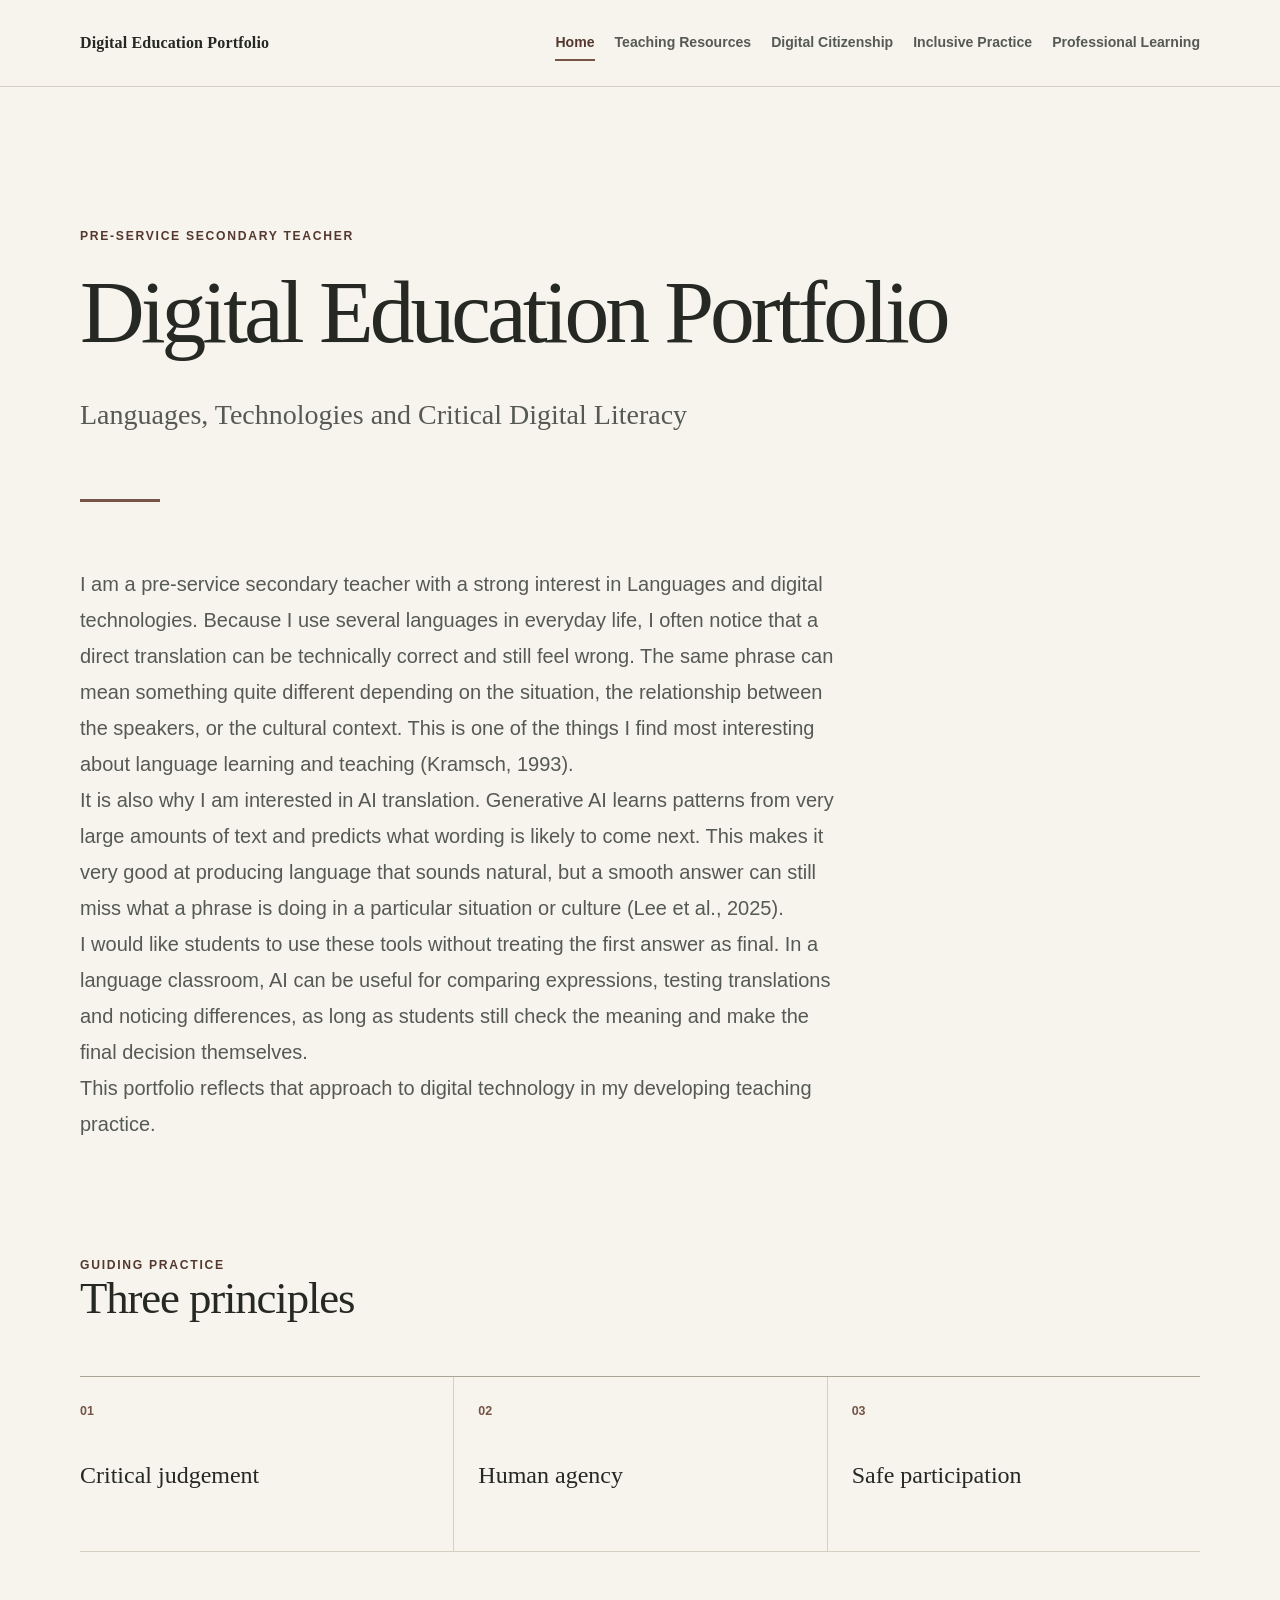
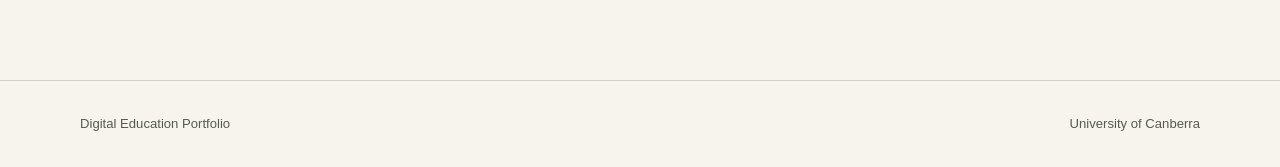
<file: index.html>
<!doctype html>
<html lang="en">
<head>
  <meta charset="utf-8">
  <meta name="viewport" content="width=device-width, initial-scale=1">
  <meta name="description" content="A pre-service secondary teacher portfolio focused on languages, technologies and critical digital literacy.">
  <title>Digital Education Portfolio</title>
  <link rel="stylesheet" href="style.css">
</head>
<body>
  <a class="skip-link" href="#main-content">Skip to main content</a>
  <header class="site-header">
    <div class="header-inner">
      <a class="site-name" href="index.html" aria-label="Digital Education Portfolio home">Digital Education Portfolio</a>
      <nav class="site-nav" aria-label="Primary navigation">
        <ul>
          <li><a href="index.html" aria-current="page">Home</a></li>
          <li><a href="resources.html">Teaching Resources</a></li>
          <li><a href="citizenship.html">Digital Citizenship</a></li>
          <li><a href="inclusive.html">Inclusive Practice</a></li>
          <li><a href="professional.html">Professional Learning</a></li>
        </ul>
      </nav>
    </div>
  </header>

  <main id="main-content">
    <section class="hero section-shell" aria-labelledby="page-title">
      <p class="eyebrow">Pre-service secondary teacher</p>
      <h1 id="page-title">Digital Education Portfolio</h1>
      <p class="hero-subtitle">Languages, Technologies and Critical Digital Literacy</p>
      <div class="hero-rule" aria-hidden="true"></div>
      <div class="prose biography">
        <p>I am a pre-service secondary teacher with a strong interest in Languages and digital technologies. Because I use several languages in everyday life, I often notice that a direct translation can be technically correct and still feel wrong. The same phrase can mean something quite different depending on the situation, the relationship between the speakers, or the cultural context. This is one of the things I find most interesting about language learning and teaching (Kramsch, 1993).</p>
        <p>It is also why I am interested in AI translation. Generative AI learns patterns from very large amounts of text and predicts what wording is likely to come next. This makes it very good at producing language that sounds natural, but a smooth answer can still miss what a phrase is doing in a particular situation or culture (Lee et al., 2025).</p>
        <p>I would like students to use these tools without treating the first answer as final. In a language classroom, AI can be useful for comparing expressions, testing translations and noticing differences, as long as students still check the meaning and make the final decision themselves.</p>
        <p>This portfolio reflects that approach to digital technology in my developing teaching practice.</p>
      </div>
    </section>

    <section class="principles section-shell" aria-labelledby="principles-title">
      <div class="section-heading-row">
        <p class="section-kicker">Guiding practice</p>
        <h2 id="principles-title">Three principles</h2>
      </div>
      <div class="principle-list">
        <article>
          <p class="principle-number" aria-hidden="true">01</p>
          <h3>Critical judgement</h3>
        </article>
        <article>
          <p class="principle-number" aria-hidden="true">02</p>
          <h3>Human agency</h3>
        </article>
        <article>
          <p class="principle-number" aria-hidden="true">03</p>
          <h3>Safe participation</h3>
        </article>
      </div>
    </section>
  </main>

  <footer class="site-footer">
    <div class="footer-inner">
      <p>Digital Education Portfolio</p>
      <p>University of Canberra</p>
    </div>
  </footer>
</body>
</html>
</file>
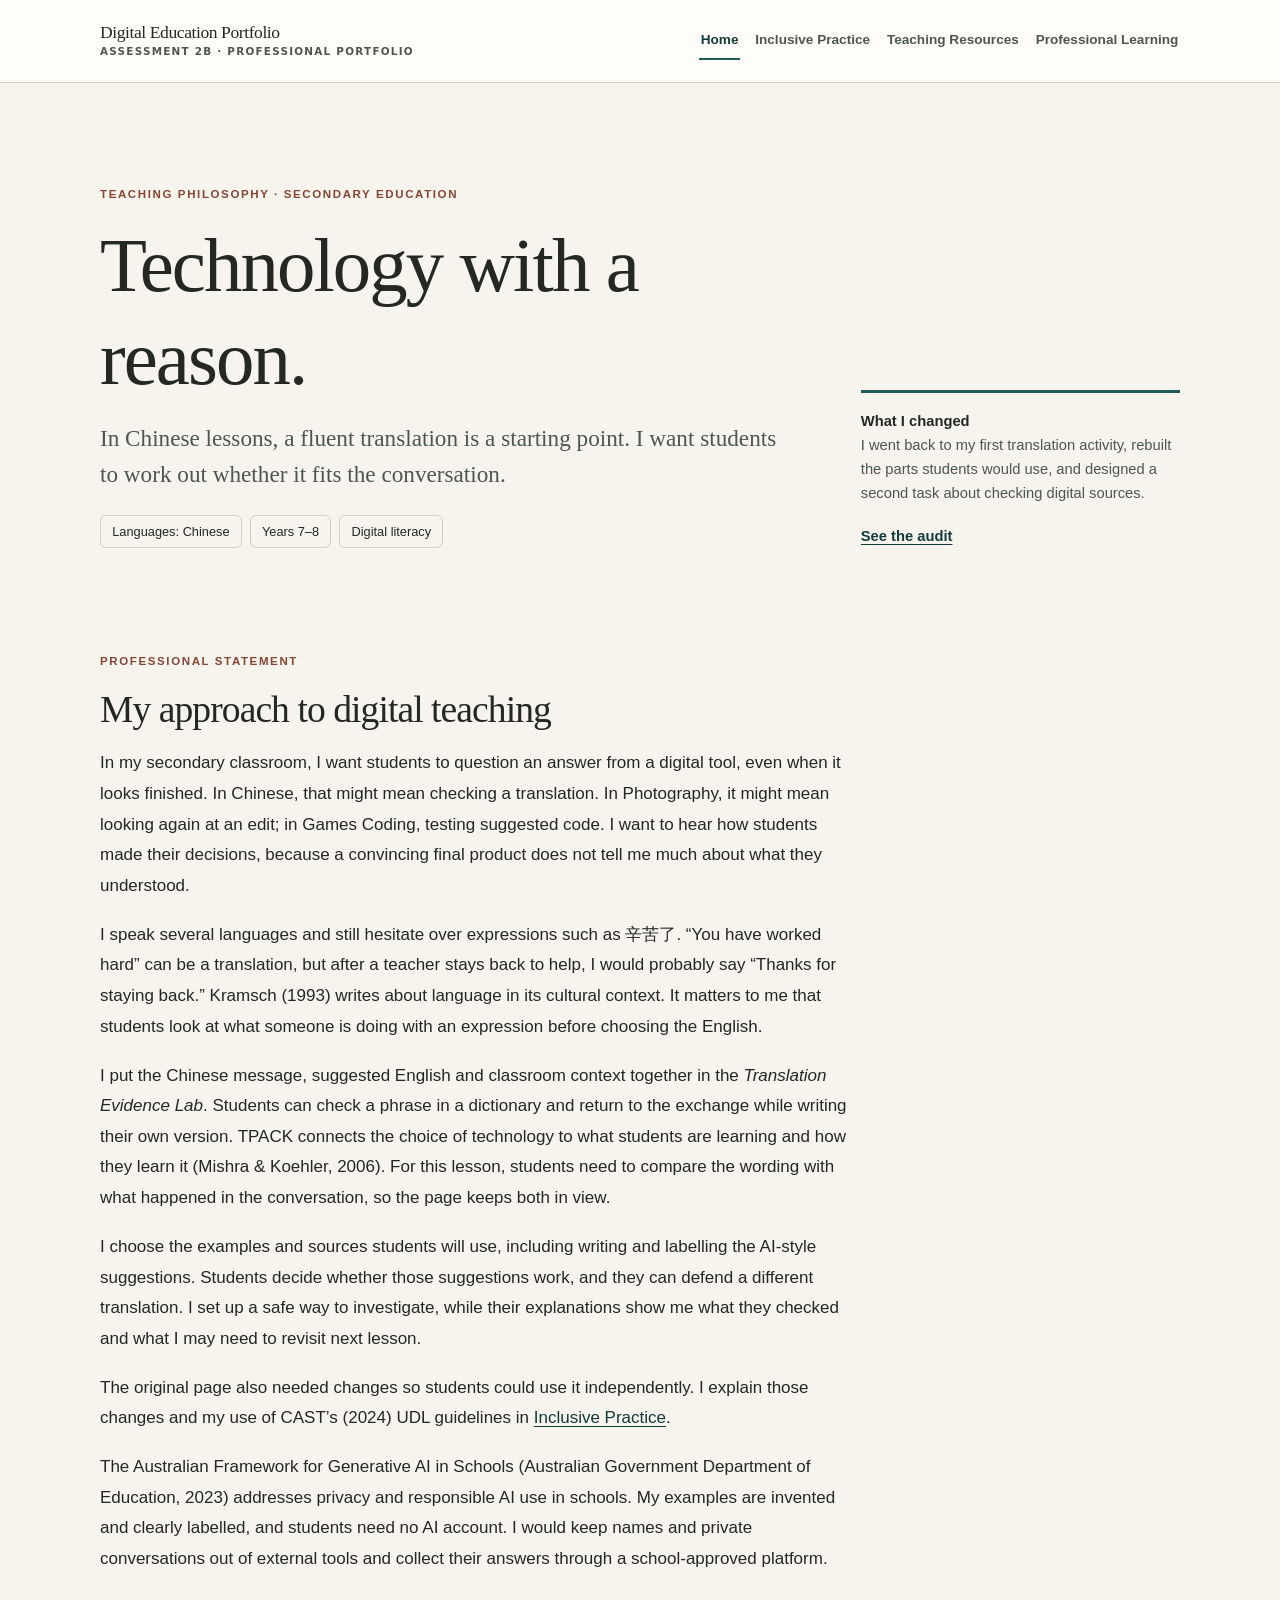
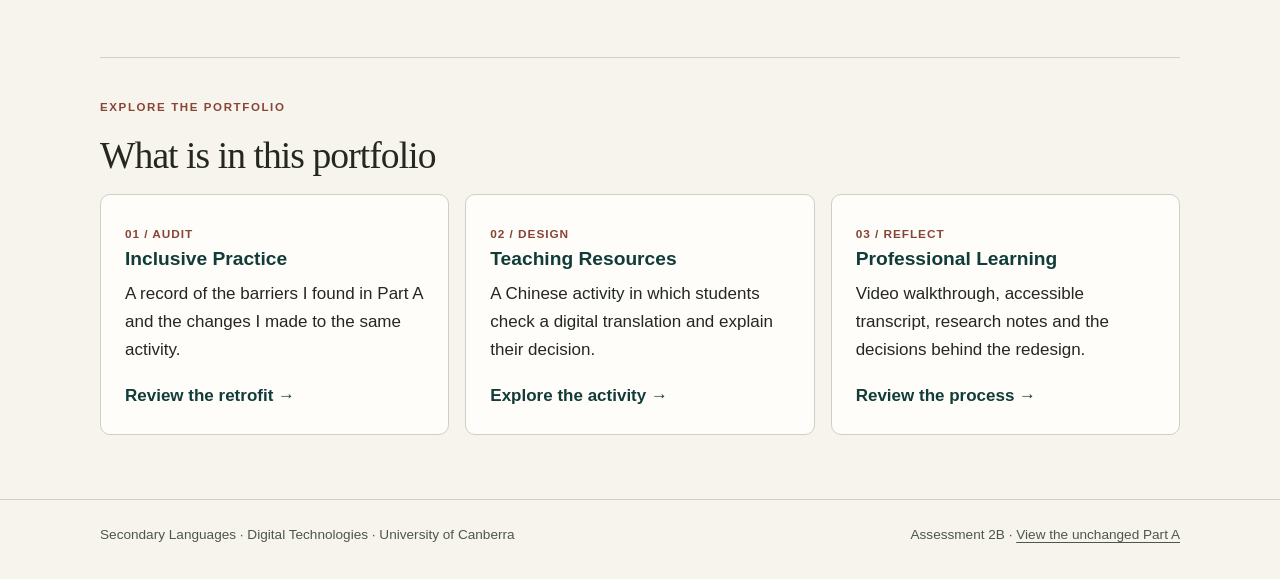
<file: part-b/index.html>
<!doctype html>
<html lang="en">
<head>
<meta charset="utf-8"><meta name="viewport" content="width=device-width,initial-scale=1">
<meta name="description" content="Professional philosophy: purposeful, inclusive and safe technology use in secondary classrooms.">
<title>Teaching Philosophy | Digital Education Portfolio · Part B</title>
<link rel="stylesheet" href="assets/site.css">
</head>
<body>
<a class="skip" href="#main">Skip to main content</a>
<header class="site-header"><div class="shell header-inner">
<a class="brand" href="index.html">Digital Education Portfolio<small>Assessment 2B · Professional Portfolio</small></a>
<nav class="site-nav" aria-label="Main navigation"><ul><li><a href="index.html" aria-current="page">Home</a></li><li><a href="inclusive.html">Inclusive Practice</a></li><li><a href="resources.html">Teaching Resources</a></li><li><a href="professional.html">Professional Learning</a></li></ul></nav>
</div></header>
<main id="main">
<section class="hero shell">
<p class="eyebrow">Teaching philosophy · Secondary education</p>
<div class="hero-split">
<div><h1>Technology with a reason.</h1>
<p class="lead">In Chinese lessons, a fluent translation is a starting point. I want students to work out whether it fits the conversation.</p>
<div class="inline-meta"><span>Languages: Chinese</span><span>Years 7–8</span><span>Digital literacy</span></div>
</div>
<aside class="hero-note"><strong>What I changed</strong><p>I went back to my first translation activity, rebuilt the parts students would use, and designed a second task about checking digital sources.</p><a class="text-link" href="inclusive.html">See the audit</a></aside>
</div></section>
<section class="section shell">
<p class="eyebrow">Professional statement</p>
<div class="prose">
<h2>My approach to digital teaching</h2>
<p>In my secondary classroom, I want students to question an answer from a digital tool, even when it looks finished. In Chinese, that might mean checking a translation. In Photography, it might mean looking again at an edit; in Games Coding, testing suggested code. I want to hear how students made their decisions, because a convincing final product does not tell me much about what they understood.</p>
<p>I speak several languages and still hesitate over expressions such as <span lang="zh-Hans">辛苦了</span>. “You have worked hard” can be a translation, but after a teacher stays back to help, I would probably say “Thanks for staying back.” Kramsch (1993) writes about language in its cultural context. It matters to me that students look at what someone is doing with an expression before choosing the English.</p>
<p>I put the Chinese message, suggested English and classroom context together in the <em>Translation Evidence Lab</em>. Students can check a phrase in a dictionary and return to the exchange while writing their own version. TPACK connects the choice of technology to what students are learning and how they learn it (Mishra &amp; Koehler, 2006). For this lesson, students need to compare the wording with what happened in the conversation, so the page keeps both in view.</p>
<p>I choose the examples and sources students will use, including writing and labelling the AI-style suggestions. Students decide whether those suggestions work, and they can defend a different translation. I set up a safe way to investigate, while their explanations show me what they checked and what I may need to revisit next lesson.</p>
<p>The original page also needed changes so students could use it independently. I explain those changes and my use of CAST’s (2024) UDL guidelines in <a href="inclusive.html">Inclusive Practice</a>.</p>
<p>The Australian Framework for Generative AI in Schools (Australian Government Department of Education, 2023) addresses privacy and responsible AI use in schools. My examples are invented and clearly labelled, and students need no AI account. I would keep names and private conversations out of external tools and collect their answers through a school-approved platform.</p>
</div>
</section>
<section class="section shell">
<p class="eyebrow">Explore the portfolio</p><h2>What is in this portfolio</h2>
<div class="columns-3">
<a class="card link-card" href="inclusive.html"><span class="number">01 / AUDIT</span><h3>Inclusive Practice</h3><p>A record of the barriers I found in Part A and the changes I made to the same activity.</p><strong>Review the retrofit →</strong></a>
<a class="card link-card" href="resources.html"><span class="number">02 / DESIGN</span><h3>Teaching Resources</h3><p>A Chinese activity in which students check a digital translation and explain their decision.</p><strong>Explore the activity →</strong></a>
<a class="card link-card" href="professional.html"><span class="number">03 / REFLECT</span><h3>Professional Learning</h3><p>Video walkthrough, accessible transcript, research notes and the decisions behind the redesign.</p><strong>Review the process →</strong></a>
</div></section>
</main>
<footer class="footer"><div class="shell footer-inner"><span>Secondary Languages · Digital Technologies · University of Canberra</span><span>Assessment 2B · <a href="../index.html">View the unchanged Part A</a></span></div></footer>
</body></html>
</file>
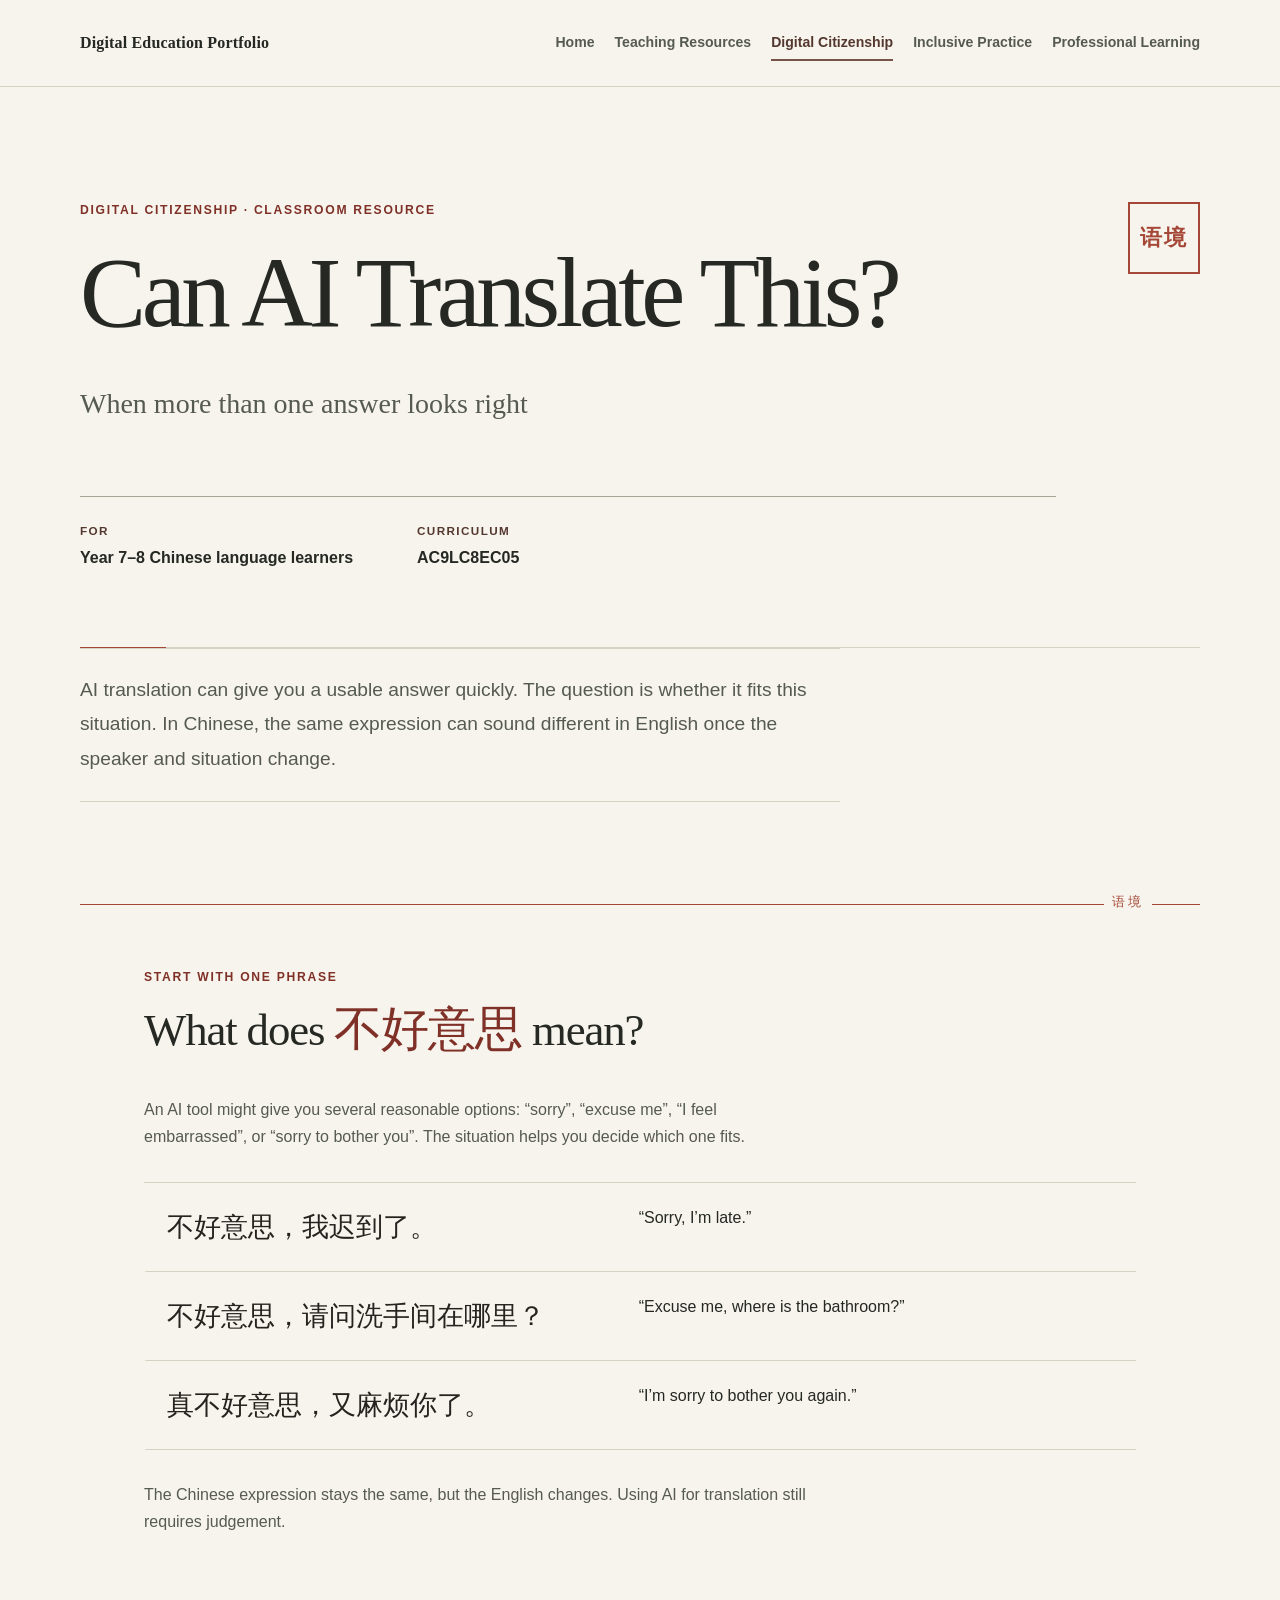
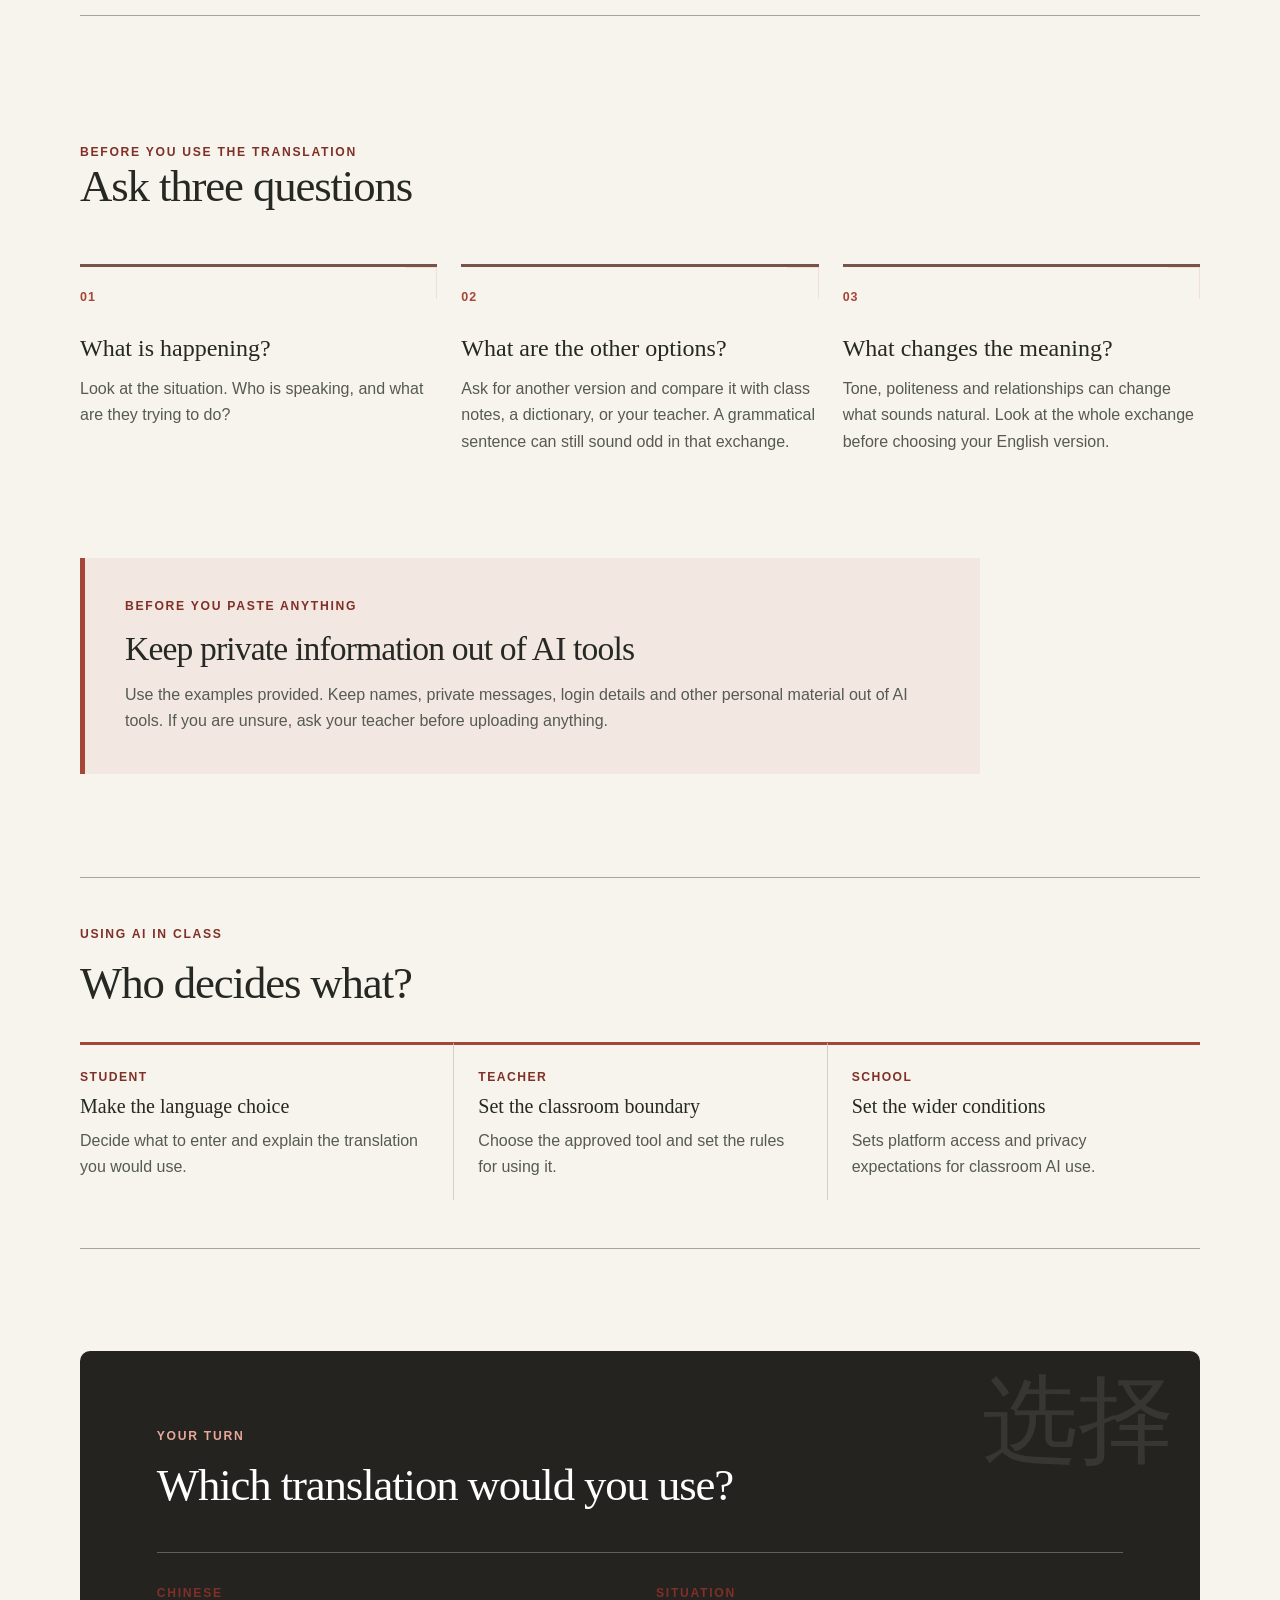
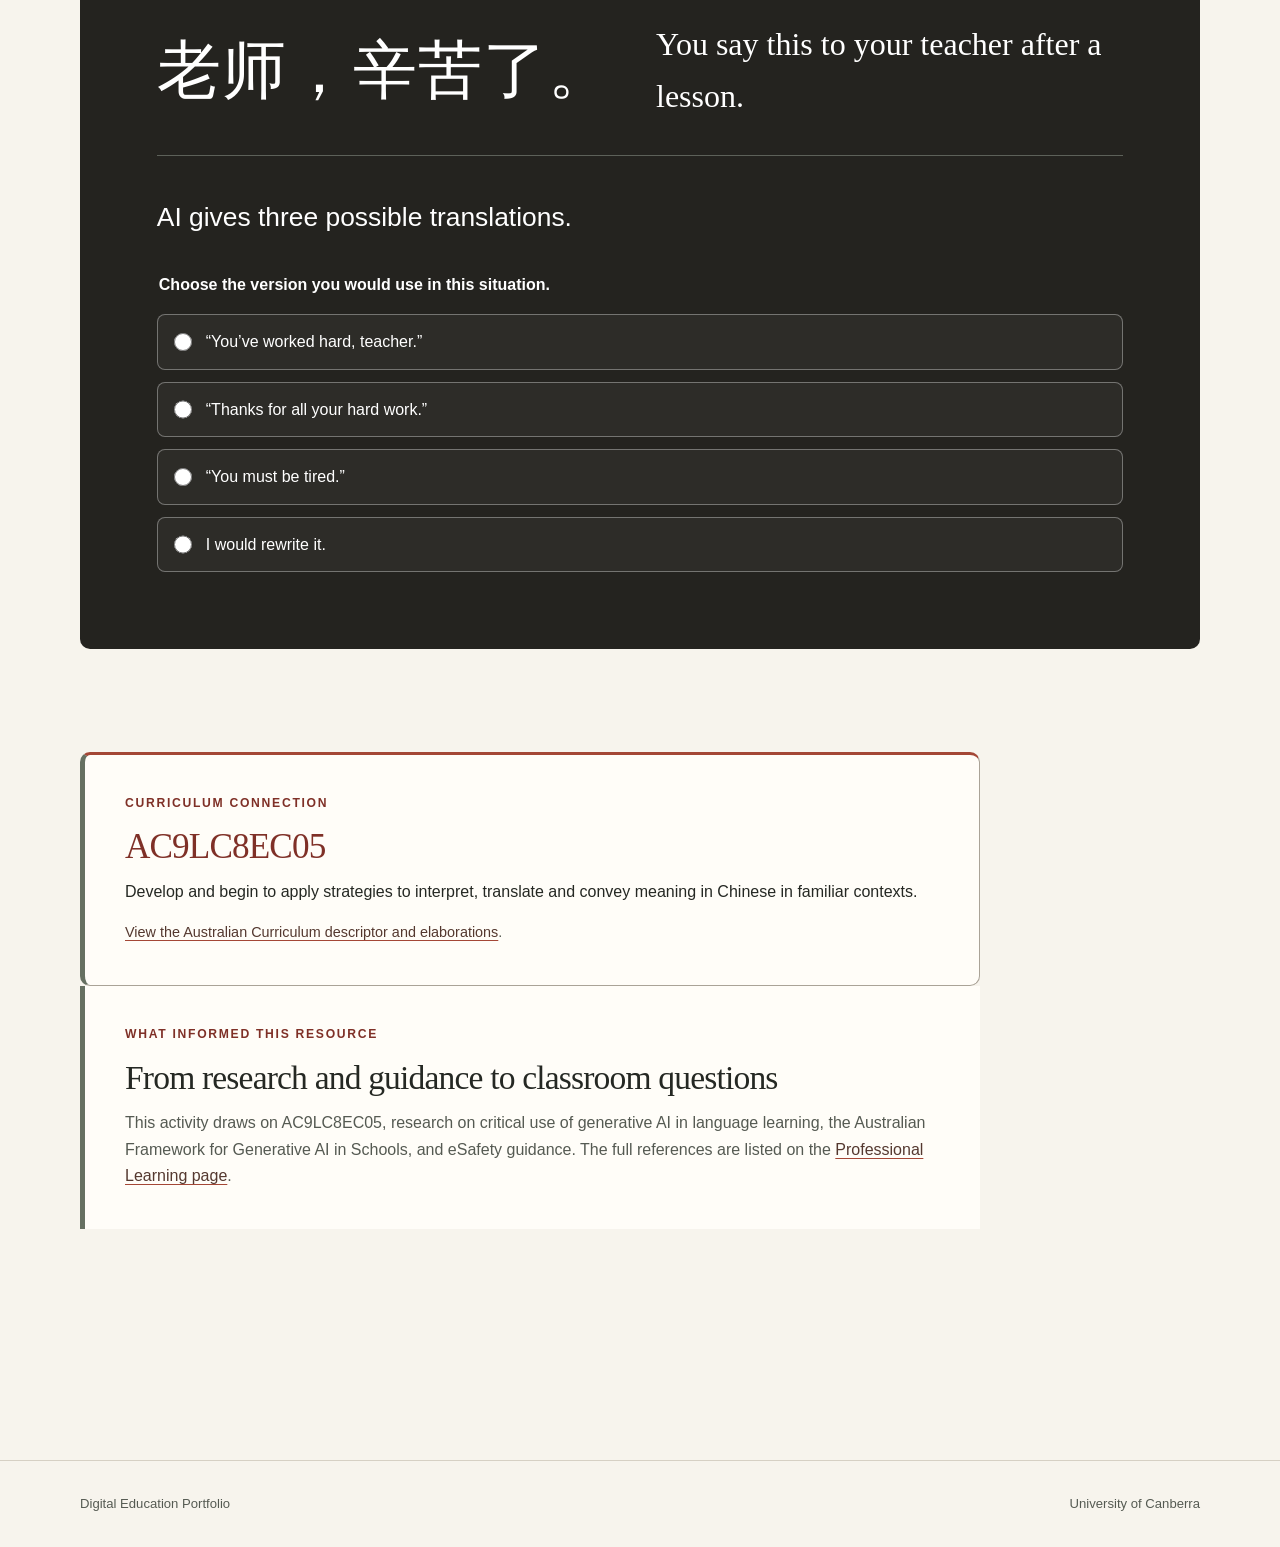
<file: citizenship.html>
<!doctype html>
<html lang="en">
<head>
  <meta charset="utf-8">
  <meta name="viewport" content="width=device-width, initial-scale=1">
  <meta name="description" content="Can AI Translate This? A context and judgement guide for Year 7–8 Chinese language learners.">
  <title>Can AI Translate This? | Digital Education Portfolio</title>
  <link rel="stylesheet" href="style.css">
  <link rel="stylesheet" href="interaction.css?v=4">
</head>
<body>
  <a class="skip-link" href="#main-content">Skip to main content</a>
  <header class="site-header">
    <div class="header-inner">
      <a class="site-name" href="index.html" aria-label="Digital Education Portfolio home">Digital Education Portfolio</a>
      <nav class="site-nav" aria-label="Primary navigation">
        <ul>
          <li><a href="index.html">Home</a></li>
          <li><a href="resources.html">Teaching Resources</a></li>
          <li><a href="citizenship.html" aria-current="page">Digital Citizenship</a></li>
          <li><a href="inclusive.html">Inclusive Practice</a></li>
          <li><a href="professional.html">Professional Learning</a></li>
        </ul>
      </nav>
    </div>
  </header>

  <main id="main-content">
    <article class="student-resource">
      <header class="resource-hero section-shell">
        <p class="eyebrow">Digital citizenship · Classroom resource</p>
        <h1>Can AI Translate This?</h1>
        <p class="hero-subtitle">When more than one answer looks right</p>
        <div class="subject-seal" aria-hidden="true">语境</div>
        <dl class="resource-facts">
          <div>
            <dt>For</dt>
            <dd>Year 7–8 Chinese language learners</dd>
          </div>
          <div>
            <dt>Curriculum</dt>
            <dd>AC9LC8EC05</dd>
          </div>
        </dl>
      </header>

      <div class="section-shell resource-body">
        <section class="student-intro" aria-labelledby="resource-intro-title">
          <h2 id="resource-intro-title" class="visually-hidden">About this resource</h2>
          <p>AI translation can give you a usable answer quickly. The question is whether it fits this situation. In Chinese, the same expression can sound different in English once the speaker and situation change.</p>
        </section>

        <section class="worked-example" aria-labelledby="worked-example-title">
          <p class="section-kicker">Start with one phrase</p>
          <h2 id="worked-example-title">What does <span lang="zh-Hans">不好意思</span> mean?</h2>
          <p class="example-prompt">An AI tool might give you several reasonable options: “sorry”, “excuse me”, “I feel embarrassed”, or “sorry to bother you”. The situation helps you decide which one fits.</p>

          <div class="scenario-list">
            <div class="scenario-item">
              <p class="scenario-chinese" lang="zh-Hans">不好意思，我迟到了。</p>
              <p>“Sorry, I’m late.”</p>
            </div>
            <div class="scenario-item">
              <p class="scenario-chinese" lang="zh-Hans">不好意思，请问洗手间在哪里？</p>
              <p>“Excuse me, where is the bathroom?”</p>
            </div>
            <div class="scenario-item">
              <p class="scenario-chinese" lang="zh-Hans">真不好意思，又麻烦你了。</p>
              <p>“I’m sorry to bother you again.”</p>
            </div>
          </div>

          <p class="example-prompt">The Chinese expression stays the same, but the English changes. Using AI for translation still requires judgement.</p>
        </section>

        <section aria-labelledby="questions-title">
          <div class="section-heading-row">
            <p class="section-kicker">Before you use the translation</p>
            <h2 id="questions-title">Ask three questions</h2>
          </div>

          <div class="guidance-grid">
            <article class="guidance-item">
              <p class="guidance-number">01</p>
              <h3>What is happening?</h3>
              <p>Look at the situation. Who is speaking, and what are they trying to do?</p>
            </article>

            <article class="guidance-item">
              <p class="guidance-number">02</p>
              <h3>What are the other options?</h3>
              <p>Ask for another version and compare it with class notes, a dictionary, or your teacher. A grammatical sentence can still sound odd in that exchange.</p>
            </article>

            <article class="guidance-item">
              <p class="guidance-number">03</p>
              <h3>What changes the meaning?</h3>
              <p>Tone, politeness and relationships can change what sounds natural. Look at the whole exchange before choosing your English version.</p>
            </article>
          </div>
        </section>

        <aside class="privacy-note" aria-labelledby="privacy-title">
          <p class="section-kicker">Before you paste anything</p>
          <h2 id="privacy-title">Keep private information out of AI tools</h2>
          <p>Use the examples provided. Keep names, private messages, login details and other personal material out of AI tools. If you are unsure, ask your teacher before uploading anything.</p>
        </aside>

        <section class="responsibility-strip" aria-labelledby="responsibility-title">
          <p class="section-kicker">Using AI in class</p>
          <h2 id="responsibility-title">Who decides what?</h2>
          <div class="responsibility-grid">
            <article>
              <p class="responsibility-role">Student</p>
              <h3>Make the language choice</h3>
              <p>Decide what to enter and explain the translation you would use.</p>
            </article>
            <article>
              <p class="responsibility-role">Teacher</p>
              <h3>Set the classroom boundary</h3>
              <p>Choose the approved tool and set the rules for using it.</p>
            </article>
            <article>
              <p class="responsibility-role">School</p>
              <h3>Set the wider conditions</h3>
              <p>Sets platform access and privacy expectations for classroom AI use.</p>
            </article>
          </div>
        </section>

        <section class="classroom-challenge" aria-labelledby="challenge-title">
          <p class="section-kicker light">Your turn</p>
          <h2 id="challenge-title">Which translation would you use?</h2>
          <div class="challenge-pair">
            <div>
              <p class="challenge-label">Chinese</p>
              <p class="challenge-chinese" lang="zh-Hans">老师，辛苦了。</p>
            </div>
            <div>
              <p class="challenge-label">Situation</p>
              <p>You say this to your teacher after a lesson.</p>
            </div>
          </div>

          <p class="challenge-question">AI gives three possible translations.</p>

          <fieldset class="choice-set">
            <legend>Choose the version you would use in this situation.</legend>
            <div class="choice-options">
              <div class="choice-option">
                <input type="radio" id="choice-one" name="translation-choice" data-label="You’ve worked hard, teacher.">
                <label for="choice-one">“You’ve worked hard, teacher.”</label>
              </div>
              <div class="choice-option">
                <input type="radio" id="choice-two" name="translation-choice" data-label="Thanks for all your hard work.">
                <label for="choice-two">“Thanks for all your hard work.”</label>
              </div>
              <div class="choice-option">
                <input type="radio" id="choice-three" name="translation-choice" data-label="You must be tired.">
                <label for="choice-three">“You must be tired.”</label>
              </div>
              <div class="choice-option">
                <input type="radio" id="choice-four" name="translation-choice" data-label="I would rewrite it.">
                <label for="choice-four">I would rewrite it.</label>
              </div>
            </div>
          </fieldset>

          <div id="choice-reflection" class="choice-reflection" aria-live="polite" hidden>
            <p><strong>You chose:</strong> <span id="selected-choice"></span> What in the situation makes this choice work for you?</p>
          </div>
        </section>

        <aside class="curriculum-connection" aria-labelledby="curriculum-title">
          <p class="section-kicker">Curriculum connection</p>
          <h2 id="curriculum-title">AC9LC8EC05</h2>
          <p>Develop and begin to apply strategies to interpret, translate and convey meaning in Chinese in familiar contexts.</p>
          <p class="source-note"><a href="https://www.scootle.edu.au/ec/search?accContentId=AC9LC8EC05">View the Australian Curriculum descriptor and elaborations</a>.</p>
        </aside>

        <section class="evidence-note" aria-labelledby="evidence-title">
          <p class="section-kicker">What informed this resource</p>
          <h2 id="evidence-title">From research and guidance to classroom questions</h2>
          <p>This activity draws on AC9LC8EC05, research on critical use of generative AI in language learning, the Australian Framework for Generative AI in Schools, and eSafety guidance. The full references are listed on the <a href="professional.html#references">Professional Learning page</a>.</p>
        </section>
      </div>
    </article>
  </main>

  <footer class="site-footer">
    <div class="footer-inner">
      <p>Digital Education Portfolio</p>
      <p>University of Canberra</p>
    </div>
  </footer>

  <script src="citizenship.js?v=4"></script>
</body>
</html>
</file>
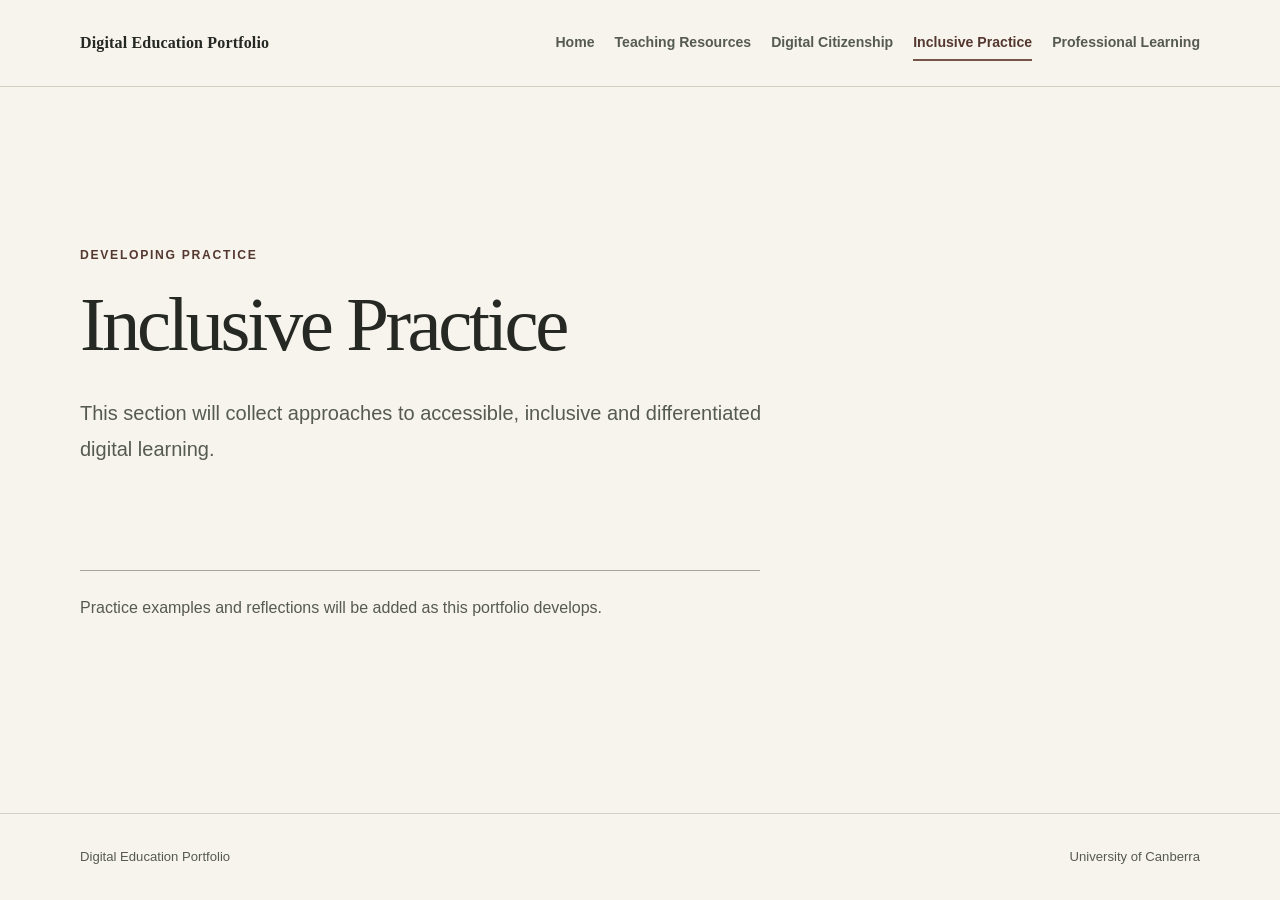
<file: inclusive.html>
<!doctype html>
<html lang="en">
<head>
  <meta charset="utf-8">
  <meta name="viewport" content="width=device-width, initial-scale=1">
  <meta name="description" content="Inclusive practice in accessible and differentiated digital learning.">
  <title>Inclusive Practice | Digital Education Portfolio</title>
  <link rel="stylesheet" href="style.css">
</head>
<body>
  <a class="skip-link" href="#main-content">Skip to main content</a>
  <header class="site-header">
    <div class="header-inner">
      <a class="site-name" href="index.html" aria-label="Digital Education Portfolio home">Digital Education Portfolio</a>
      <nav class="site-nav" aria-label="Primary navigation">
        <ul>
          <li><a href="index.html">Home</a></li>
          <li><a href="resources.html">Teaching Resources</a></li>
          <li><a href="citizenship.html">Digital Citizenship</a></li>
          <li><a href="inclusive.html" aria-current="page">Inclusive Practice</a></li>
          <li><a href="professional.html">Professional Learning</a></li>
        </ul>
      </nav>
    </div>
  </header>

  <main id="main-content" class="section-shell page-main placeholder-page">
    <header class="page-intro">
      <p class="eyebrow">Developing practice</p>
      <h1>Inclusive Practice</h1>
      <p class="lede">This section will collect approaches to accessible, inclusive and differentiated digital learning.</p>
    </header>
    <div class="placeholder-note" aria-label="Section status">
      <p>Practice examples and reflections will be added as this portfolio develops.</p>
    </div>
  </main>

  <footer class="site-footer">
    <div class="footer-inner">
      <p>Digital Education Portfolio</p>
      <p>University of Canberra</p>
    </div>
  </footer>
</body>
</html>
</file>
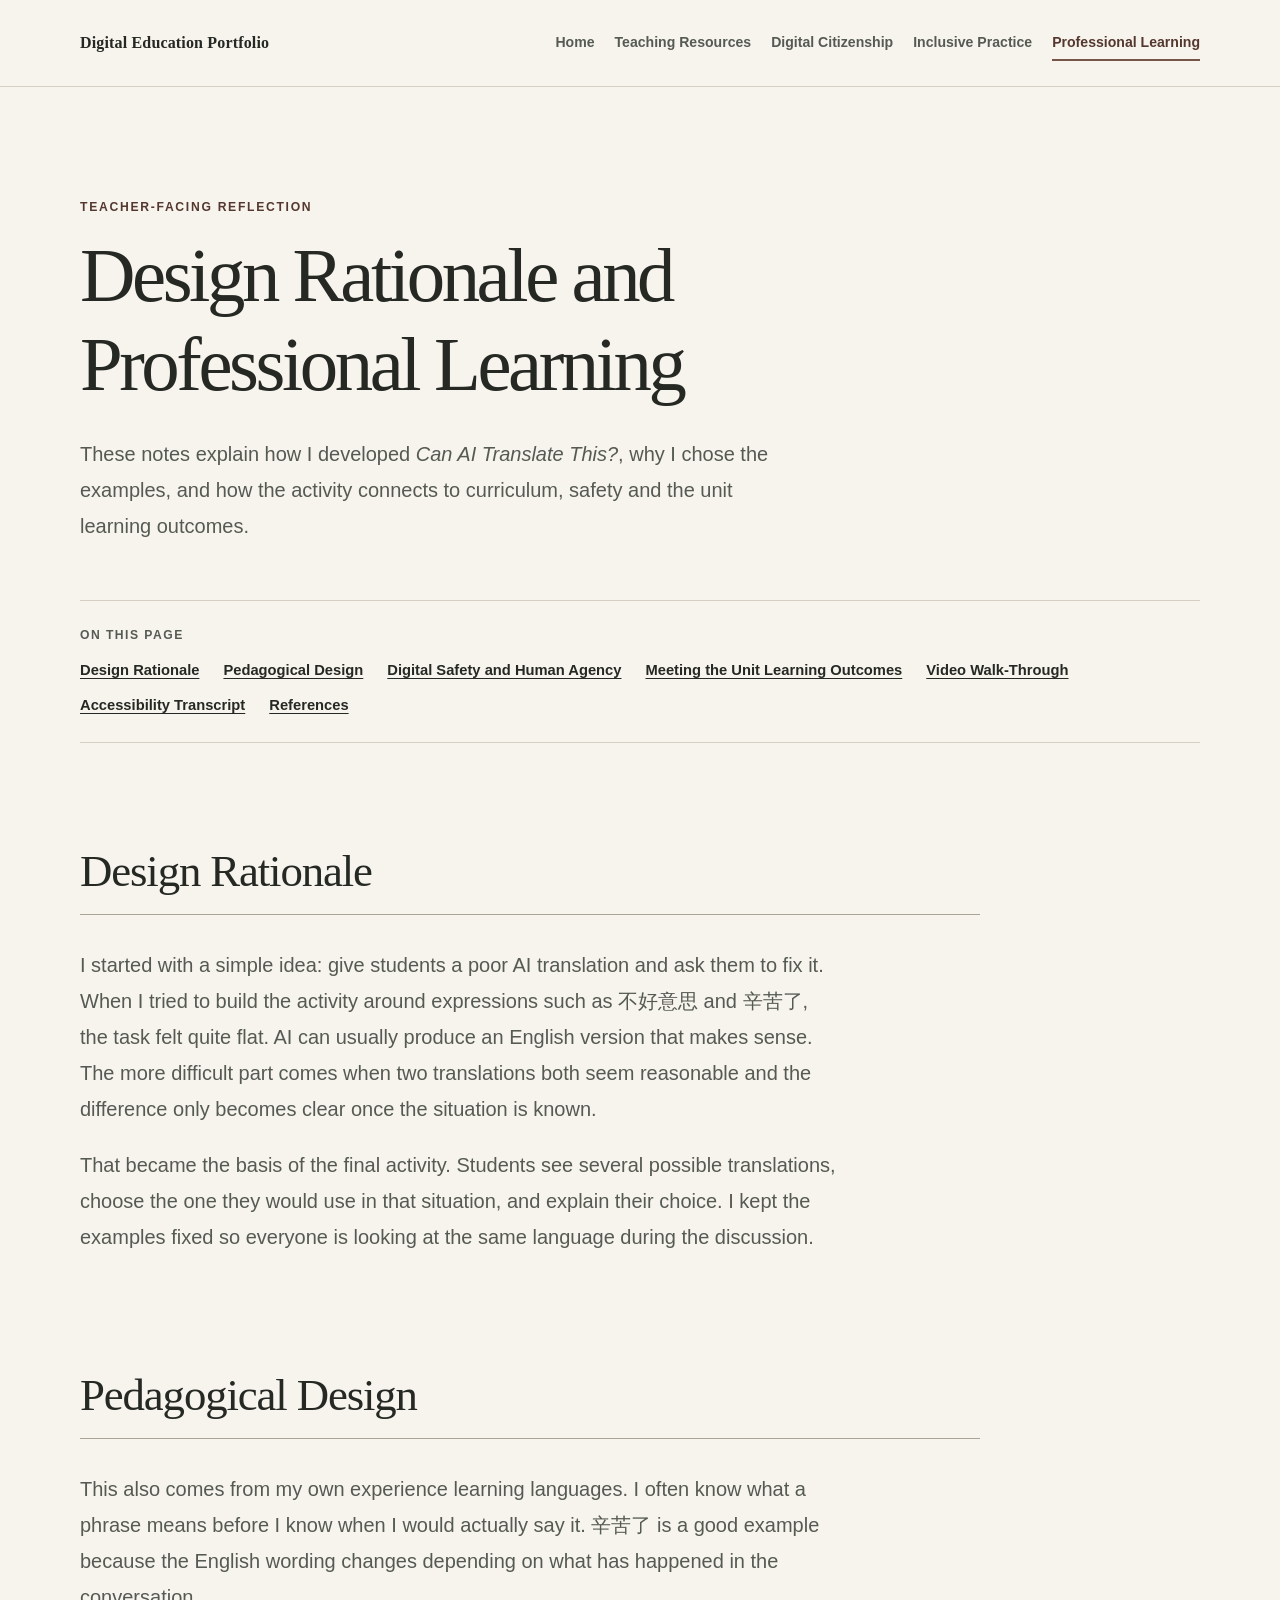
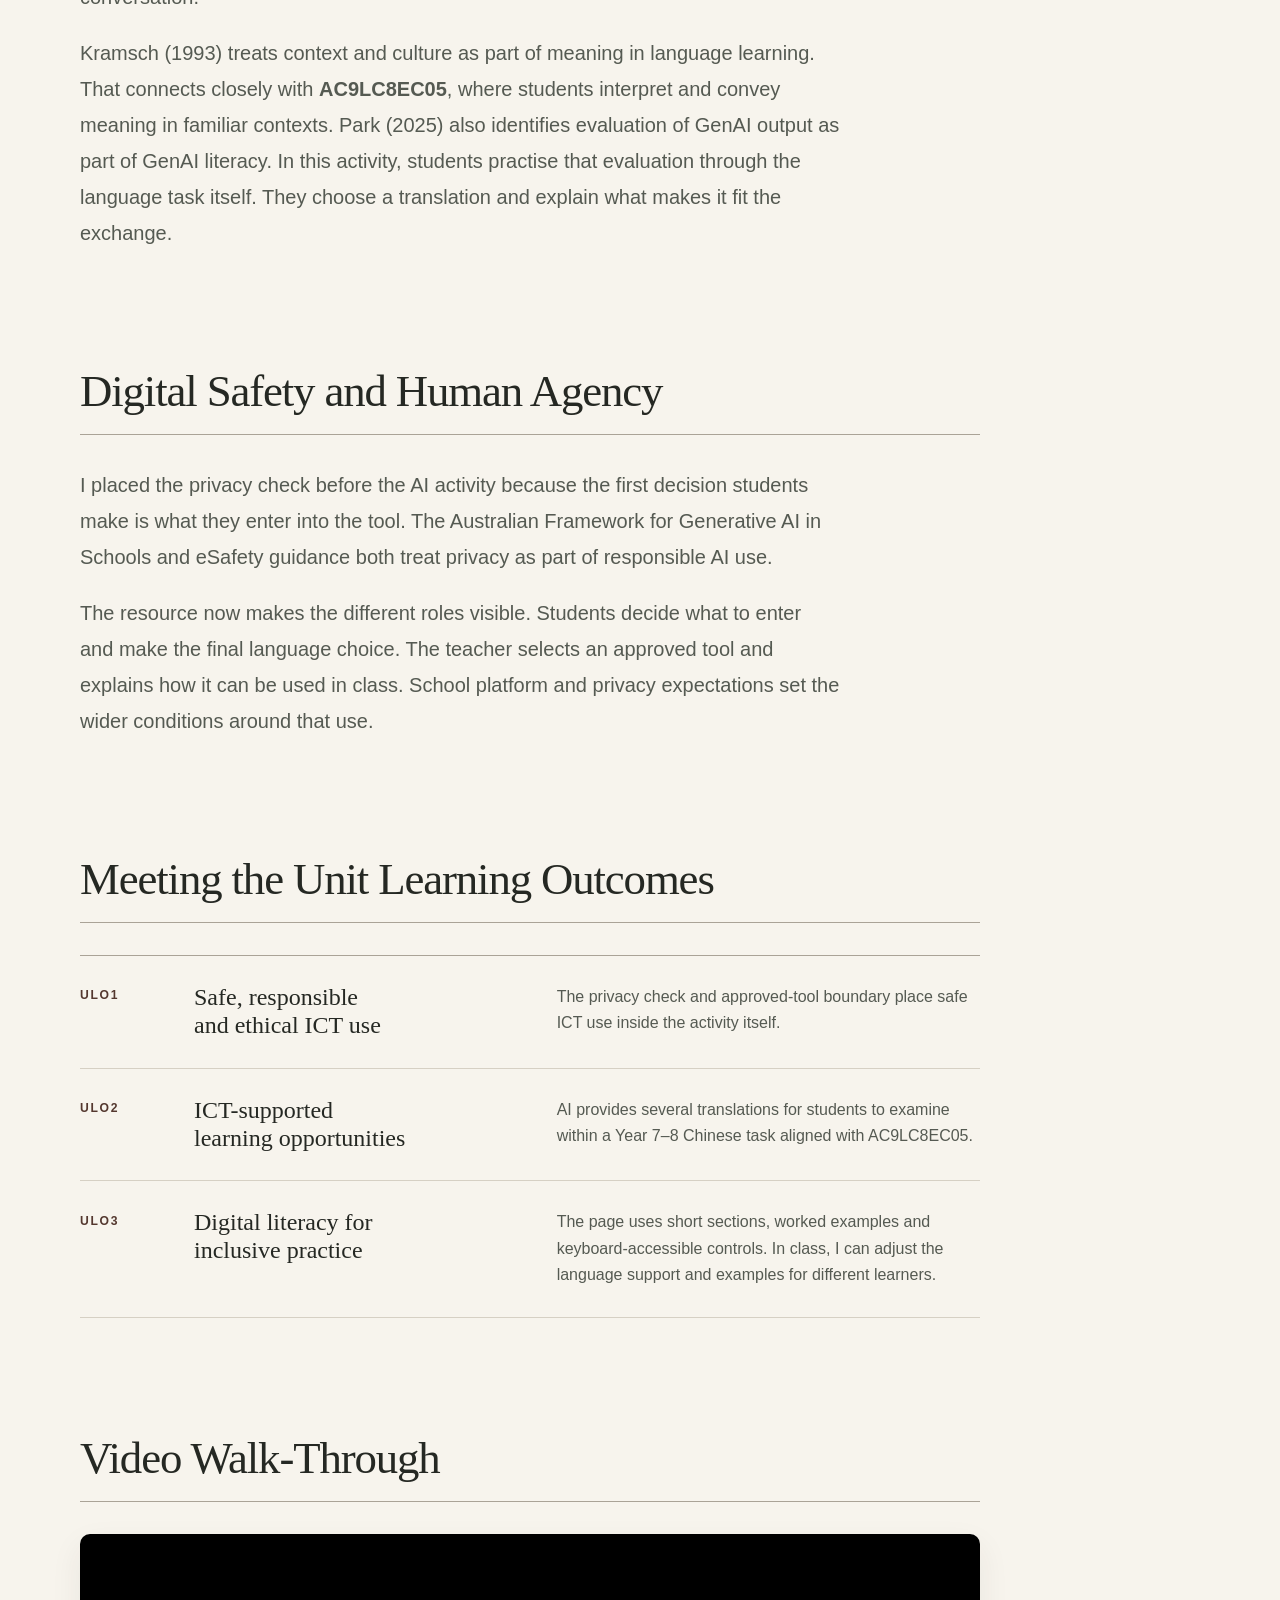
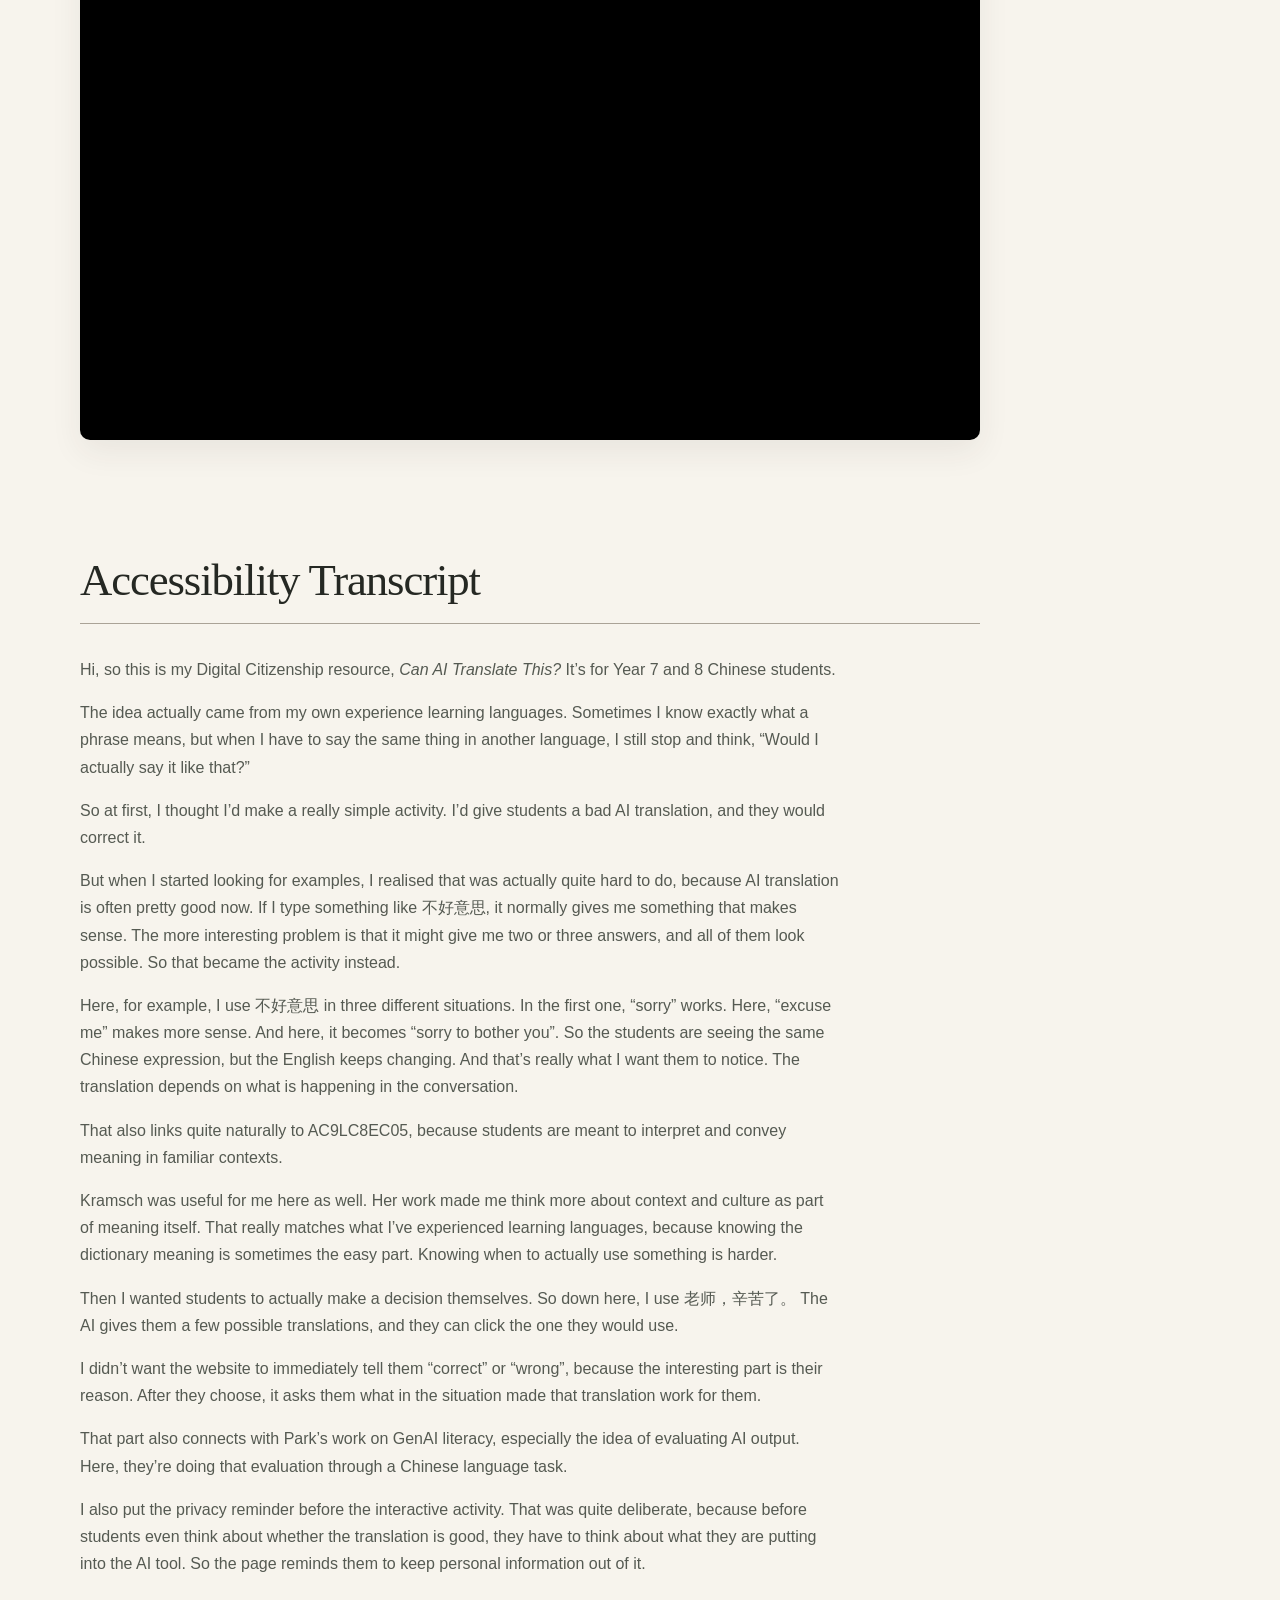
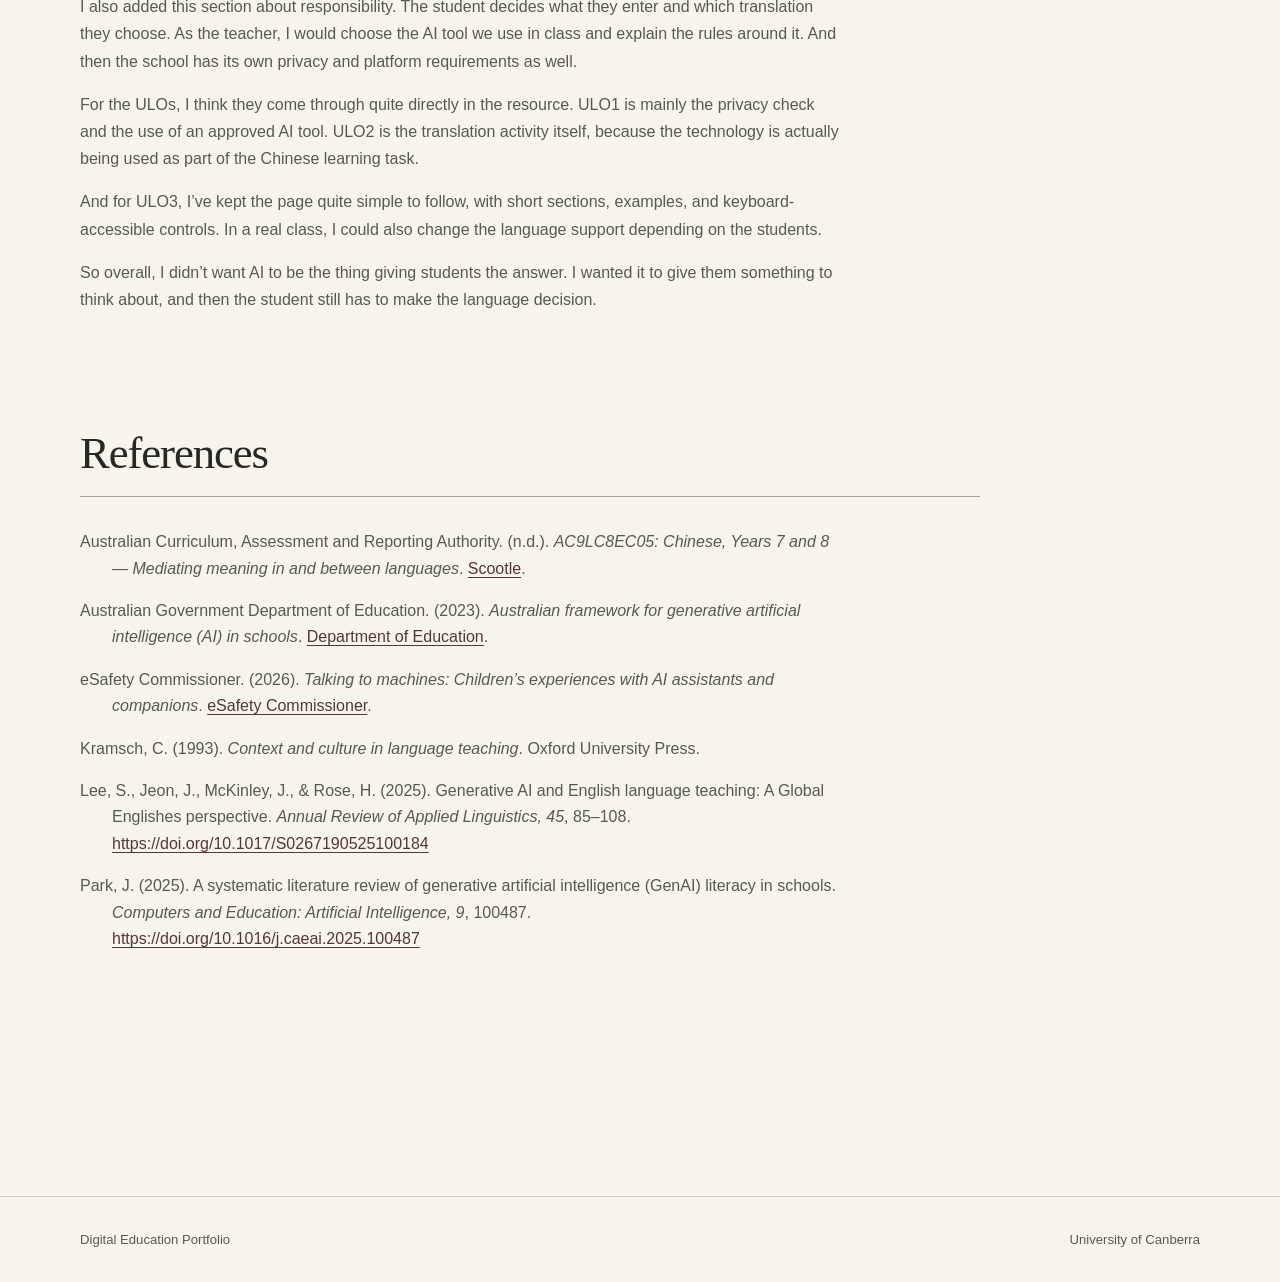
<file: professional.html>
<!doctype html>
<html lang="en">
<head>
  <meta charset="utf-8">
  <meta name="viewport" content="width=device-width, initial-scale=1">
  <meta name="description" content="Design rationale, unit learning outcomes and professional learning for a digital education portfolio.">
  <title>Design Rationale and Professional Learning | Digital Education Portfolio</title>
  <link rel="stylesheet" href="style.css">
</head>
<body>
  <a class="skip-link" href="#main-content">Skip to main content</a>
  <header class="site-header">
    <div class="header-inner">
      <a class="site-name" href="index.html" aria-label="Digital Education Portfolio home">Digital Education Portfolio</a>
      <nav class="site-nav" aria-label="Primary navigation">
        <ul>
          <li><a href="index.html">Home</a></li>
          <li><a href="resources.html">Teaching Resources</a></li>
          <li><a href="citizenship.html">Digital Citizenship</a></li>
          <li><a href="inclusive.html">Inclusive Practice</a></li>
          <li><a href="professional.html" aria-current="page">Professional Learning</a></li>
        </ul>
      </nav>
    </div>
  </header>

  <main id="main-content" class="section-shell page-main academic-page">
    <header class="page-intro">
      <p class="eyebrow">Teacher-facing reflection</p>
      <h1>Design Rationale and Professional Learning</h1>
      <p class="lede">These notes explain how I developed <em>Can AI Translate This?</em>, why I chose the examples, and how the activity connects to curriculum, safety and the unit learning outcomes.</p>
    </header>

    <nav class="on-page-nav" aria-label="On this page">
      <p>On this page</p>
      <ul>
        <li><a href="#design-rationale">Design Rationale</a></li>
        <li><a href="#pedagogical-design">Pedagogical Design</a></li>
        <li><a href="#digital-safety">Digital Safety and Human Agency</a></li>
        <li><a href="#unit-outcomes">Meeting the Unit Learning Outcomes</a></li>
        <li><a href="#video">Video Walk-Through</a></li>
        <li><a href="#transcript">Accessibility Transcript</a></li>
        <li><a href="#references">References</a></li>
      </ul>
    </nav>

    <div class="academic-content">
      <section id="design-rationale" aria-labelledby="design-rationale-title">
        <h2 id="design-rationale-title">Design Rationale</h2>
        <div class="prose">
          <p>I started with a simple idea: give students a poor AI translation and ask them to fix it. When I tried to build the activity around expressions such as <span lang="zh-Hans">不好意思</span> and <span lang="zh-Hans">辛苦了</span>, the task felt quite flat. AI can usually produce an English version that makes sense. The more difficult part comes when two translations both seem reasonable and the difference only becomes clear once the situation is known.</p>
          <p>That became the basis of the final activity. Students see several possible translations, choose the one they would use in that situation, and explain their choice. I kept the examples fixed so everyone is looking at the same language during the discussion.</p>
        </div>
      </section>

      <section id="pedagogical-design" aria-labelledby="pedagogical-design-title">
        <h2 id="pedagogical-design-title">Pedagogical Design</h2>
        <div class="prose">
          <p>This also comes from my own experience learning languages. I often know what a phrase means before I know when I would actually say it. <span lang="zh-Hans">辛苦了</span> is a good example because the English wording changes depending on what has happened in the conversation.</p>
          <p>Kramsch (1993) treats context and culture as part of meaning in language learning. That connects closely with <strong>AC9LC8EC05</strong>, where students interpret and convey meaning in familiar contexts. Park (2025) also identifies evaluation of GenAI output as part of GenAI literacy. In this activity, students practise that evaluation through the language task itself. They choose a translation and explain what makes it fit the exchange.</p>
        </div>
      </section>

      <section id="digital-safety" aria-labelledby="digital-safety-title">
        <h2 id="digital-safety-title">Digital Safety and Human Agency</h2>
        <div class="prose">
          <p>I placed the privacy check before the AI activity because the first decision students make is what they enter into the tool. The Australian Framework for Generative AI in Schools and eSafety guidance both treat privacy as part of responsible AI use.</p>
          <p>The resource now makes the different roles visible. Students decide what to enter and make the final language choice. The teacher selects an approved tool and explains how it can be used in class. School platform and privacy expectations set the wider conditions around that use.</p>
        </div>
      </section>

      <section id="unit-outcomes" aria-labelledby="unit-outcomes-title">
        <h2 id="unit-outcomes-title">Meeting the Unit Learning Outcomes</h2>
        <div class="ulo-list">
          <section aria-labelledby="ulo1-title">
            <p class="ulo-label">ULO1</p>
            <h3 id="ulo1-title">Safe, responsible and ethical ICT use</h3>
            <p>The privacy check and approved-tool boundary place safe ICT use inside the activity itself.</p>
          </section>
          <section aria-labelledby="ulo2-title">
            <p class="ulo-label">ULO2</p>
            <h3 id="ulo2-title">ICT-supported learning opportunities</h3>
            <p>AI provides several translations for students to examine within a Year 7–8 Chinese task aligned with AC9LC8EC05.</p>
          </section>
          <section aria-labelledby="ulo3-title">
            <p class="ulo-label">ULO3</p>
            <h3 id="ulo3-title">Digital literacy for inclusive practice</h3>
            <p>The page uses short sections, worked examples and keyboard-accessible controls. In class, I can adjust the language support and examples for different learners.</p>
          </section>
        </div>
      </section>

      <section id="video" aria-labelledby="video-title">
        <h2 id="video-title">Video Walk-Through</h2>
        <div style="position: relative; width: 100%; max-width: 900px; aspect-ratio: 16 / 9; overflow: hidden; border-radius: 10px; background: #000; box-shadow: 0 12px 32px rgba(52, 45, 37, 0.07);">
          <iframe
            src="https://www.youtube-nocookie.com/embed/tIIVW7vBdWI"
            title="Digital Education Portfolio video walk-through"
            style="position: absolute; inset: 0; width: 100%; height: 100%; border: 0;"
            allow="accelerometer; autoplay; clipboard-write; encrypted-media; gyroscope; picture-in-picture; web-share"
            referrerpolicy="strict-origin-when-cross-origin"
            allowfullscreen>
          </iframe>
        </div>
      </section>

      <section id="transcript" aria-labelledby="transcript-title">
        <h2 id="transcript-title">Accessibility Transcript</h2>
        <div class="prose transcript">
          <p>Hi, so this is my Digital Citizenship resource, <em>Can AI Translate This?</em> It’s for Year 7 and 8 Chinese students.</p>

          <p>The idea actually came from my own experience learning languages. Sometimes I know exactly what a phrase means, but when I have to say the same thing in another language, I still stop and think, “Would I actually say it like that?”</p>

          <p>So at first, I thought I’d make a really simple activity. I’d give students a bad AI translation, and they would correct it.</p>

          <p>But when I started looking for examples, I realised that was actually quite hard to do, because AI translation is often pretty good now. If I type something like <span lang="zh-Hans">不好意思</span>, it normally gives me something that makes sense. The more interesting problem is that it might give me two or three answers, and all of them look possible. So that became the activity instead.</p>

          <p>Here, for example, I use <span lang="zh-Hans">不好意思</span> in three different situations. In the first one, “sorry” works. Here, “excuse me” makes more sense. And here, it becomes “sorry to bother you”. So the students are seeing the same Chinese expression, but the English keeps changing. And that’s really what I want them to notice. The translation depends on what is happening in the conversation.</p>

          <p>That also links quite naturally to AC9LC8EC05, because students are meant to interpret and convey meaning in familiar contexts.</p>

          <p>Kramsch was useful for me here as well. Her work made me think more about context and culture as part of meaning itself. That really matches what I’ve experienced learning languages, because knowing the dictionary meaning is sometimes the easy part. Knowing when to actually use something is harder.</p>

          <p>Then I wanted students to actually make a decision themselves. So down here, I use <span lang="zh-Hans">老师，辛苦了。</span> The AI gives them a few possible translations, and they can click the one they would use.</p>

          <p>I didn’t want the website to immediately tell them “correct” or “wrong”, because the interesting part is their reason. After they choose, it asks them what in the situation made that translation work for them.</p>

          <p>That part also connects with Park’s work on GenAI literacy, especially the idea of evaluating AI output. Here, they’re doing that evaluation through a Chinese language task.</p>

          <p>I also put the privacy reminder before the interactive activity. That was quite deliberate, because before students even think about whether the translation is good, they have to think about what they are putting into the AI tool. So the page reminds them to keep personal information out of it.</p>

          <p>I also added this section about responsibility. The student decides what they enter and which translation they choose. As the teacher, I would choose the AI tool we use in class and explain the rules around it. And then the school has its own privacy and platform requirements as well.</p>

          <p>For the ULOs, I think they come through quite directly in the resource. ULO1 is mainly the privacy check and the use of an approved AI tool. ULO2 is the translation activity itself, because the technology is actually being used as part of the Chinese learning task.</p>

          <p>And for ULO3, I’ve kept the page quite simple to follow, with short sections, examples, and keyboard-accessible controls. In a real class, I could also change the language support depending on the students.</p>

          <p>So overall, I didn’t want AI to be the thing giving students the answer. I wanted it to give them something to think about, and then the student still has to make the language decision.</p>
        </div>
      </section>

      <section id="references" aria-labelledby="references-title">
        <h2 id="references-title">References</h2>
        <div class="reference-list" aria-label="APA 7 reference list">
          <p>Australian Curriculum, Assessment and Reporting Authority. (n.d.). <em>AC9LC8EC05: Chinese, Years 7 and 8 — Mediating meaning in and between languages</em>. <a href="https://www.scootle.edu.au/ec/search?accContentId=AC9LC8EC05">Scootle</a>.</p>
          <p>Australian Government Department of Education. (2023). <em>Australian framework for generative artificial intelligence (AI) in schools</em>. <a href="https://www.education.gov.au/schooling/resources/australian-framework-generative-artificial-intelligence-ai-schools">Department of Education</a>.</p>
          <p>eSafety Commissioner. (2026). <em>Talking to machines: Children’s experiences with AI assistants and companions</em>. <a href="https://www.esafety.gov.au/research/talking-to-machines-childrens-experiences-with-ai-assistants-and-companions">eSafety Commissioner</a>.</p>
          <p>Kramsch, C. (1993). <em>Context and culture in language teaching</em>. Oxford University Press.</p>
          <p>Lee, S., Jeon, J., McKinley, J., &amp; Rose, H. (2025). Generative AI and English language teaching: A Global Englishes perspective. <em>Annual Review of Applied Linguistics, 45</em>, 85–108. <a href="https://doi.org/10.1017/S0267190525100184">https://doi.org/10.1017/S0267190525100184</a></p>
          <p>Park, J. (2025). A systematic literature review of generative artificial intelligence (GenAI) literacy in schools. <em>Computers and Education: Artificial Intelligence, 9</em>, 100487. <a href="https://doi.org/10.1016/j.caeai.2025.100487">https://doi.org/10.1016/j.caeai.2025.100487</a></p>
        </div>
      </section>
    </div>
  </main>

  <footer class="site-footer">
    <div class="footer-inner">
      <p>Digital Education Portfolio</p>
      <p>University of Canberra</p>
    </div>
  </footer>
</body>
</html>
</file>
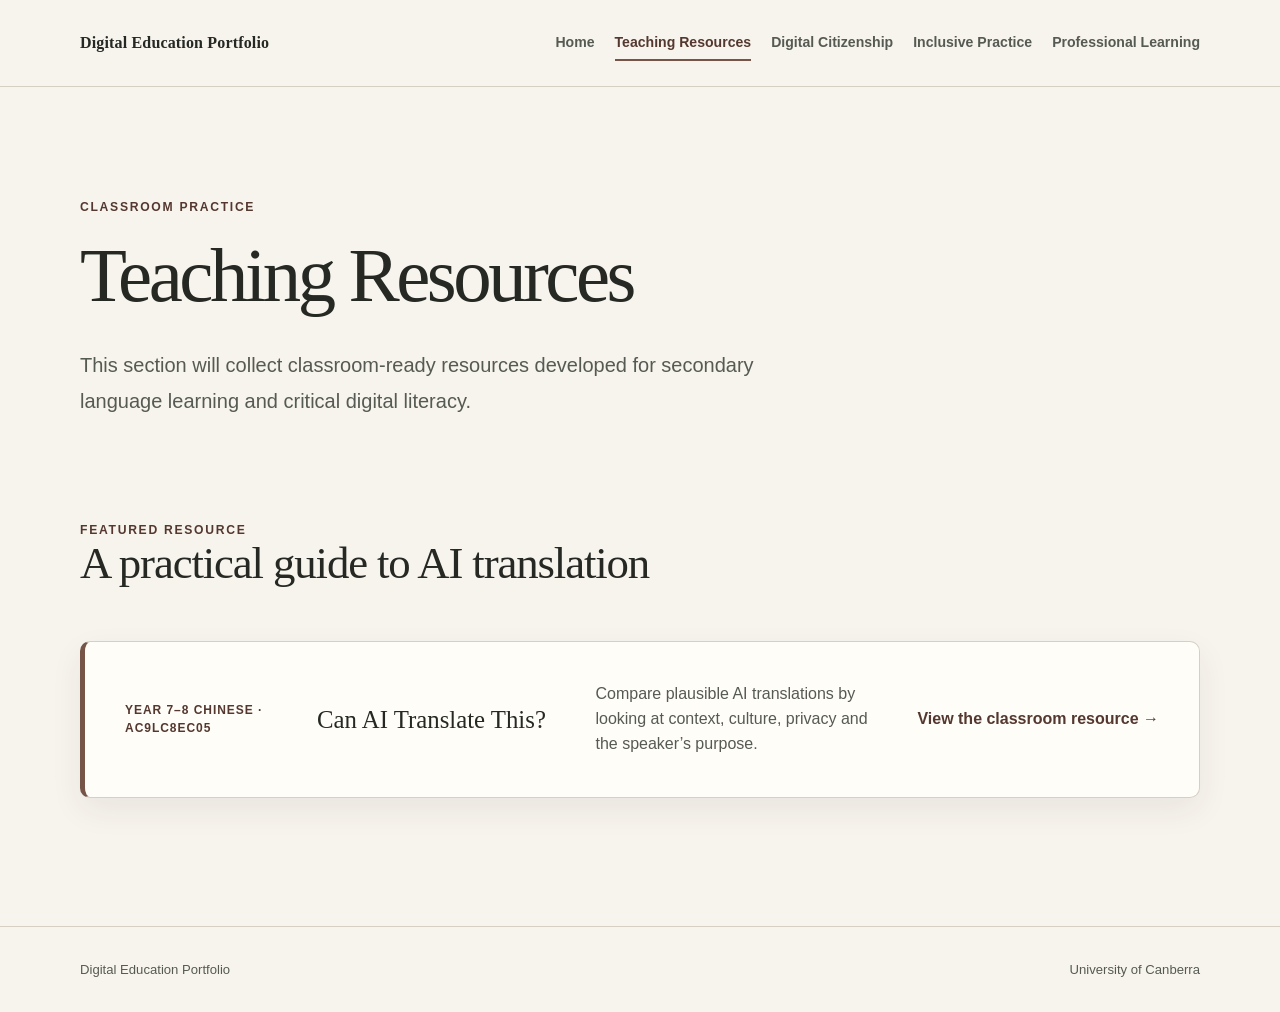
<file: resources.html>
<!doctype html>
<html lang="en">
<head>
  <meta charset="utf-8">
  <meta name="viewport" content="width=device-width, initial-scale=1">
  <meta name="description" content="Teaching resources for languages, technologies and critical digital literacy.">
  <title>Teaching Resources | Digital Education Portfolio</title>
  <link rel="stylesheet" href="style.css">
</head>
<body>
  <a class="skip-link" href="#main-content">Skip to main content</a>
  <header class="site-header">
    <div class="header-inner">
      <a class="site-name" href="index.html" aria-label="Digital Education Portfolio home">Digital Education Portfolio</a>
      <nav class="site-nav" aria-label="Primary navigation">
        <ul>
          <li><a href="index.html">Home</a></li>
          <li><a href="resources.html" aria-current="page">Teaching Resources</a></li>
          <li><a href="citizenship.html">Digital Citizenship</a></li>
          <li><a href="inclusive.html">Inclusive Practice</a></li>
          <li><a href="professional.html">Professional Learning</a></li>
        </ul>
      </nav>
    </div>
  </header>

  <main id="main-content" class="section-shell page-main">
    <header class="page-intro">
      <p class="eyebrow">Classroom practice</p>
      <h1>Teaching Resources</h1>
      <p class="lede">This section will collect classroom-ready resources developed for secondary language learning and critical digital literacy.</p>
    </header>

    <section aria-labelledby="featured-title">
      <div class="section-heading-row">
        <p class="section-kicker">Featured resource</p>
        <h2 id="featured-title">A practical guide to AI translation</h2>
      </div>
      <a class="featured-resource" href="citizenship.html">
        <span class="resource-meta">Year 7–8 Chinese · AC9LC8EC05</span>
        <span class="resource-title">Can AI Translate This?</span>
        <span class="resource-description">Compare plausible AI translations by looking at context, culture, privacy and the speaker’s purpose.</span>
        <span class="resource-link">View the classroom resource <span aria-hidden="true">→</span></span>
      </a>
    </section>
  </main>

  <footer class="site-footer">
    <div class="footer-inner">
      <p>Digital Education Portfolio</p>
      <p>University of Canberra</p>
    </div>
  </footer>
</body>
</html>
</file>
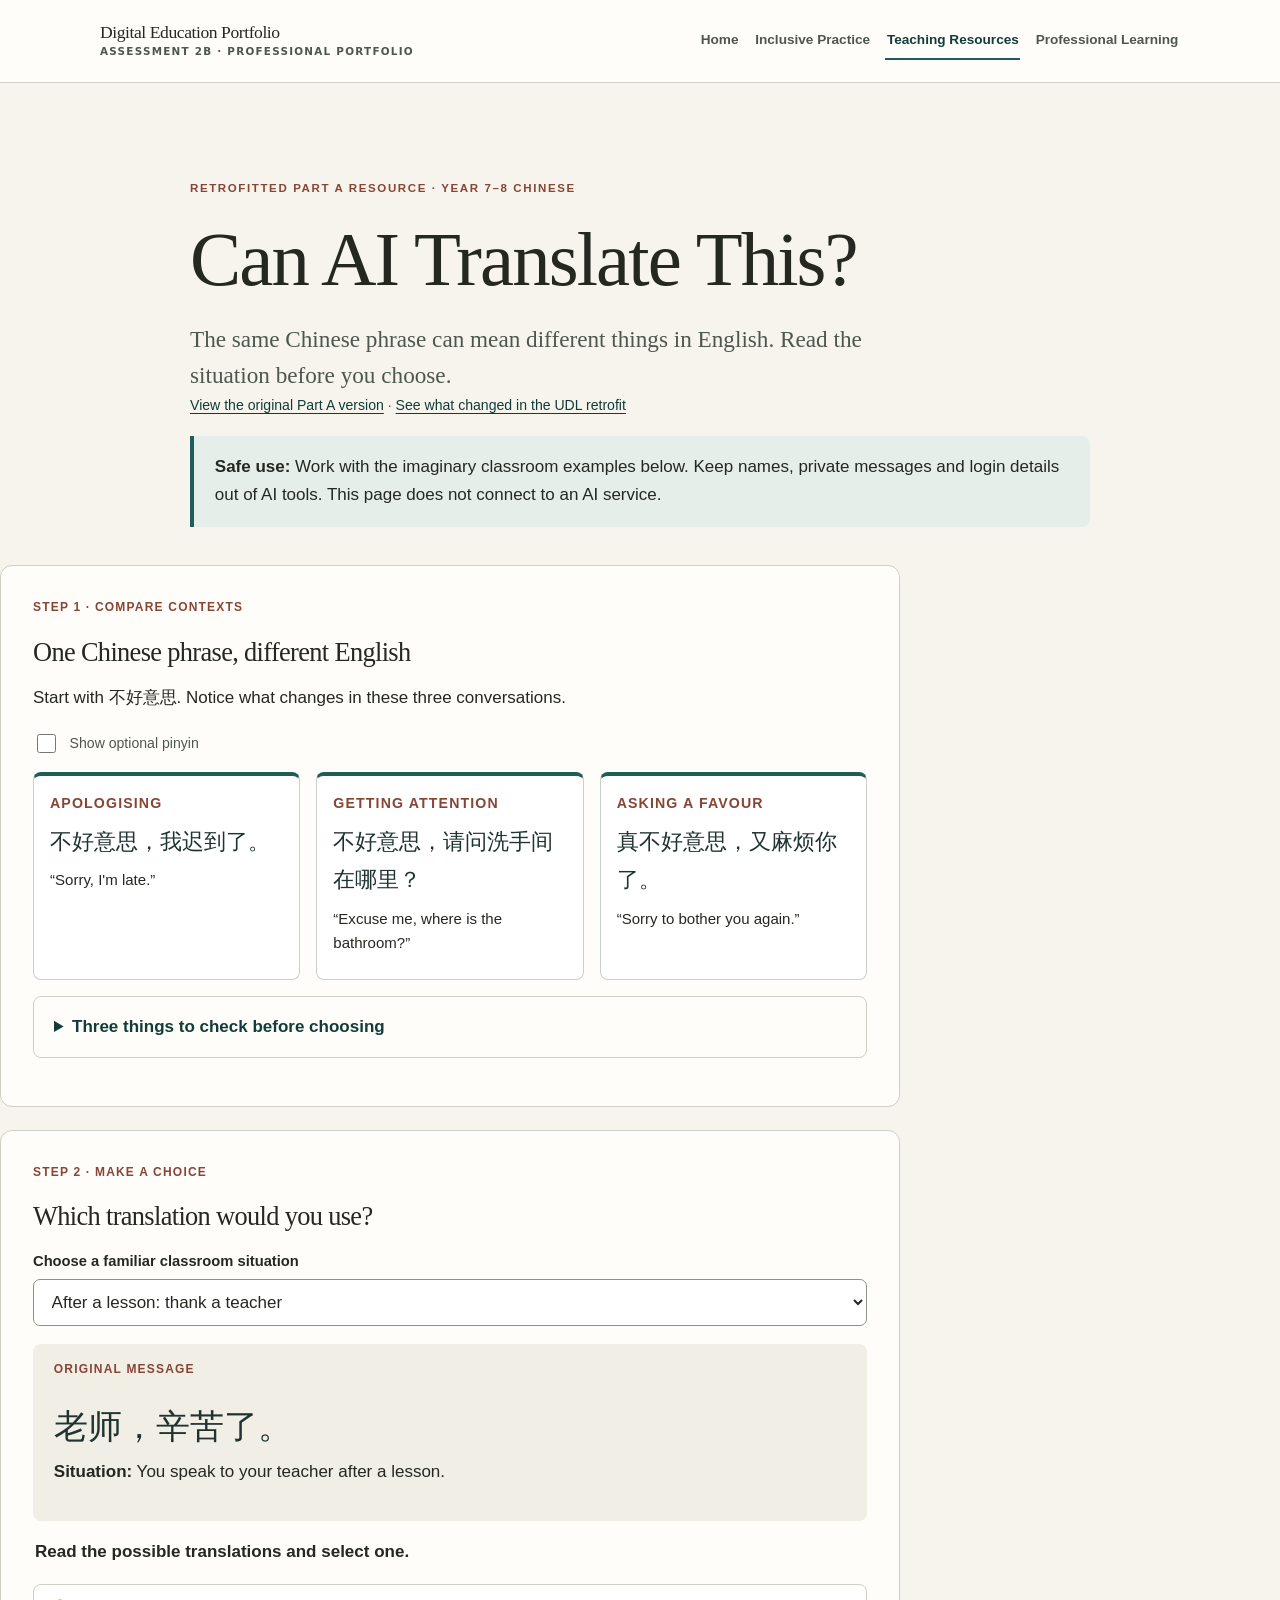
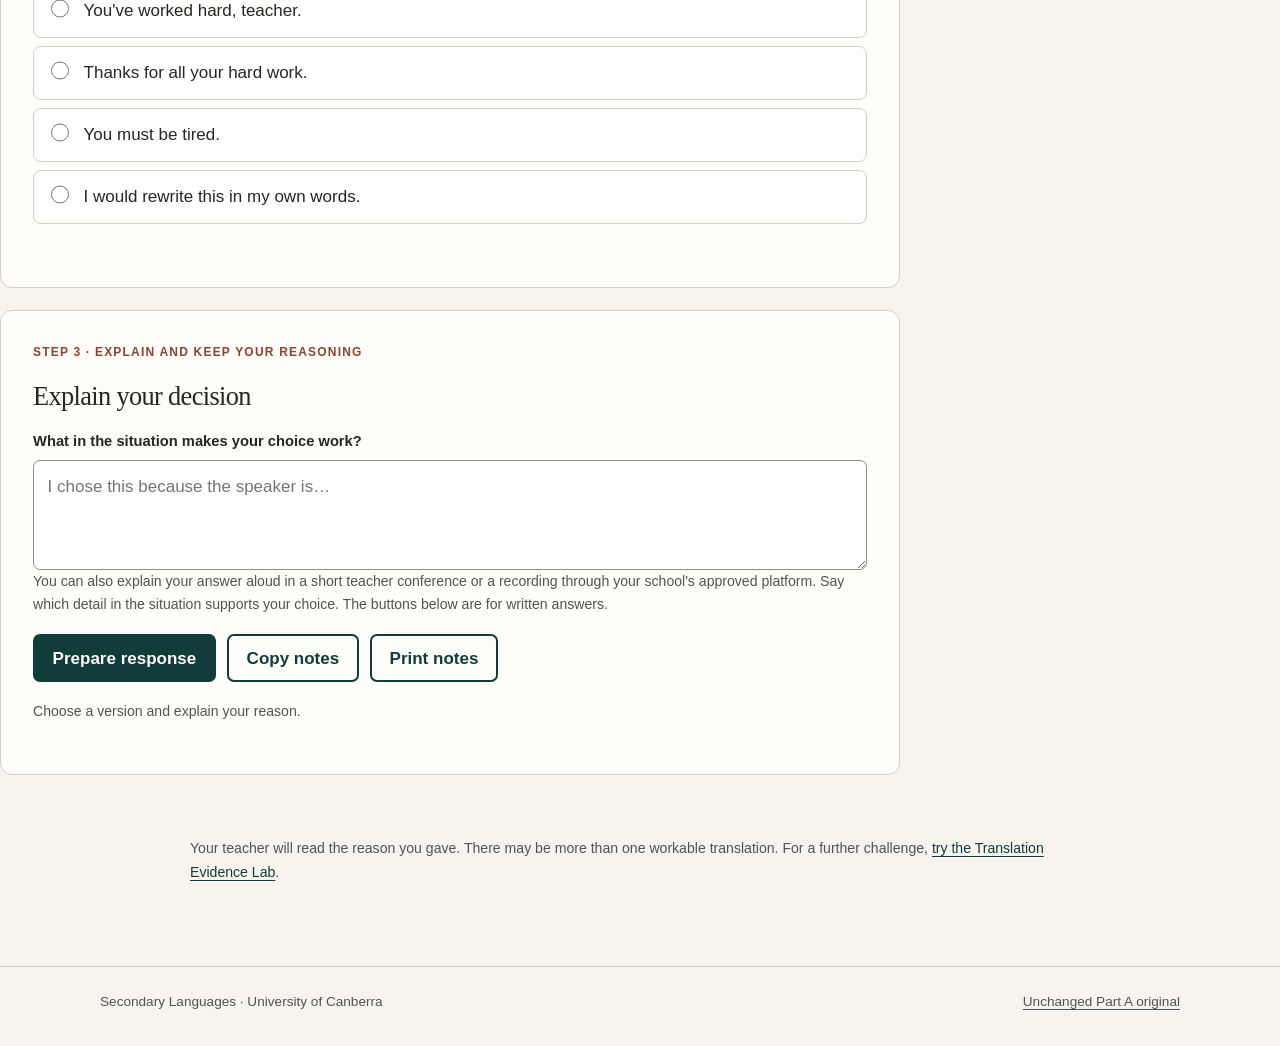
<file: part-b/citizenship.html>
<!doctype html>
<html lang="en"><head><meta charset="utf-8"><meta name="viewport" content="width=device-width,initial-scale=1">
<meta name="description" content="Can AI Translate This? Accessible retrofit of the original Assessment 2A Year 7–8 Chinese activity.">
<title>Can AI Translate This? · UDL Retrofit | Digital Education Portfolio</title>
<link rel="stylesheet" href="assets/site.css"></head>
<body><a class="skip" href="#main">Skip to main content</a>
<header class="site-header"><div class="shell header-inner"><a class="brand" href="index.html">Digital Education Portfolio<small>Assessment 2B · Professional Portfolio</small></a>
<nav class="site-nav" aria-label="Main navigation"><ul>
<li><a href="index.html">Home</a></li><li><a href="inclusive.html">Inclusive Practice</a></li>
<li><a href="resources.html" aria-current="page">Teaching Resources</a></li><li><a href="professional.html">Professional Learning</a></li>
</ul></nav></div></header>
<main id="main">
<section class="page-intro shell student-app">
<p class="eyebrow">Retrofitted Part A resource · Year 7–8 Chinese</p>
<h1>Can AI Translate This?</h1>
<p class="page-lead">The same Chinese phrase can mean different things in English. Read the situation before you choose.</p>
<p class="mini"><a href="../citizenship.html">View the original Part A version</a> · <a href="inclusive.html#retrofit-log">See what changed in the UDL retrofit</a></p>
<div class="callout"><p><strong>Safe use:</strong> Work with the imaginary classroom examples below. Keep names, private messages and login details out of AI tools. This page does not connect to an AI service.</p></div>
</section>
<section class="shell student-app lab-box" id="example">
<p class="step-label">Step 1 · Compare contexts</p>
<h2>One Chinese phrase, different English</h2>
<p>Start with <span lang="zh-Hans">不好意思</span>. Notice what changes in these three conversations.</p>
<label class="mini" style="display:flex;align-items:center;gap:.65rem"><input id="retro-pinyin" type="checkbox" style="width:1.2rem;height:1.2rem"> Show optional pinyin</label>
<div class="columns-3" style="margin-top:1rem">
<article class="evidence"><small>Apologising</small><p lang="zh-Hans" class="zh" style="font-size:1.4rem">不好意思，我迟到了。</p><p class="pinyin retro-pronunciation" hidden>Bù hǎoyìsi, wǒ chídào le.</p><p>“Sorry, I'm late.”</p></article>
<article class="evidence"><small>Getting attention</small><p lang="zh-Hans" class="zh" style="font-size:1.4rem">不好意思，请问洗手间在哪里？</p><p class="pinyin retro-pronunciation" hidden>Bù hǎoyìsi, qǐngwèn xǐshǒujiān zài nǎlǐ?</p><p>“Excuse me, where is the bathroom?”</p></article>
<article class="evidence"><small>Asking a favour</small><p lang="zh-Hans" class="zh" style="font-size:1.4rem">真不好意思，又麻烦你了。</p><p class="pinyin retro-pronunciation" hidden>Zhēn bù hǎoyìsi, yòu máfan nǐ le.</p><p>“Sorry to bother you again.”</p></article>
</div>
<details class="details"><summary>Three things to check before choosing</summary>
<ol><li>Who is speaking, and to whom?</li><li>What is the speaker trying to do?</li><li>Which English version fits that moment?</li></ol></details>
</section>
<section class="shell student-app lab-box" id="practice">
<p class="step-label">Step 2 · Make a choice</p>
<h2>Which translation would you use?</h2>
<div class="field"><label for="retro-case">Choose a familiar classroom situation</label>
<select id="retro-case"><option value="thanks">After a lesson: thank a teacher</option><option value="question">At school: ask for directions</option></select></div>
<div class="chinese-box"><p class="step-label">Original message</p><p id="retro-chinese" class="zh" lang="zh-Hans"></p>
<p class="pinyin retro-pronunciation" id="retro-phrase-pinyin" hidden></p>
<p><strong>Situation:</strong> <span id="retro-context"></span></p></div>
<fieldset class="checks" style="margin-top:0"><legend>Read the possible translations and select one.</legend>
<div id="retro-options"></div></fieldset>
</section>
<section class="shell student-app lab-box" id="reflection">
<p class="step-label">Step 3 · Explain and keep your reasoning</p>
<h2>Explain your decision</h2>
<div class="field"><label for="retro-reason">What in the situation makes your choice work?</label>
<textarea id="retro-reason" placeholder="I chose this because the speaker is…"></textarea></div>
<p class="mini">You can also explain your answer aloud in a short teacher conference or a recording through your school's approved platform. Say which detail in the situation supports your choice. The buttons below are for written answers.</p>
<div class="button-row"><button class="btn" type="button" id="retro-prepare">Prepare response</button><button class="btn secondary" type="button" id="retro-copy">Copy notes</button><button class="btn secondary" type="button" id="retro-print">Print notes</button></div>
<p class="inline-error" role="alert" id="retro-error"></p>
<p class="mini" role="status" aria-live="polite" id="retro-status">Your explanation stays in your browser until you copy or print it.</p>
<pre id="retro-result" class="result" tabindex="-1" hidden></pre>
</section>
<section class="section shell student-app"><p class="mini">Your teacher will read the reason you gave. There may be more than one workable translation. For a further challenge, <a href="lab.html">try the Translation Evidence Lab</a>.</p></section>
</main>
<footer class="footer"><div class="shell footer-inner"><span>Secondary Languages · University of Canberra</span><span><a href="../citizenship.html">Unchanged Part A original</a></span></div></footer>
<script src="assets/retrofit.js" defer></script></body></html>
</file>
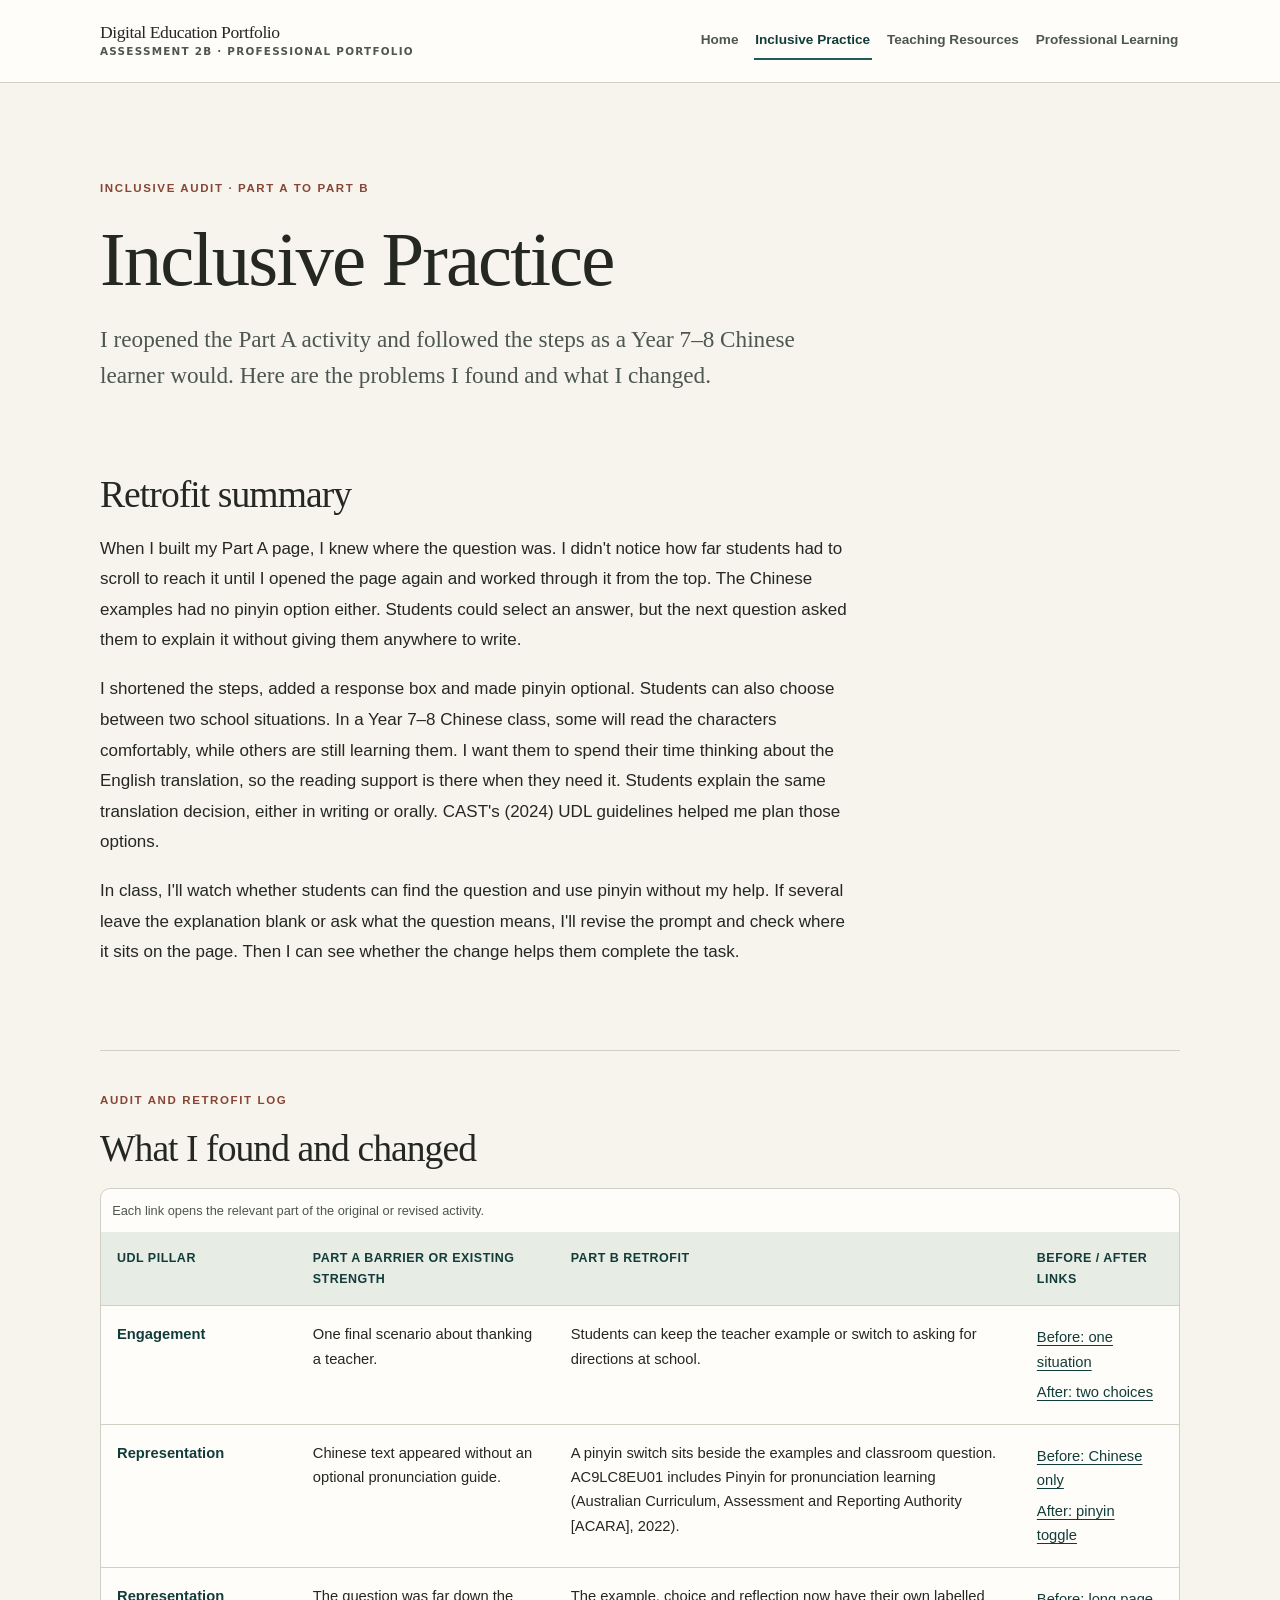
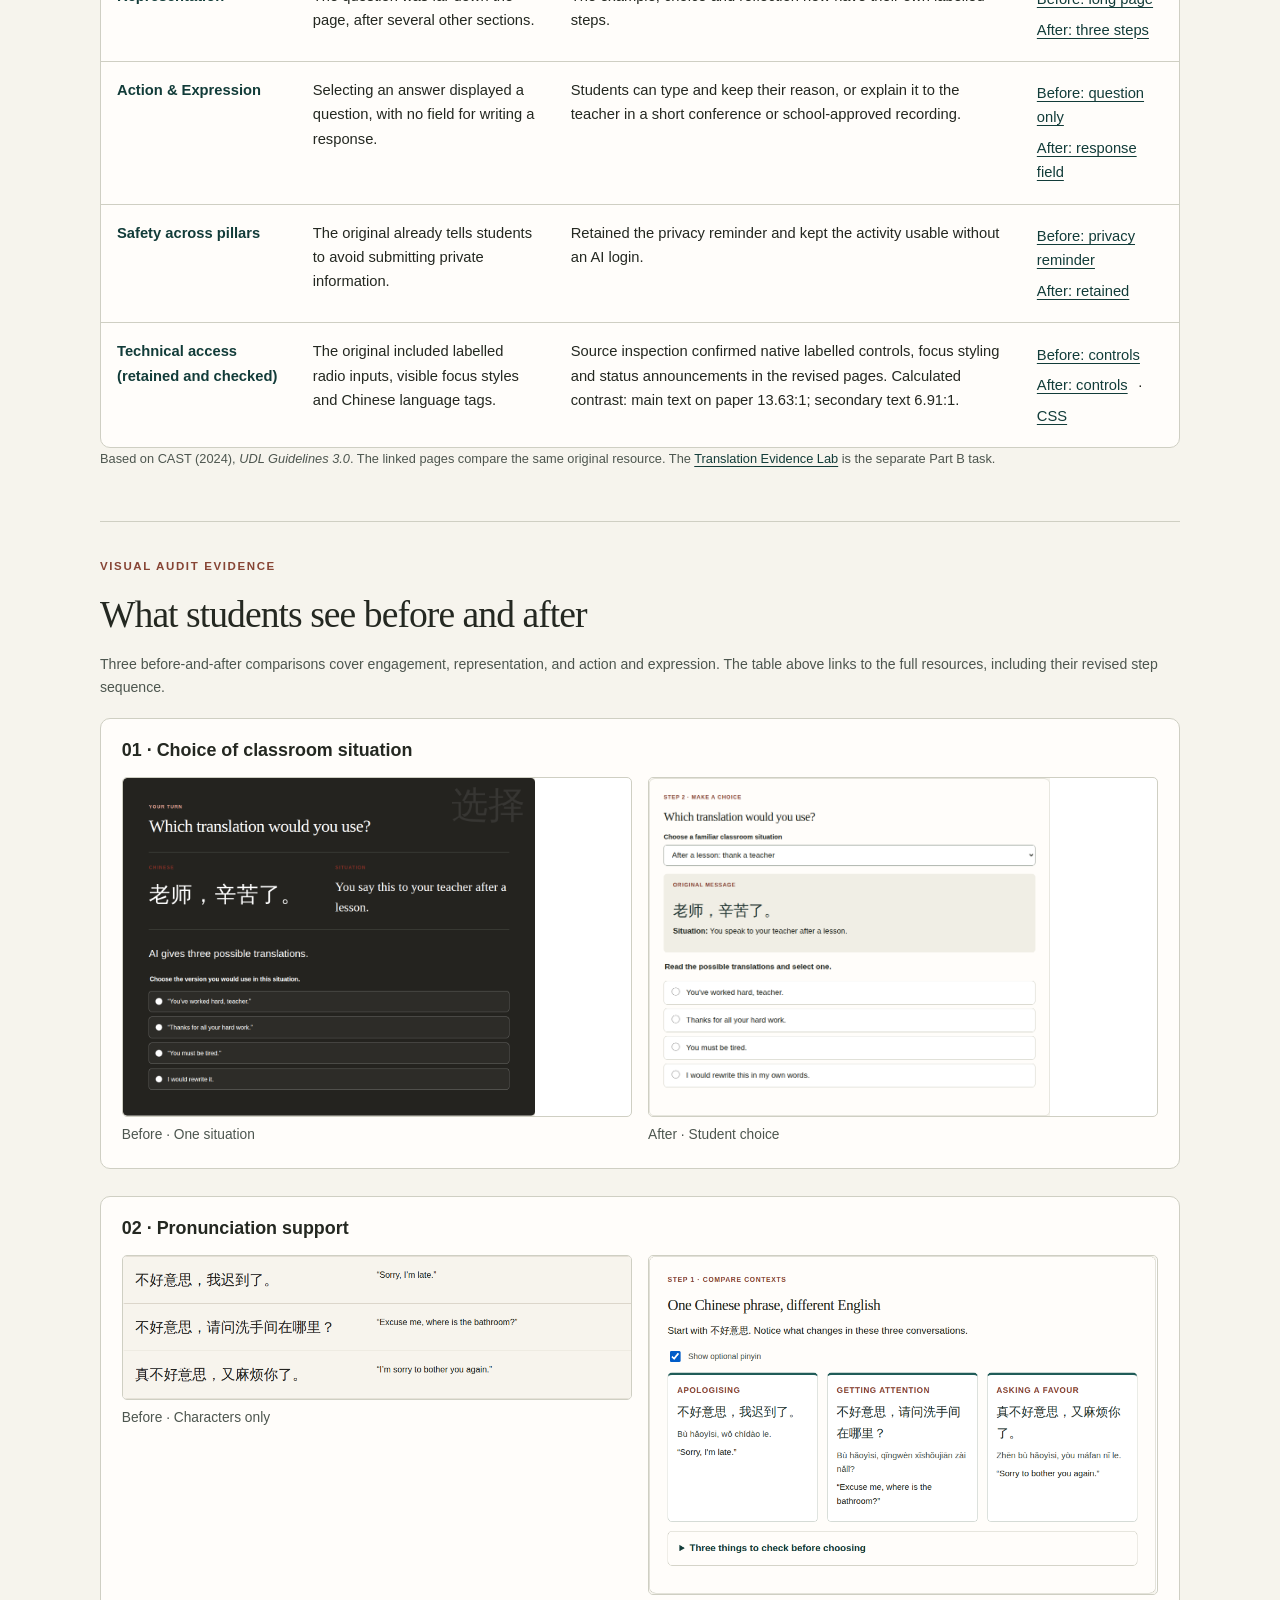
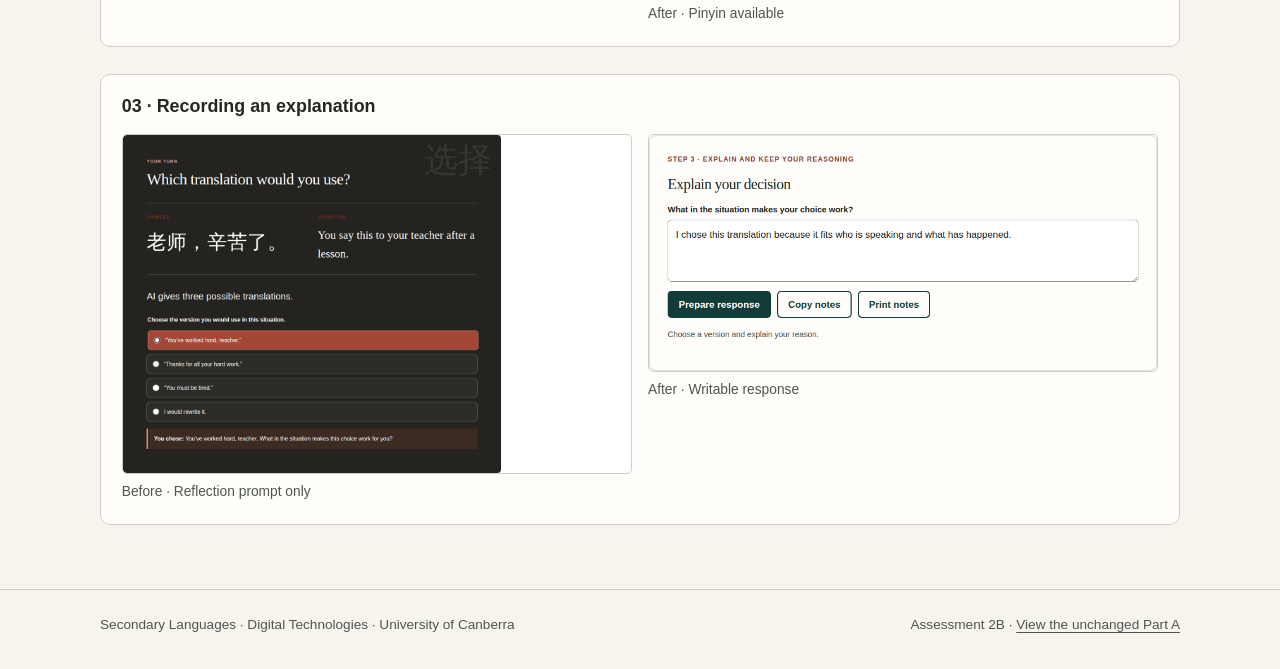
<file: part-b/inclusive.html>
<!doctype html>
<html lang="en">
<head>
<meta charset="utf-8"><meta name="viewport" content="width=device-width,initial-scale=1">
<meta name="description" content="UDL audit and retrofit of the Assessment 2A Chinese translation activity.">
<title>Inclusive Practice | Digital Education Portfolio · Part B</title>
<link rel="stylesheet" href="assets/site.css">
</head>
<body>
<a class="skip" href="#main">Skip to main content</a>
<header class="site-header"><div class="shell header-inner">
<a class="brand" href="index.html">Digital Education Portfolio<small>Assessment 2B · Professional Portfolio</small></a>
<nav class="site-nav" aria-label="Main navigation"><ul><li><a href="index.html">Home</a></li><li><a href="inclusive.html" aria-current="page">Inclusive Practice</a></li><li><a href="resources.html">Teaching Resources</a></li><li><a href="professional.html">Professional Learning</a></li></ul></nav>
</div></header>
<main id="main">
<section class="page-intro shell"><p class="eyebrow">Inclusive audit · Part A to Part B</p>
<h1>Inclusive Practice</h1>
<p class="page-lead">I reopened the Part A activity and followed the steps as a Year 7–8 Chinese learner would. Here are the problems I found and what I changed.</p></section>
<section class="section shell">
<div class="prose"><h2>Retrofit summary</h2>
<p>When I built my Part A page, I knew where the question was. I didn't notice how far students had to scroll to reach it until I opened the page again and worked through it from the top. The Chinese examples had no pinyin option either. Students could select an answer, but the next question asked them to explain it without giving them anywhere to write.</p>
<p>I shortened the steps, added a response box and made pinyin optional. Students can also choose between two school situations. In a Year 7–8 Chinese class, some will read the characters comfortably, while others are still learning them. I want them to spend their time thinking about the English translation, so the reading support is there when they need it. Students explain the same translation decision, either in writing or orally. CAST's (2024) UDL guidelines helped me plan those options.</p>
<p>In class, I'll watch whether students can find the question and use pinyin without my help. If several leave the explanation blank or ask what the question means, I'll revise the prompt and check where it sits on the page. Then I can see whether the change helps them complete the task.</p>
</div>
</section>
<section class="section shell" id="retrofit-log"><p class="eyebrow">Audit and retrofit log</p><h2>What I found and changed</h2>
<div class="audit-table-wrap"><table class="audit-table"><caption class="fine" style="padding:.7rem;text-align:left">Each link opens the relevant part of the original or revised activity.</caption>
<thead><tr><th scope="col">UDL pillar</th><th scope="col">Part A barrier or existing strength</th><th scope="col">Part B retrofit</th><th scope="col">Before / After links</th></tr></thead>
<tbody>
<tr><td>Engagement</td><td>One final scenario about thanking a teacher.</td><td>Students can keep the teacher example or switch to asking for directions at school.</td><td><a href="../citizenship.html#challenge-title">Before: one situation</a><a href="citizenship.html#practice">After: two choices</a></td></tr>
<tr><td>Representation</td><td>Chinese text appeared without an optional pronunciation guide.</td><td>A pinyin switch sits beside the examples and classroom question. AC9LC8EU01 includes Pinyin for pronunciation learning (Australian Curriculum, Assessment and Reporting Authority [ACARA], 2022).</td><td><a href="../citizenship.html#worked-example-title">Before: Chinese only</a><a href="citizenship.html#retro-pinyin">After: pinyin toggle</a></td></tr>
<tr><td>Representation</td><td>The question was far down the page, after several other sections.</td><td>The example, choice and reflection now have their own labelled steps.</td><td><a href="../citizenship.html">Before: long page</a><a href="citizenship.html#example">After: three steps</a></td></tr>
<tr><td>Action &amp; Expression</td><td>Selecting an answer displayed a question, with no field for writing a response.</td><td>Students can type and keep their reason, or explain it to the teacher in a short conference or school-approved recording.</td><td><a href="../citizenship.html#challenge-title">Before: question only</a><a href="citizenship.html#reflection">After: response field</a></td></tr>
<tr><td>Safety across pillars</td><td>The original already tells students to avoid submitting private information.</td><td>Retained the privacy reminder and kept the activity usable without an AI login.</td><td><a href="../citizenship.html#privacy-title">Before: privacy reminder</a><a href="citizenship.html">After: retained</a></td></tr>
<tr><td>Technical access (retained and checked)</td><td>The original included labelled radio inputs, visible focus styles and Chinese language tags.</td><td>Source inspection confirmed native labelled controls, focus styling and status announcements in the revised pages. Calculated contrast: main text on paper 13.63:1; secondary text 6.91:1.</td><td><a href="../citizenship.html">Before: controls</a><a href="citizenship.html">After: controls</a> · <a href="https://github.com/ZhijiWang/digital-education-portfolio/blob/main/part-b/assets/site.css">CSS</a></td></tr>
</tbody></table></div>
<p class="fine">Based on CAST (2024), <em>UDL Guidelines 3.0</em>. The linked pages compare the same original resource. The <a href="lab.html">Translation Evidence Lab</a> is the separate Part B task.</p>
<section class="audit-visuals" aria-labelledby="audit-visuals-title">
<p class="eyebrow">Visual audit evidence</p>
<h2 id="audit-visuals-title">What students see before and after</h2>
<p class="mini">Three before-and-after comparisons cover engagement, representation, and action and expression. The table above links to the full resources, including their revised step sequence.</p>
<div class="audit-visual-pairs">
<div class="audit-pair"><h3>01 · Choice of classroom situation</h3><div class="audit-comparison">
<figure><img src="assets/audit/01-before-choice.png" loading="lazy" alt="Before: original translation question offers one classroom situation about speaking to a teacher."><figcaption>Before · One situation</figcaption></figure>
<figure><img src="assets/audit/01-after-choice.png" loading="lazy" alt="After: revised task has a classroom-situation dropdown above the Chinese message, allowing students to select a different scenario."><figcaption>After · Student choice</figcaption></figure></div></div>
<div class="audit-pair"><h3>02 · Pronunciation support</h3><div class="audit-comparison">
<figure><img src="assets/audit/02-before-pinyin.png" loading="lazy" alt="Before: the original Chinese worked example shows characters and English without an optional Pinyin control."><figcaption>Before · Characters only</figcaption></figure>
<figure><img src="assets/audit/02-after-pinyin.png" loading="lazy" alt="After: optional Pinyin is switched on, displaying pronunciation alongside Chinese example sentences."><figcaption>After · Pinyin available</figcaption></figure></div></div>
<div class="audit-pair"><h3>03 · Recording an explanation</h3><div class="audit-comparison">
<figure><img src="assets/audit/04-before-reflection.png" loading="lazy" alt="Before: a selected translation reveals a reflection question with no field for typing the student's answer."><figcaption>Before · Reflection prompt only</figcaption></figure>
<figure><img src="assets/audit/04-after-reflection.png" loading="lazy" alt="After: a text-entry field lets students record their reason, with buttons to prepare, copy or print their response."><figcaption>After · Writable response</figcaption></figure></div></div>
</div></section>
 
</section>

</main>
<footer class="footer"><div class="shell footer-inner"><span>Secondary Languages · Digital Technologies · University of Canberra</span><span>Assessment 2B · <a href="../index.html">View the unchanged Part A</a></span></div></footer>
</body></html>
</file>
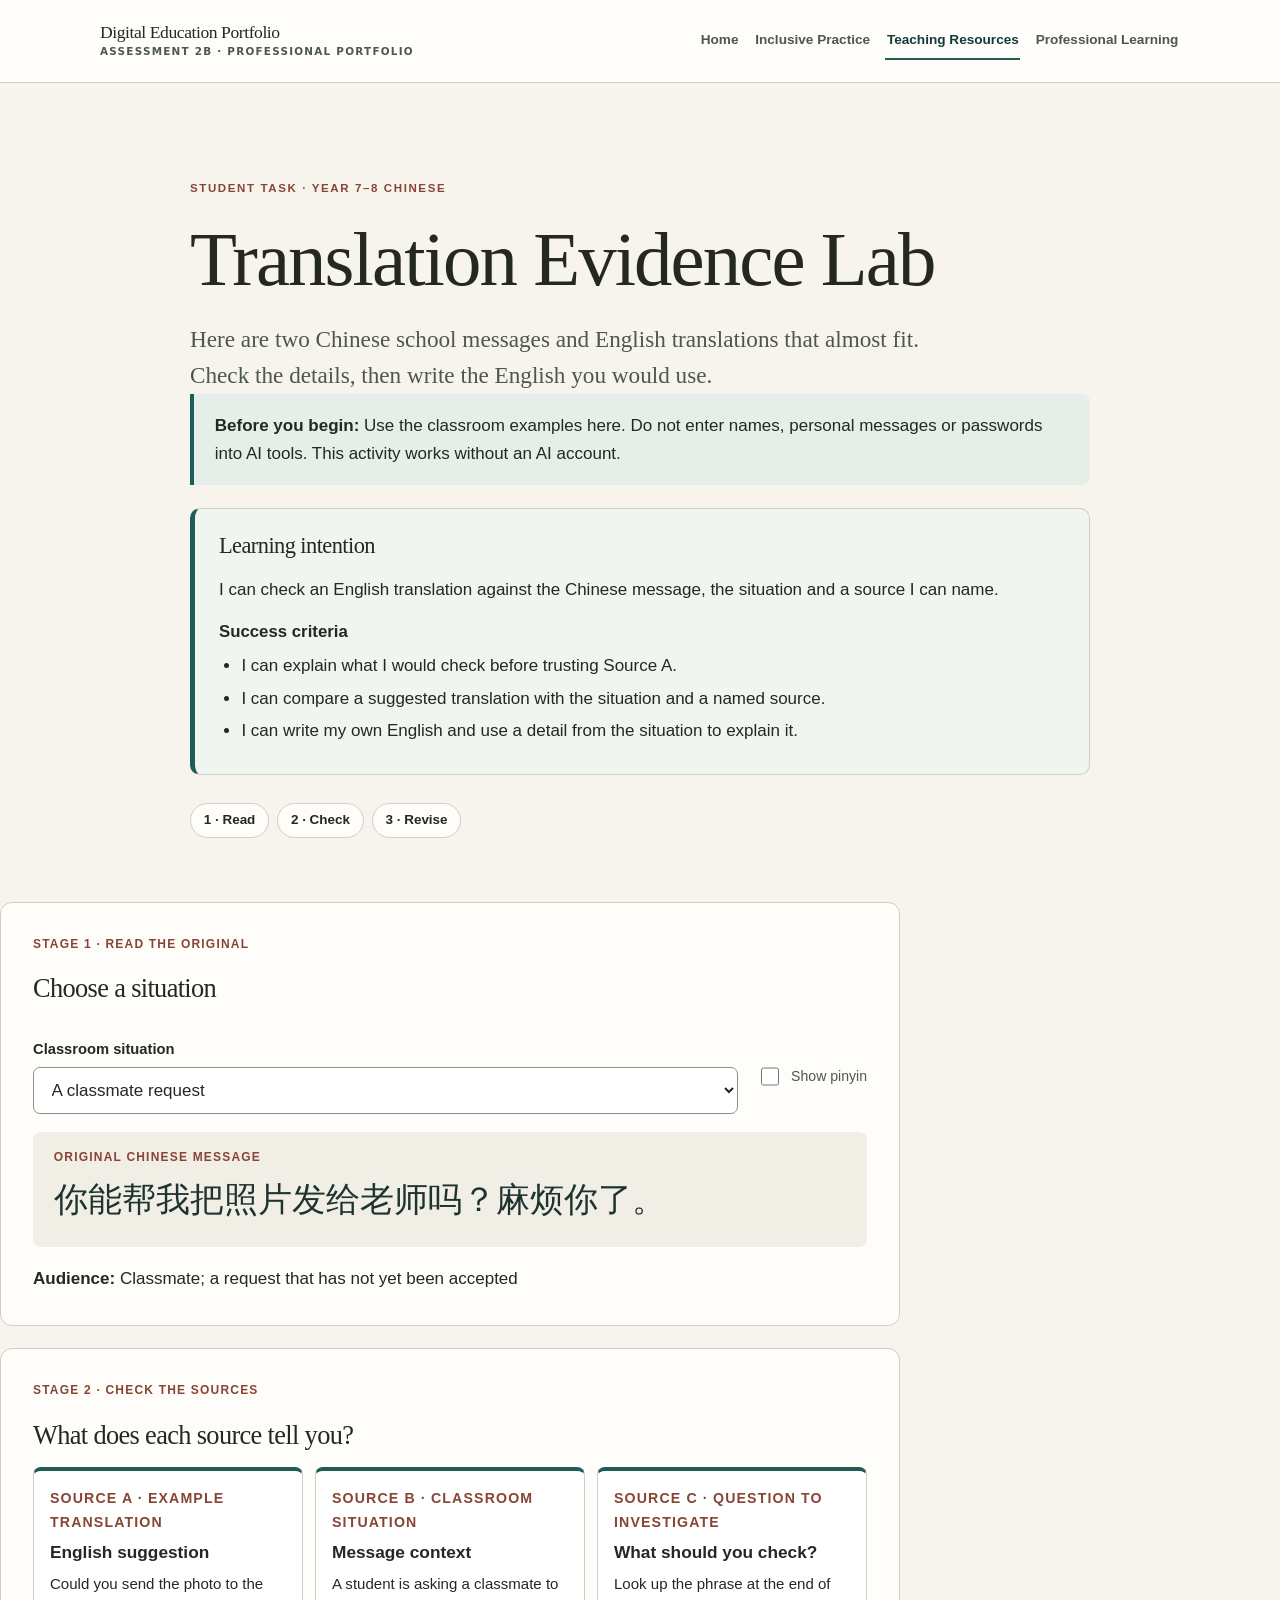
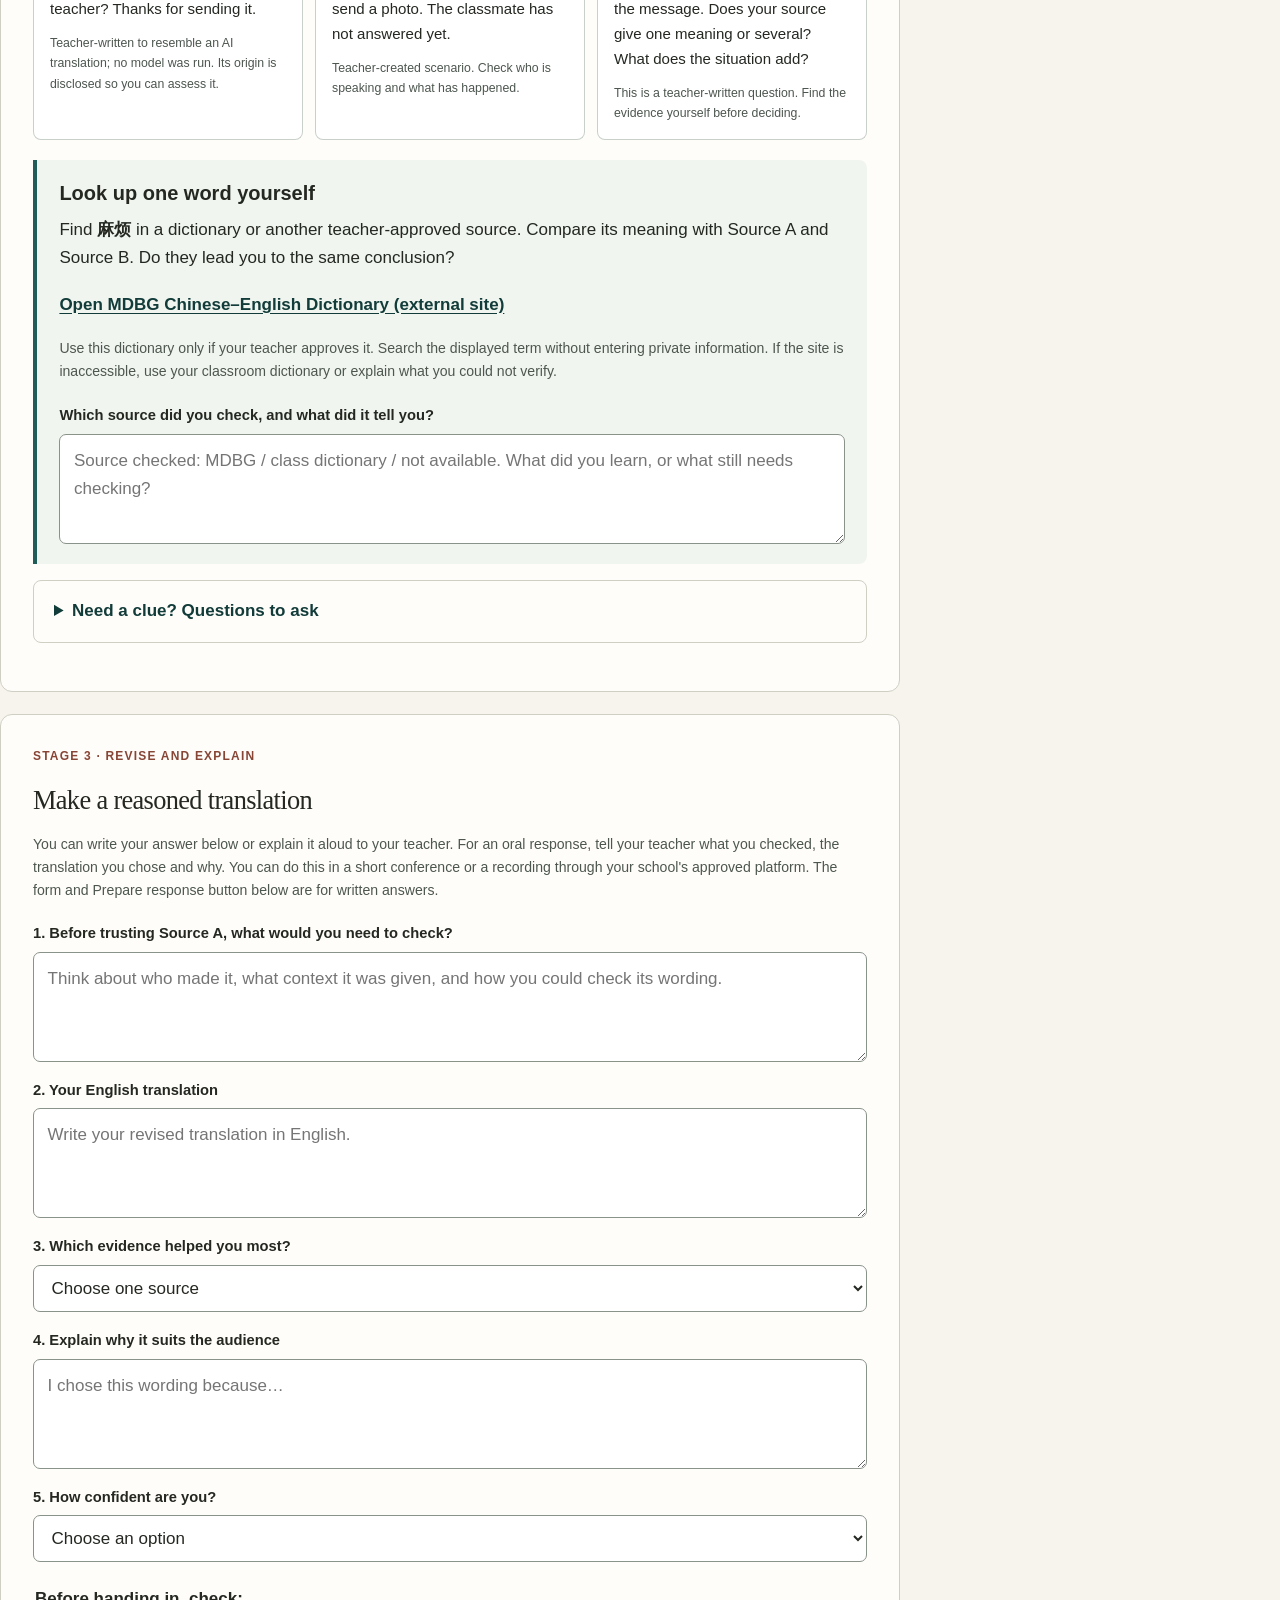
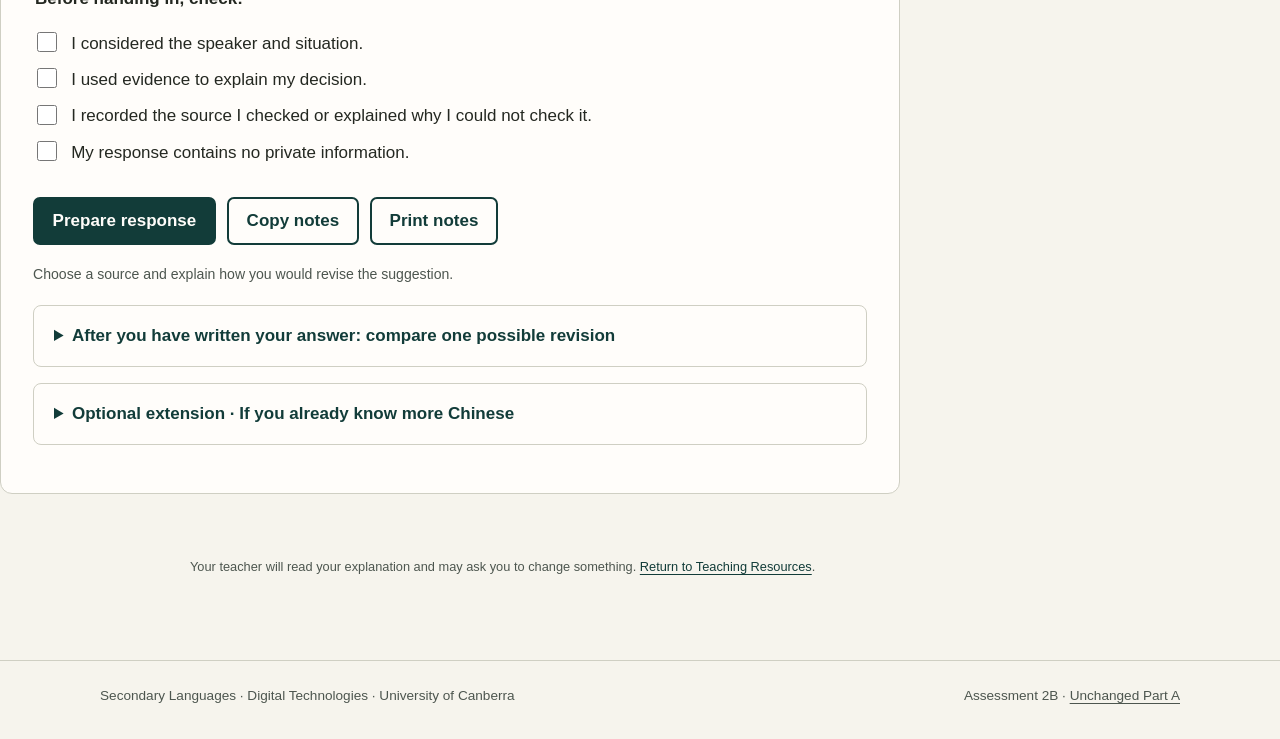
<file: part-b/lab.html>
<!doctype html>
<html lang="en"><head><meta charset="utf-8"><meta name="viewport" content="width=device-width,initial-scale=1">
<meta name="description" content="Student-facing evidence-checking activity for Years 7-8 Chinese."><title>Translation Evidence Lab | Digital Education Portfolio · Part B</title>
<link rel="stylesheet" href="assets/site.css"></head><body>
<a class="skip" href="#main">Skip to main content</a>
<header class="site-header"><div class="shell header-inner"><a class="brand" href="index.html">Digital Education Portfolio<small>Assessment 2B · Professional Portfolio</small></a>
<nav class="site-nav" aria-label="Main navigation"><ul><li><a href="index.html">Home</a></li><li><a href="inclusive.html">Inclusive Practice</a></li><li><a href="resources.html" aria-current="page">Teaching Resources</a></li><li><a href="professional.html">Professional Learning</a></li></ul></nav></div></header>
<main id="main">
<section class="page-intro shell student-app"><p class="eyebrow">Student task · Year 7–8 Chinese</p>
<h1>Translation Evidence Lab</h1>
<p class="page-lead">Here are two Chinese school messages and English translations that almost fit. Check the details, then write the English you would use.</p>
<div class="callout" id="privacy"><p><strong>Before you begin:</strong> Use the classroom examples here. Do not enter names, personal messages or passwords into AI tools. This activity works without an AI account.</p></div>
<section class="panel task-goals" aria-labelledby="learning-goal">
<h2 id="learning-goal">Learning intention</h2>
<p>I can check an English translation against the Chinese message, the situation and a source I can name.</p>
<h3>Success criteria</h3><ul>
<li>I can explain what I would check before trusting Source A.</li>
<li>I can compare a suggested translation with the situation and a named source.</li>
<li>I can write my own English and use a detail from the situation to explain it.</li>
</ul>
</section>
<ol class="app-progress" aria-label="Activity stages"><li>1 · Read</li><li>2 · Check</li><li>3 · Revise</li></ol>
</section>
<section class="shell student-app lab-box" aria-labelledby="stage1">
<p class="step-label">Stage 1 · Read the original</p><h2 id="stage1">Choose a situation</h2>
<div class="scenario-top">
<div class="field" style="flex:1;min-width:240px"><label for="case-select">Classroom situation</label>
<select id="case-select"><option value="photo">A classmate request</option><option value="teacher">Thanking a teacher</option></select></div>
<label class="mini" style="display:flex;gap:.55rem;align-items:center;margin-top:1.1rem"><input id="pinyin-toggle" type="checkbox" style="width:1.15rem;height:1.15rem;accent-color:var(--teal)"> Show pinyin</label>
</div>
<div class="chinese-box"><p class="step-label" style="margin:0">Original Chinese message</p>
<p class="zh" id="chinese" lang="zh-Hans">你能帮我把照片发给老师吗？麻烦你了。</p>
<p class="pinyin" id="pinyin" lang="zh-Latn-pinyin" hidden></p></div>
<p><strong>Audience:</strong> <span id="audience"></span></p>
</section>
<section class="shell student-app lab-box" id="evidence" aria-labelledby="stage2">
<p class="step-label">Stage 2 · Check the sources</p><h2 id="stage2">What does each source tell you?</h2>
<div class="evidence-grid">
<article class="evidence"><small>Source A · Example translation</small><h3>English suggestion</h3><p id="ai-candidate"></p><footer>Teacher-written to resemble an AI translation; no model was run. Its origin is disclosed so you can assess it.</footer></article>
<article class="evidence"><small>Source B · Classroom situation</small><h3>Message context</h3><p id="context"></p><footer>Teacher-created scenario. Check who is speaking and what has happened.</footer></article>
<article class="evidence"><small>Source C · Question to investigate</small><h3>What should you check?</h3><p id="language-note"></p><footer>This is a teacher-written question. Find the evidence yourself before deciding.</footer></article>
</div>
<div class="verification-panel" id="dictionary-check">
<h3>Look up one word yourself</h3>
<p>Find <strong id="lookup-term" lang="zh-Hans">麻烦</strong> in a dictionary or another teacher-approved source. Compare its meaning with Source A and Source B. Do they lead you to the same conclusion?</p>
<p><a href="https://www.mdbg.net/chinese/dictionary" target="_blank" rel="noopener noreferrer" class="text-link">Open MDBG Chinese–English Dictionary (external site)</a></p>
<p class="mini">Use this dictionary only if your teacher approves it. Search the displayed term without entering private information. If the site is inaccessible, use your classroom dictionary or explain what you could not verify.</p>
<div class="field"><label for="lookup-finding">Which source did you check, and what did it tell you?</label>
<textarea id="lookup-finding" rows="3" placeholder="Source checked: MDBG / class dictionary / not available. What did you learn, or what still needs checking?"></textarea></div>
</div>
<details class="details"><summary>Need a clue? Questions to ask</summary>
<p>What does the Chinese actually say? Has the action already happened? Which source gives a word meaning, and which one tells you what is happening? The sources may disagree.</p></details>
</section>
<section class="shell student-app lab-box" id="response" aria-labelledby="stage3">
<p class="step-label">Stage 3 · Revise and explain</p><h2 id="stage3">Make a reasoned translation</h2>
<p class="mini">You can write your answer below or explain it aloud to your teacher. For an oral response, tell your teacher what you checked, the translation you chose and why. You can do this in a short conference or a recording through your school's approved platform. The form and Prepare response button below are for written answers.</p>
<div class="field"><label for="credibility-check">1. Before trusting Source A, what would you need to check?</label>
<textarea id="credibility-check" rows="3" placeholder="Think about who made it, what context it was given, and how you could check its wording."></textarea></div>
<div class="field"><label for="revision">2. Your English translation</label><textarea id="revision" name="revision" placeholder="Write your revised translation in English."></textarea></div>
<div class="field"><label for="evidence-select">3. Which evidence helped you most?</label>
<select id="evidence-select"><option value="">Choose one source</option>
<option value="Original Chinese message">Original Chinese message</option>
<option value="Source A — suggested translation">Source A · Suggested translation</option>
<option value="Source B — message context">Source B · Message context</option>
<option value="My dictionary or approved source check">My dictionary / approved source check</option></select></div>
<div class="field"><label for="reason">4. Explain why it suits the audience</label><textarea id="reason" placeholder="I chose this wording because…"></textarea></div>
<div class="field"><label for="confidence">5. How confident are you?</label><select id="confidence"><option value="">Choose an option</option><option>Still checking</option><option>Somewhat confident</option><option>Confident, with evidence</option></select></div>
<fieldset class="checks"><legend>Before handing in, check:</legend>
<label><input type="checkbox"> I considered the speaker and situation.</label>
<label><input type="checkbox"> I used evidence to explain my decision.</label>
<label><input type="checkbox"> I recorded the source I checked or explained why I could not check it.</label>
<label><input type="checkbox"> My response contains no private information.</label></fieldset>
<div class="button-row"><button class="btn" type="button" id="build">Prepare response</button><button class="btn secondary" type="button" id="copy">Copy notes</button><button class="btn secondary" type="button" id="print">Print notes</button></div>
<p class="inline-error" id="error" role="alert"></p>
<p id="notice" role="status" class="mini" aria-live="polite">Your work stays in this browser until you copy or print it; the page does not submit it online.</p>
<pre id="result" class="result" tabindex="-1" hidden aria-label="Prepared student response"></pre>
<details class="details no-print"><summary>After you have written your answer: compare one possible revision</summary>
<p><button type="button" class="btn secondary" id="reveal-model">Show a teacher example</button></p>
<p id="model-note" class="mini" hidden></p></details>
<details class="details" id="extension"><summary>Optional extension · If you already know more Chinese</summary>
<p>Imagine a classmate helped you after school. When might you say <span lang="zh-Hans">麻烦你了</span>, <span lang="zh-Hans">谢谢</span> or <span lang="zh-Hans">辛苦了</span>? Compare two of these expressions and explain how the relationship and timing change your choice.</p>
<div class="field"><label for="extension-response">Your comparison (optional)</label><textarea id="extension-response" rows="4" placeholder="In this situation I would say… because…"></textarea></div>
</details>
</section>
<section class="section shell student-app no-print"><p class="fine">Your teacher will read your explanation and may ask you to change something. <a href="resources.html">Return to Teaching Resources</a>.</p></section>
</main>
<footer class="footer"><div class="shell footer-inner"><span>Secondary Languages · Digital Technologies · University of Canberra</span><span>Assessment 2B · <a href="../index.html">Unchanged Part A</a></span></div></footer>
<script src="assets/lab.js" defer></script></body></html>
</file>
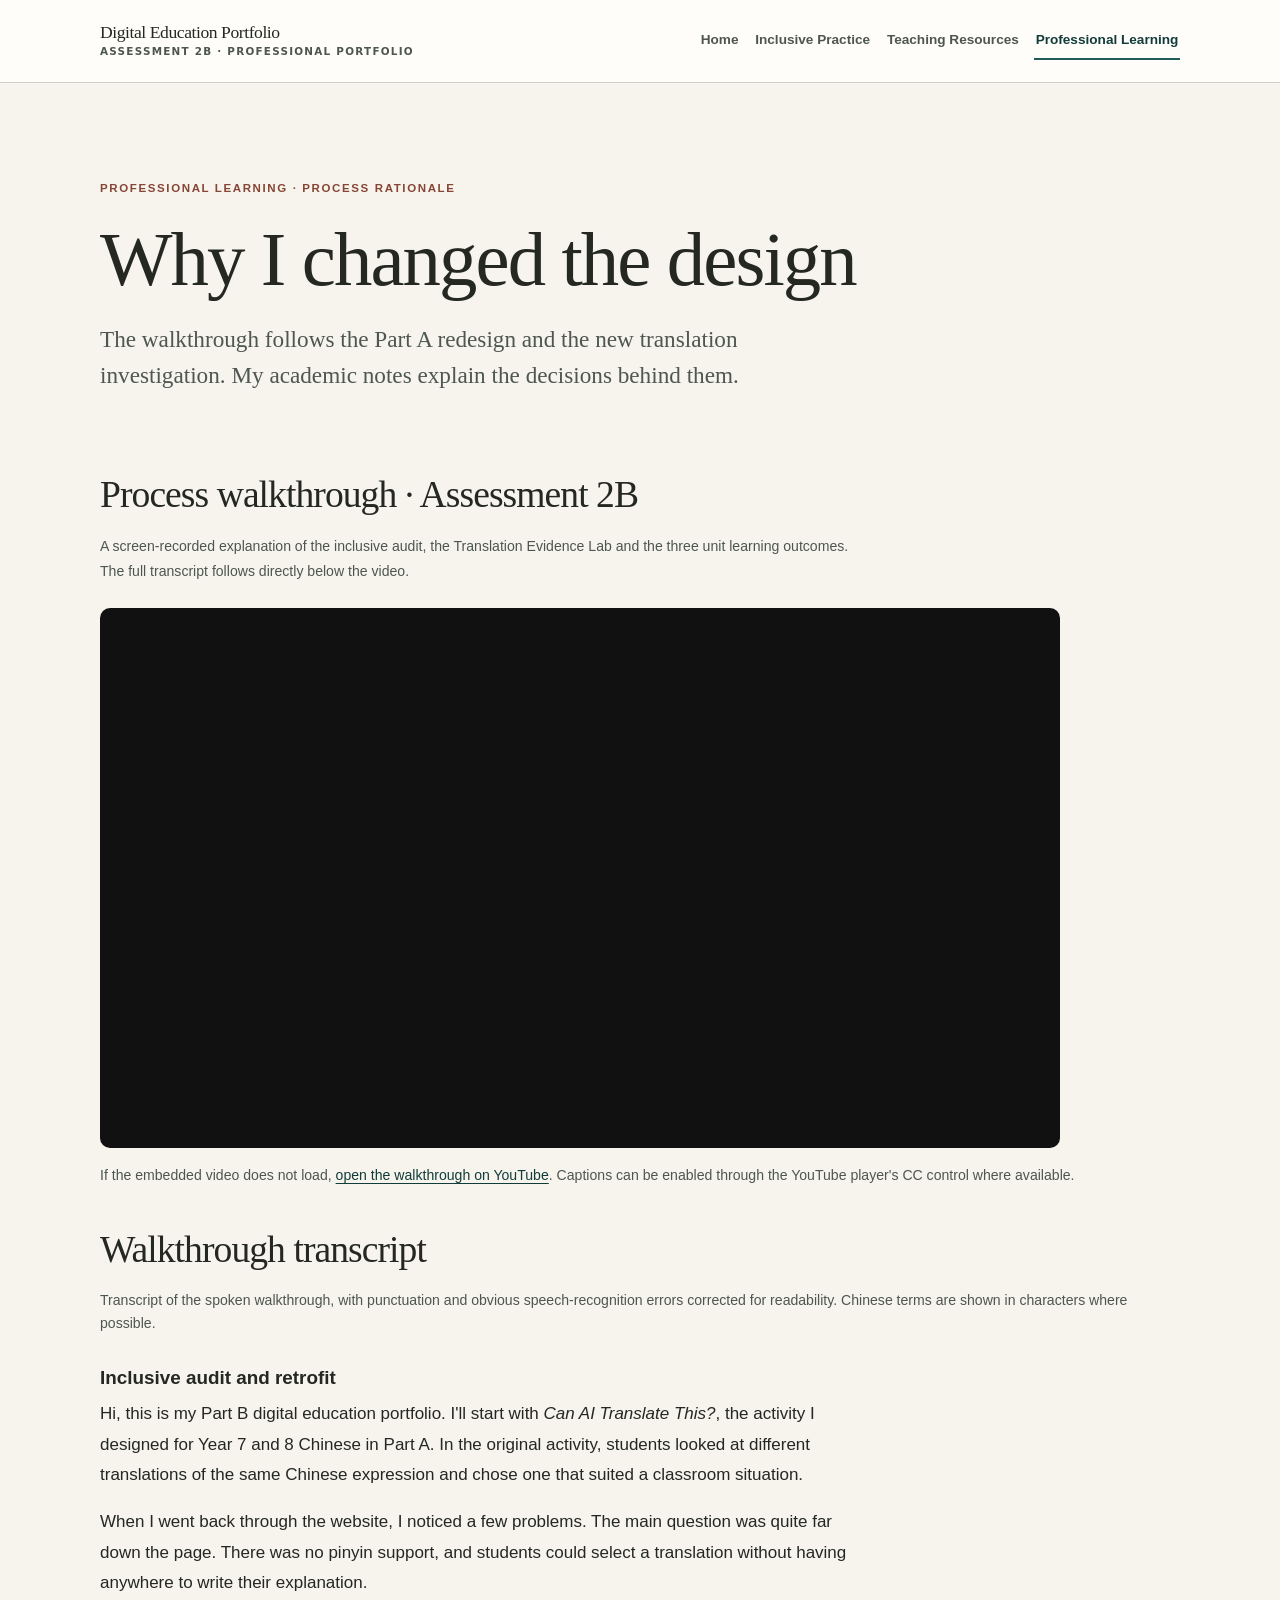
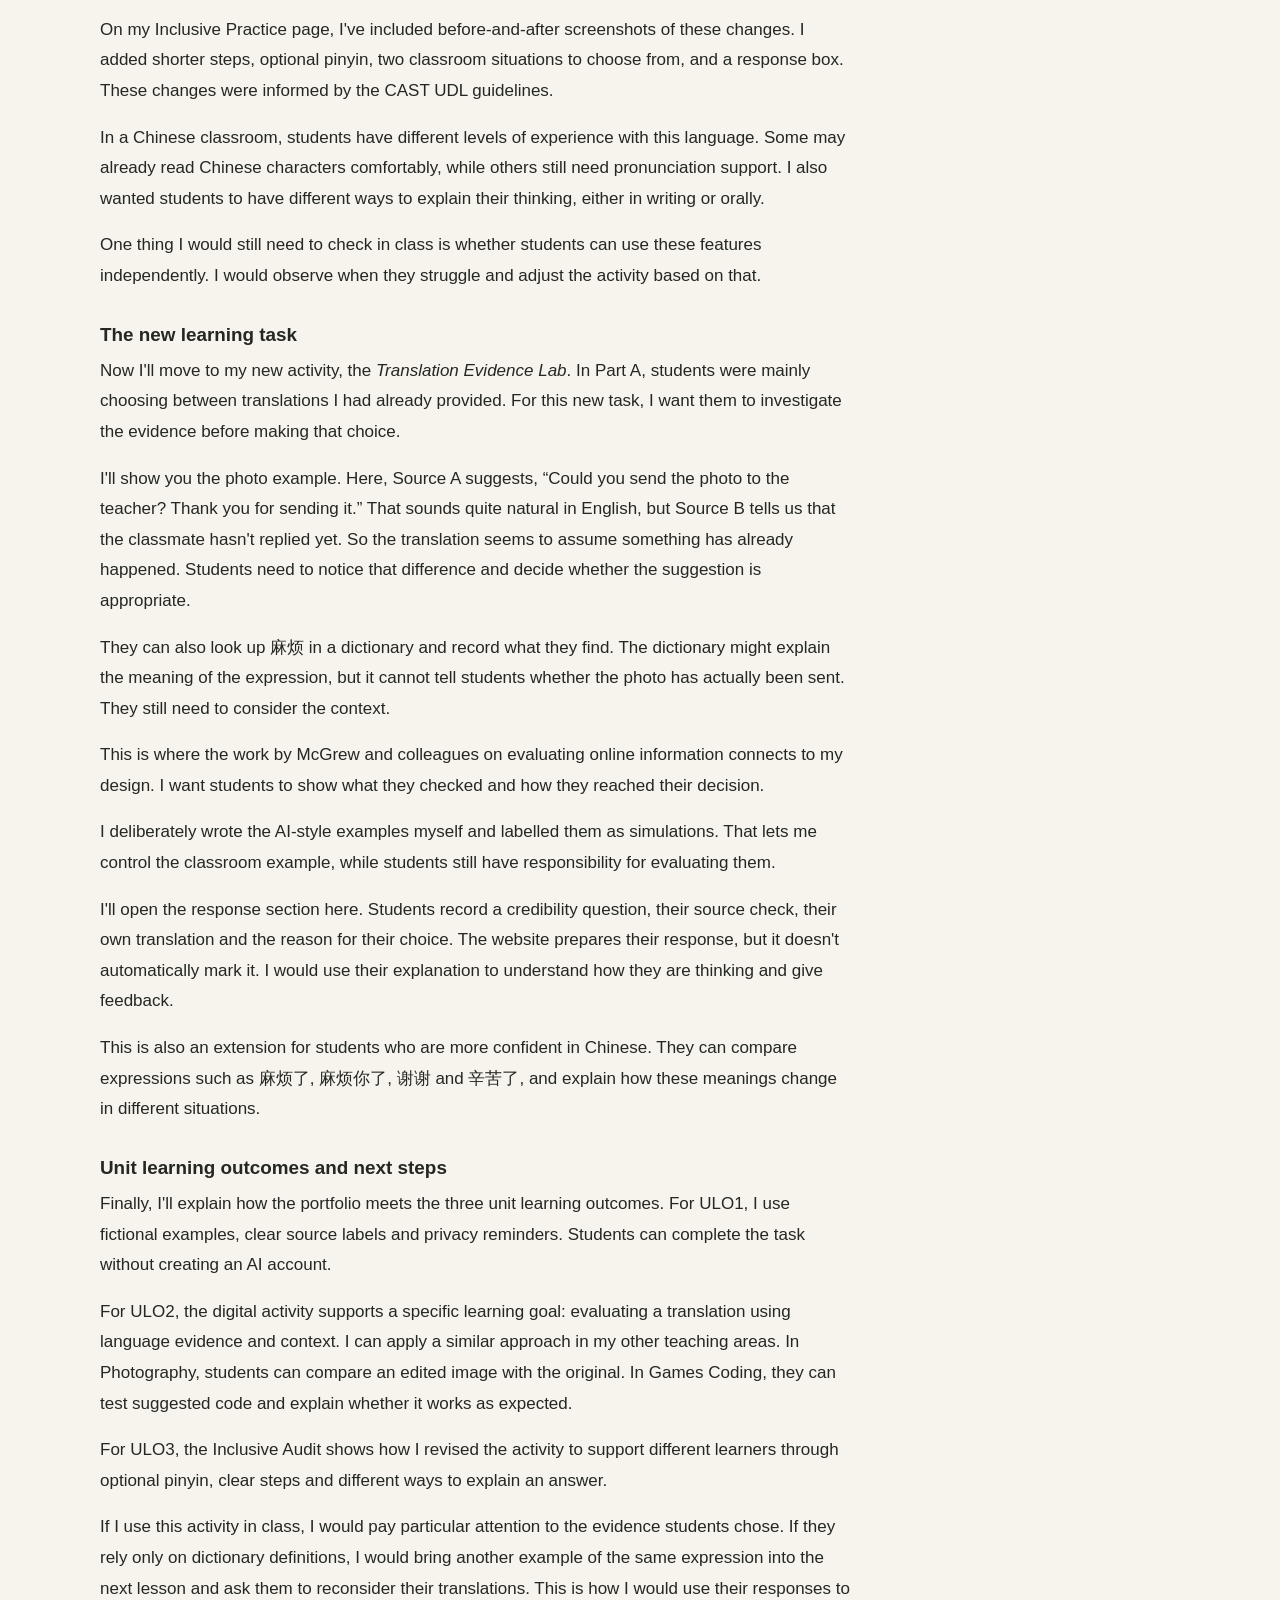
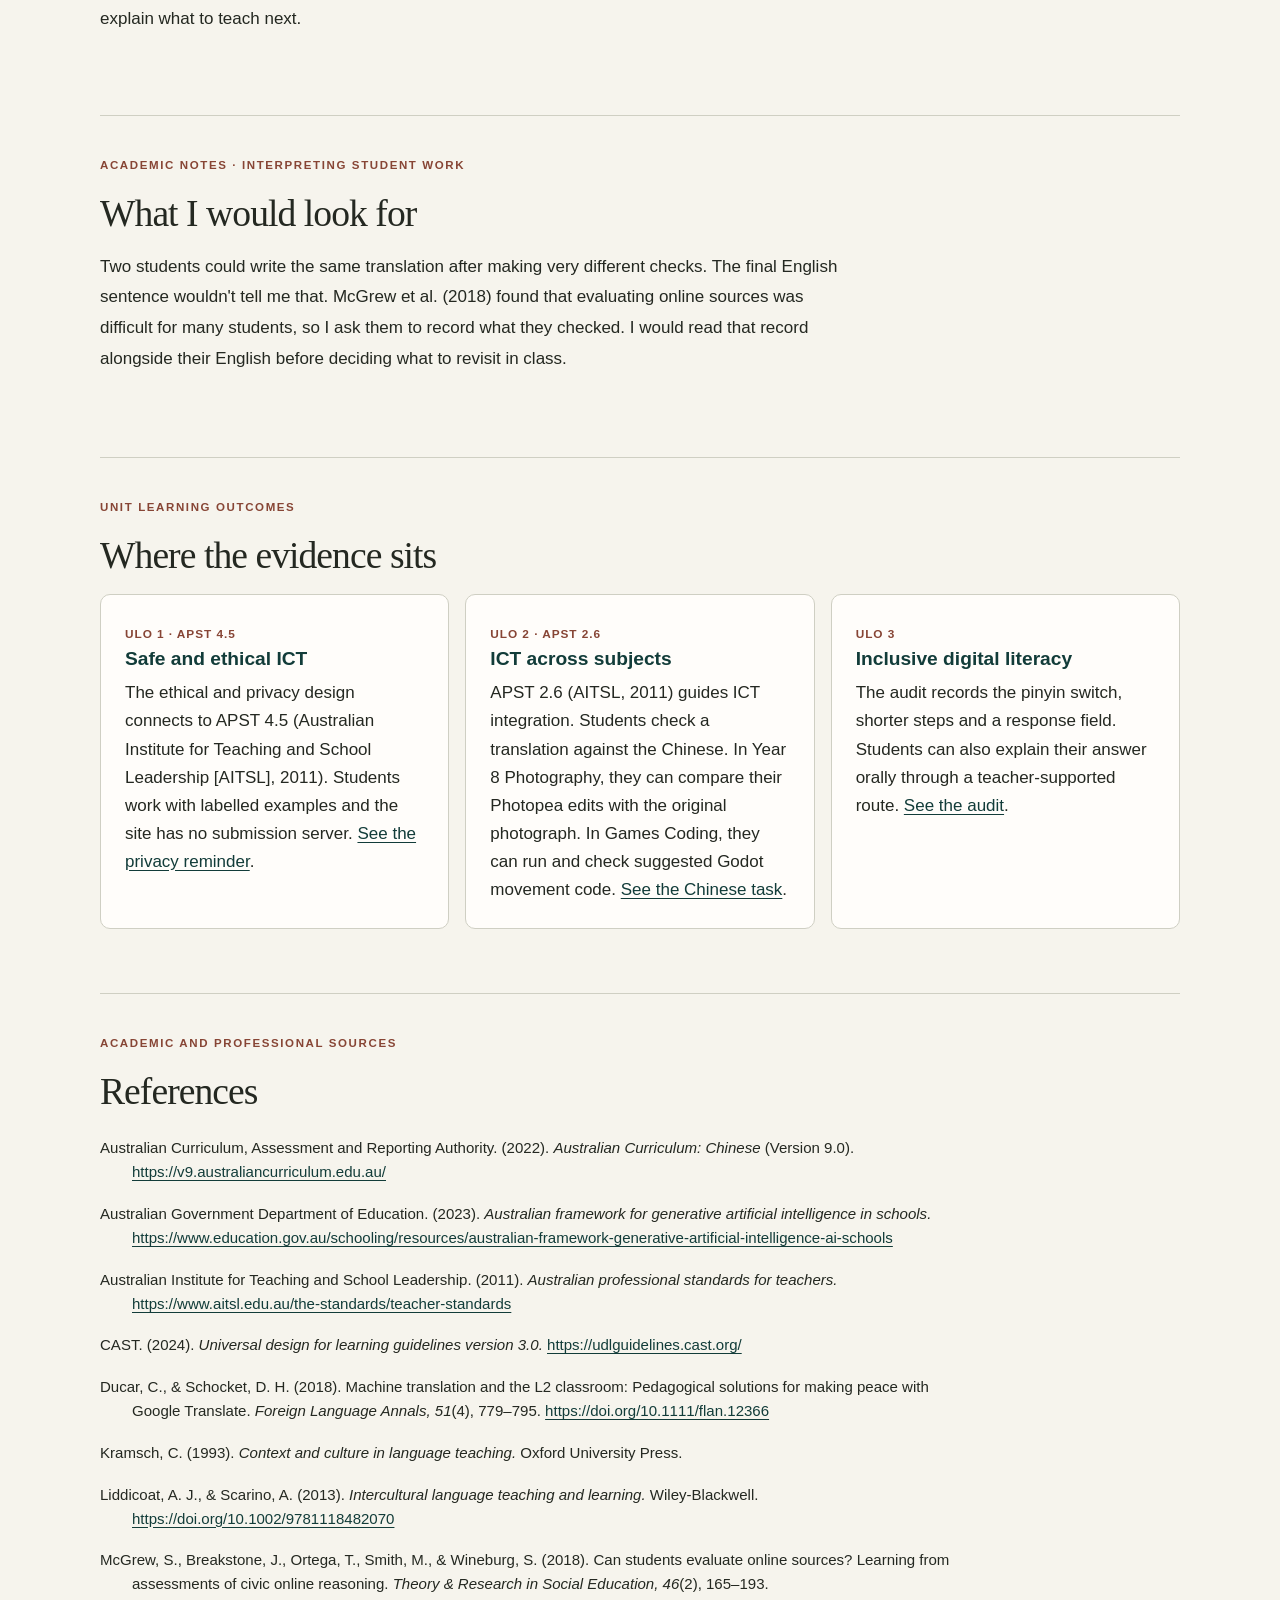
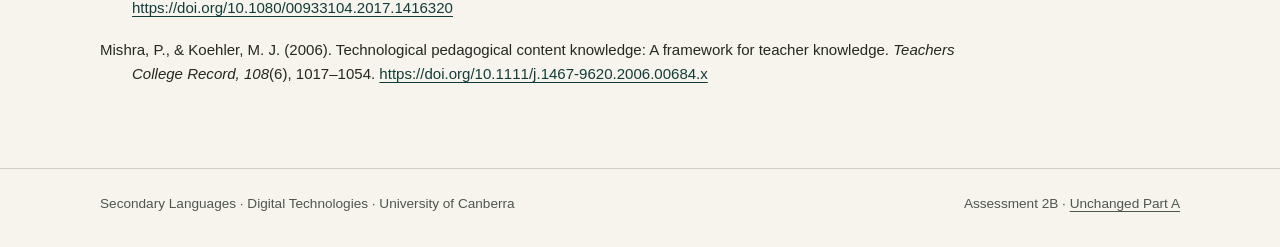
<file: part-b/professional.html>
<!doctype html>
<html lang="en"><head><meta charset="utf-8"><meta name="viewport" content="width=device-width,initial-scale=1">
<meta name="description" content="Assessment 2B screen-recorded walkthrough, accessible transcript, pedagogical rationale and references."><title>Professional Learning | Digital Education Portfolio · Part B</title>
<link rel="stylesheet" href="assets/site.css"></head><body>
<a class="skip" href="#main">Skip to main content</a>
<header class="site-header"><div class="shell header-inner"><a class="brand" href="index.html">Digital Education Portfolio<small>Assessment 2B · Professional Portfolio</small></a>
<nav class="site-nav" aria-label="Main navigation"><ul><li><a href="index.html">Home</a></li><li><a href="inclusive.html">Inclusive Practice</a></li><li><a href="resources.html">Teaching Resources</a></li><li><a href="professional.html" aria-current="page">Professional Learning</a></li></ul></nav></div></header>
<main id="main">
<section class="page-intro shell"><p class="eyebrow">Professional Learning · Process rationale</p>
<h1>Why I changed the design</h1>
<p class="page-lead">The walkthrough follows the Part A redesign and the new translation investigation. My academic notes explain the decisions behind them.</p></section>
<section class="section shell" aria-labelledby="walkthrough-heading">
<div class="prose">
<h2 id="walkthrough-heading">Process walkthrough · Assessment 2B</h2>
<p class="mini">A screen-recorded explanation of the inclusive audit, the Translation Evidence Lab and the three unit learning outcomes. The full transcript follows directly below the video.</p>
</div>
<div class="video-embed">
<iframe
  src="https://www.youtube-nocookie.com/embed/iUuwvLOhgEk"
  title="Assessment 2B digital education portfolio: inclusive audit, translation activity and unit learning outcomes"
  loading="lazy"
  referrerpolicy="strict-origin-when-cross-origin"
  allow="accelerometer; autoplay; clipboard-write; encrypted-media; gyroscope; picture-in-picture; web-share"
  allowfullscreen></iframe>
</div>
<p class="mini video-fallback">If the embedded video does not load, <a href="https://youtu.be/iUuwvLOhgEk" target="_blank" rel="noopener noreferrer">open the walkthrough on YouTube</a>. Captions can be enabled through the YouTube player's CC control where available.</p>

<h2 id="transcript">Walkthrough transcript</h2>
<p class="mini">Transcript of the spoken walkthrough, with punctuation and obvious speech-recognition errors corrected for readability. Chinese terms are shown in characters where possible.</p>
<div class="prose transcript">
<h3>Inclusive audit and retrofit</h3>
<p>Hi, this is my Part B digital education portfolio. I'll start with <em>Can AI Translate This?</em>, the activity I designed for Year 7 and 8 Chinese in Part A. In the original activity, students looked at different translations of the same Chinese expression and chose one that suited a classroom situation.</p>
<p>When I went back through the website, I noticed a few problems. The main question was quite far down the page. There was no pinyin support, and students could select a translation without having anywhere to write their explanation.</p>
<p>On my Inclusive Practice page, I've included before-and-after screenshots of these changes. I added shorter steps, optional pinyin, two classroom situations to choose from, and a response box. These changes were informed by the CAST UDL guidelines.</p>
<p>In a Chinese classroom, students have different levels of experience with this language. Some may already read Chinese characters comfortably, while others still need pronunciation support. I also wanted students to have different ways to explain their thinking, either in writing or orally.</p>
<p>One thing I would still need to check in class is whether students can use these features independently. I would observe when they struggle and adjust the activity based on that.</p>

<h3>The new learning task</h3>
<p>Now I'll move to my new activity, the <em>Translation Evidence Lab</em>. In Part A, students were mainly choosing between translations I had already provided. For this new task, I want them to investigate the evidence before making that choice.</p>
<p>I'll show you the photo example. Here, Source A suggests, “Could you send the photo to the teacher? Thank you for sending it.” That sounds quite natural in English, but Source B tells us that the classmate hasn't replied yet. So the translation seems to assume something has already happened. Students need to notice that difference and decide whether the suggestion is appropriate.</p>
<p>They can also look up <span lang="zh-Hans">麻烦</span> in a dictionary and record what they find. The dictionary might explain the meaning of the expression, but it cannot tell students whether the photo has actually been sent. They still need to consider the context.</p>
<p>This is where the work by McGrew and colleagues on evaluating online information connects to my design. I want students to show what they checked and how they reached their decision.</p>
<p>I deliberately wrote the AI-style examples myself and labelled them as simulations. That lets me control the classroom example, while students still have responsibility for evaluating them.</p>
<p>I'll open the response section here. Students record a credibility question, their source check, their own translation and the reason for their choice. The website prepares their response, but it doesn't automatically mark it. I would use their explanation to understand how they are thinking and give feedback.</p>
<p>This is also an extension for students who are more confident in Chinese. They can compare expressions such as <span lang="zh-Hans">麻烦了</span>, <span lang="zh-Hans">麻烦你了</span>, <span lang="zh-Hans">谢谢</span> and <span lang="zh-Hans">辛苦了</span>, and explain how these meanings change in different situations.</p>

<h3>Unit learning outcomes and next steps</h3>
<p>Finally, I'll explain how the portfolio meets the three unit learning outcomes. For ULO1, I use fictional examples, clear source labels and privacy reminders. Students can complete the task without creating an AI account.</p>
<p>For ULO2, the digital activity supports a specific learning goal: evaluating a translation using language evidence and context. I can apply a similar approach in my other teaching areas. In Photography, students can compare an edited image with the original. In Games Coding, they can test suggested code and explain whether it works as expected.</p>
<p>For ULO3, the Inclusive Audit shows how I revised the activity to support different learners through optional pinyin, clear steps and different ways to explain an answer.</p>
<p>If I use this activity in class, I would pay particular attention to the evidence students chose. If they rely only on dictionary definitions, I would bring another example of the same expression into the next lesson and ask them to reconsider their translations. This is how I would use their responses to explain what to teach next.</p>
</div>
</section>
<section class="section shell" id="scholarly-notes">
<p class="eyebrow">Academic notes · Interpreting student work</p>
<h2>What I would look for</h2>
<div class="prose">
<p>Two students could write the same translation after making very different checks. The final English sentence wouldn't tell me that. McGrew et al. (2018) found that evaluating online sources was difficult for many students, so I ask them to record what they checked. I would read that record alongside their English before deciding what to revisit in class.</p>
</div></section>
<section class="section shell" id="ulo"><p class="eyebrow">Unit learning outcomes</p><h2>Where the evidence sits</h2>
<div class="columns-3">
<div class="card"><span class="number">ULO 1 · APST 4.5</span><h3>Safe and ethical ICT</h3><p>The ethical and privacy design connects to APST 4.5 (Australian Institute for Teaching and School Leadership [AITSL], 2011). Students work with labelled examples and the site has no submission server. <a href="lab.html#privacy">See the privacy reminder</a>.</p></div>
<div class="card"><span class="number">ULO 2 · APST 2.6</span><h3>ICT across subjects</h3><p>APST 2.6 (AITSL, 2011) guides ICT integration. Students check a translation against the Chinese. In Year 8 Photography, they can compare their Photopea edits with the original photograph. In Games Coding, they can run and check suggested Godot movement code. <a href="lab.html#evidence">See the Chinese task</a>.</p></div>
<div class="card"><span class="number">ULO 3</span><h3>Inclusive digital literacy</h3><p>The audit records the pinyin switch, shorter steps and a response field. Students can also explain their answer orally through a teacher-supported route. <a href="inclusive.html#retrofit-log">See the audit</a>.</p></div>
</div></section>
<section class="section shell" id="references"><p class="eyebrow">Academic and professional sources</p><h2>References</h2>
<div class="refs" role="list">
<p role="listitem">Australian Curriculum, Assessment and Reporting Authority. (2022). <em>Australian Curriculum: Chinese</em> (Version 9.0). <a href="https://v9.australiancurriculum.edu.au/">https://v9.australiancurriculum.edu.au/</a></p>
<p role="listitem">Australian Government Department of Education. (2023). <em>Australian framework for generative artificial intelligence in schools.</em> <a href="https://www.education.gov.au/schooling/resources/australian-framework-generative-artificial-intelligence-ai-schools">https://www.education.gov.au/schooling/resources/australian-framework-generative-artificial-intelligence-ai-schools</a></p>
<p role="listitem">Australian Institute for Teaching and School Leadership. (2011). <em>Australian professional standards for teachers.</em> <a href="https://www.aitsl.edu.au/the-standards/teacher-standards">https://www.aitsl.edu.au/the-standards/teacher-standards</a></p>
<p role="listitem">CAST. (2024). <em>Universal design for learning guidelines version 3.0.</em> <a href="https://udlguidelines.cast.org/">https://udlguidelines.cast.org/</a></p>
<p role="listitem">Ducar, C., &amp; Schocket, D. H. (2018). Machine translation and the L2 classroom: Pedagogical solutions for making peace with Google Translate. <em>Foreign Language Annals, 51</em>(4), 779–795. <a href="https://doi.org/10.1111/flan.12366">https://doi.org/10.1111/flan.12366</a></p>
<p role="listitem">Kramsch, C. (1993). <em>Context and culture in language teaching.</em> Oxford University Press.</p>
<p role="listitem">Liddicoat, A. J., &amp; Scarino, A. (2013). <em>Intercultural language teaching and learning.</em> Wiley-Blackwell. <a href="https://doi.org/10.1002/9781118482070">https://doi.org/10.1002/9781118482070</a></p>
<p role="listitem">McGrew, S., Breakstone, J., Ortega, T., Smith, M., &amp; Wineburg, S. (2018). Can students evaluate online sources? Learning from assessments of civic online reasoning. <em>Theory &amp; Research in Social Education, 46</em>(2), 165–193. <a href="https://doi.org/10.1080/00933104.2017.1416320">https://doi.org/10.1080/00933104.2017.1416320</a></p>
<p role="listitem">Mishra, P., &amp; Koehler, M. J. (2006). Technological pedagogical content knowledge: A framework for teacher knowledge. <em>Teachers College Record, 108</em>(6), 1017–1054. <a href="https://doi.org/10.1111/j.1467-9620.2006.00684.x">https://doi.org/10.1111/j.1467-9620.2006.00684.x</a></p>
</div></section>
</main>
<footer class="footer"><div class="shell footer-inner"><span>Secondary Languages · Digital Technologies · University of Canberra</span><span>Assessment 2B · <a href="../index.html">Unchanged Part A</a></span></div></footer>
</body></html>
</file>
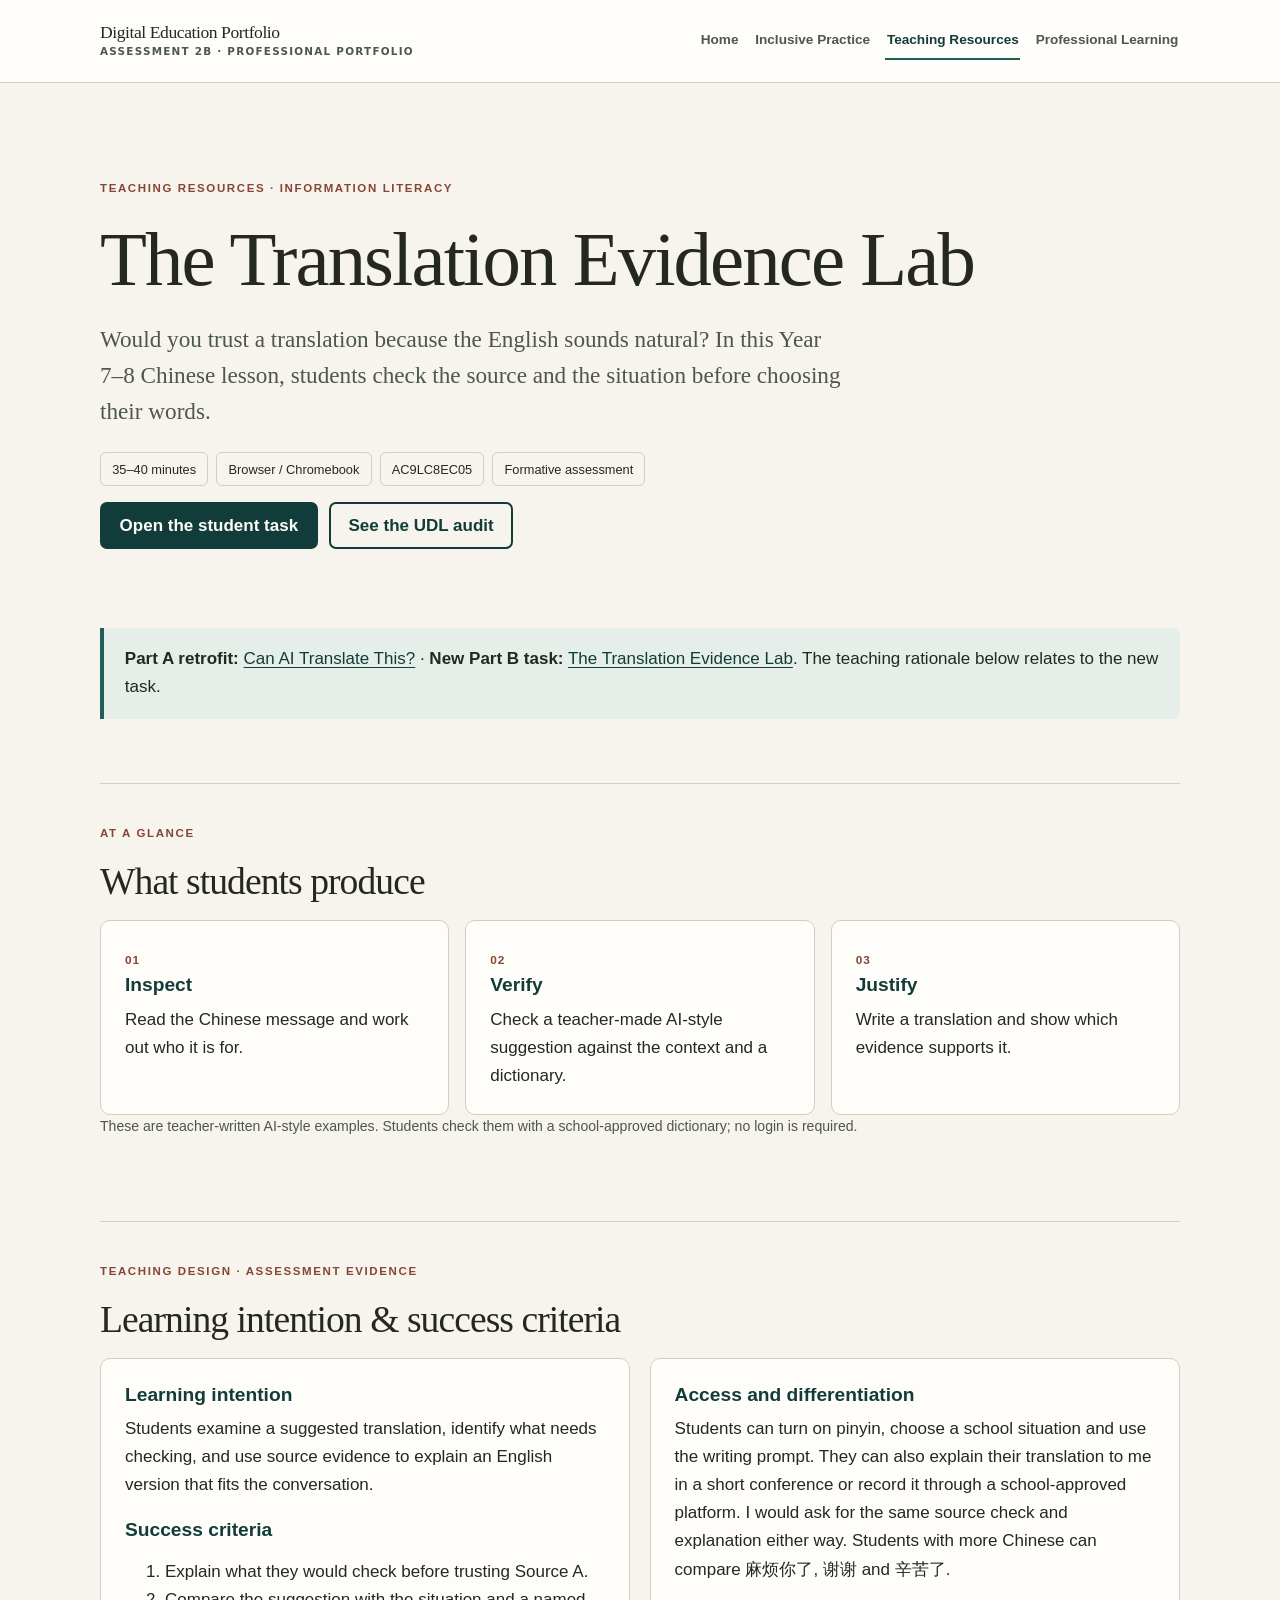
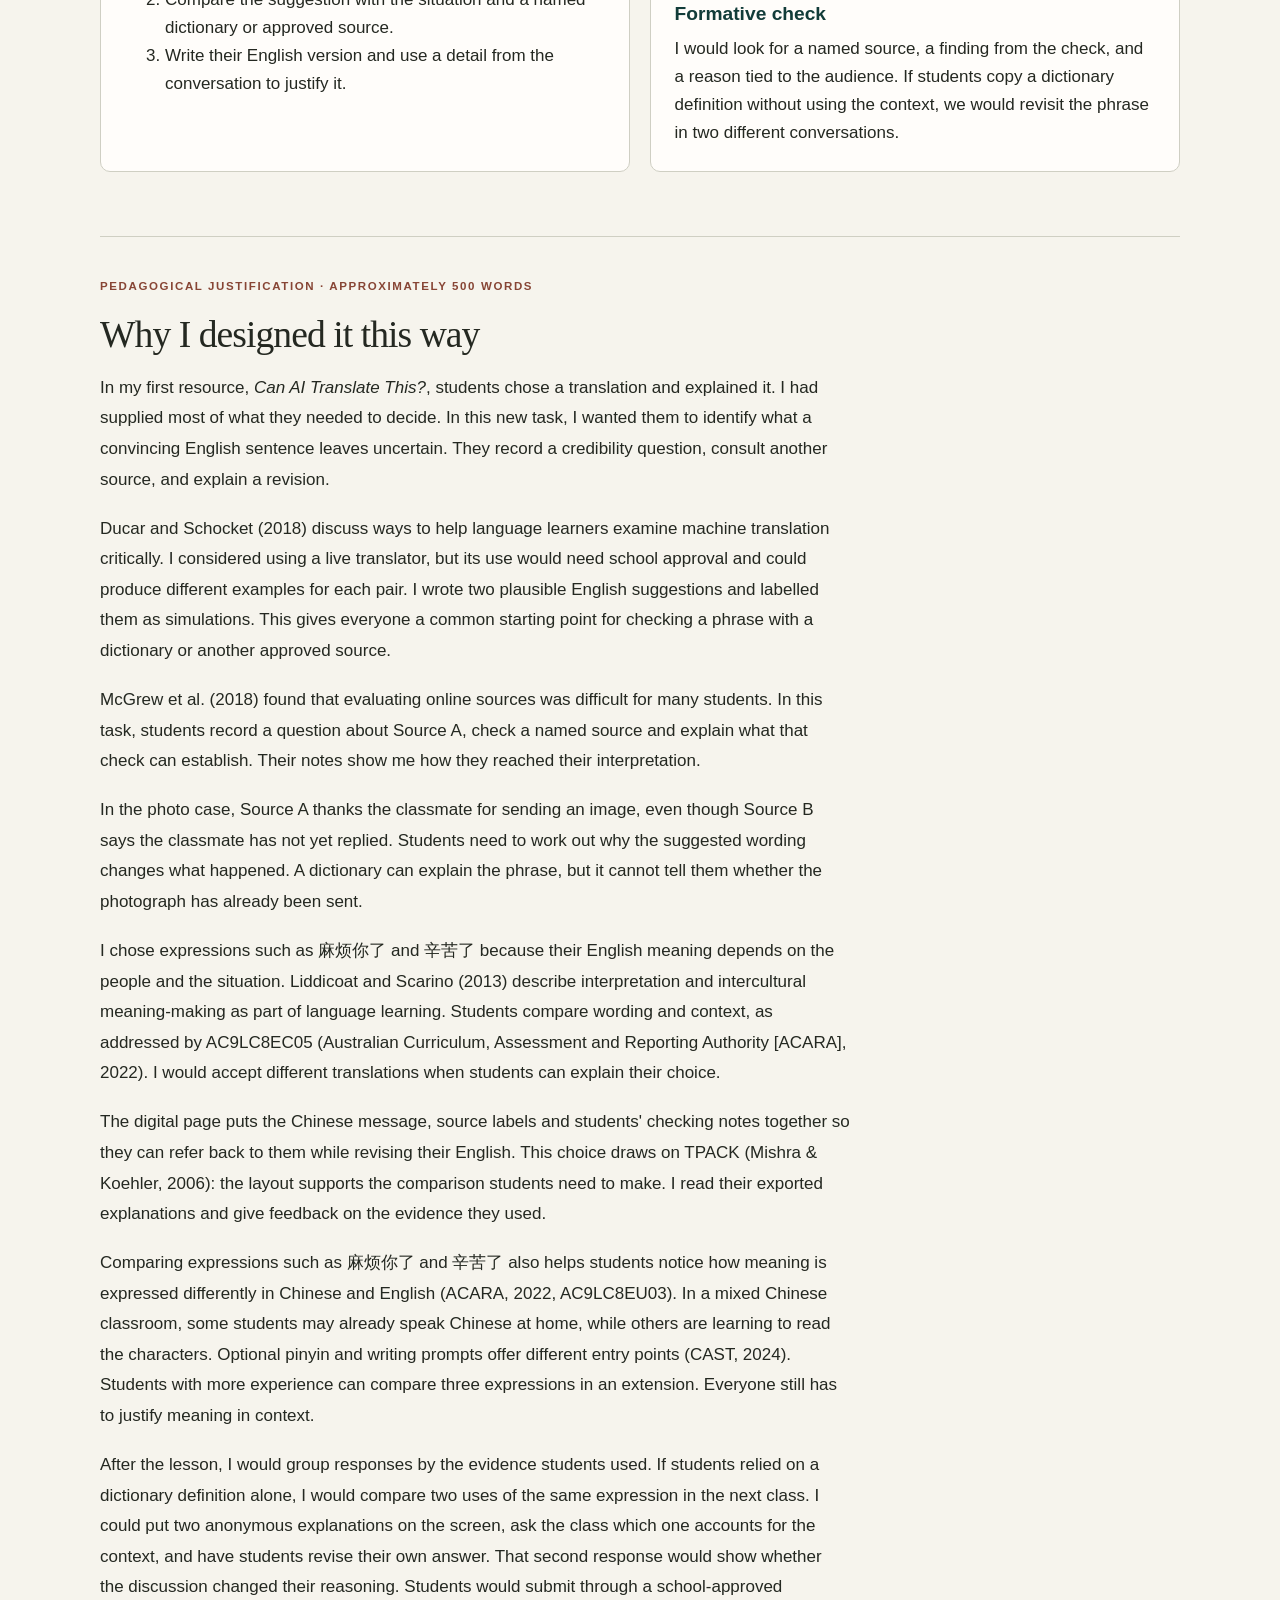
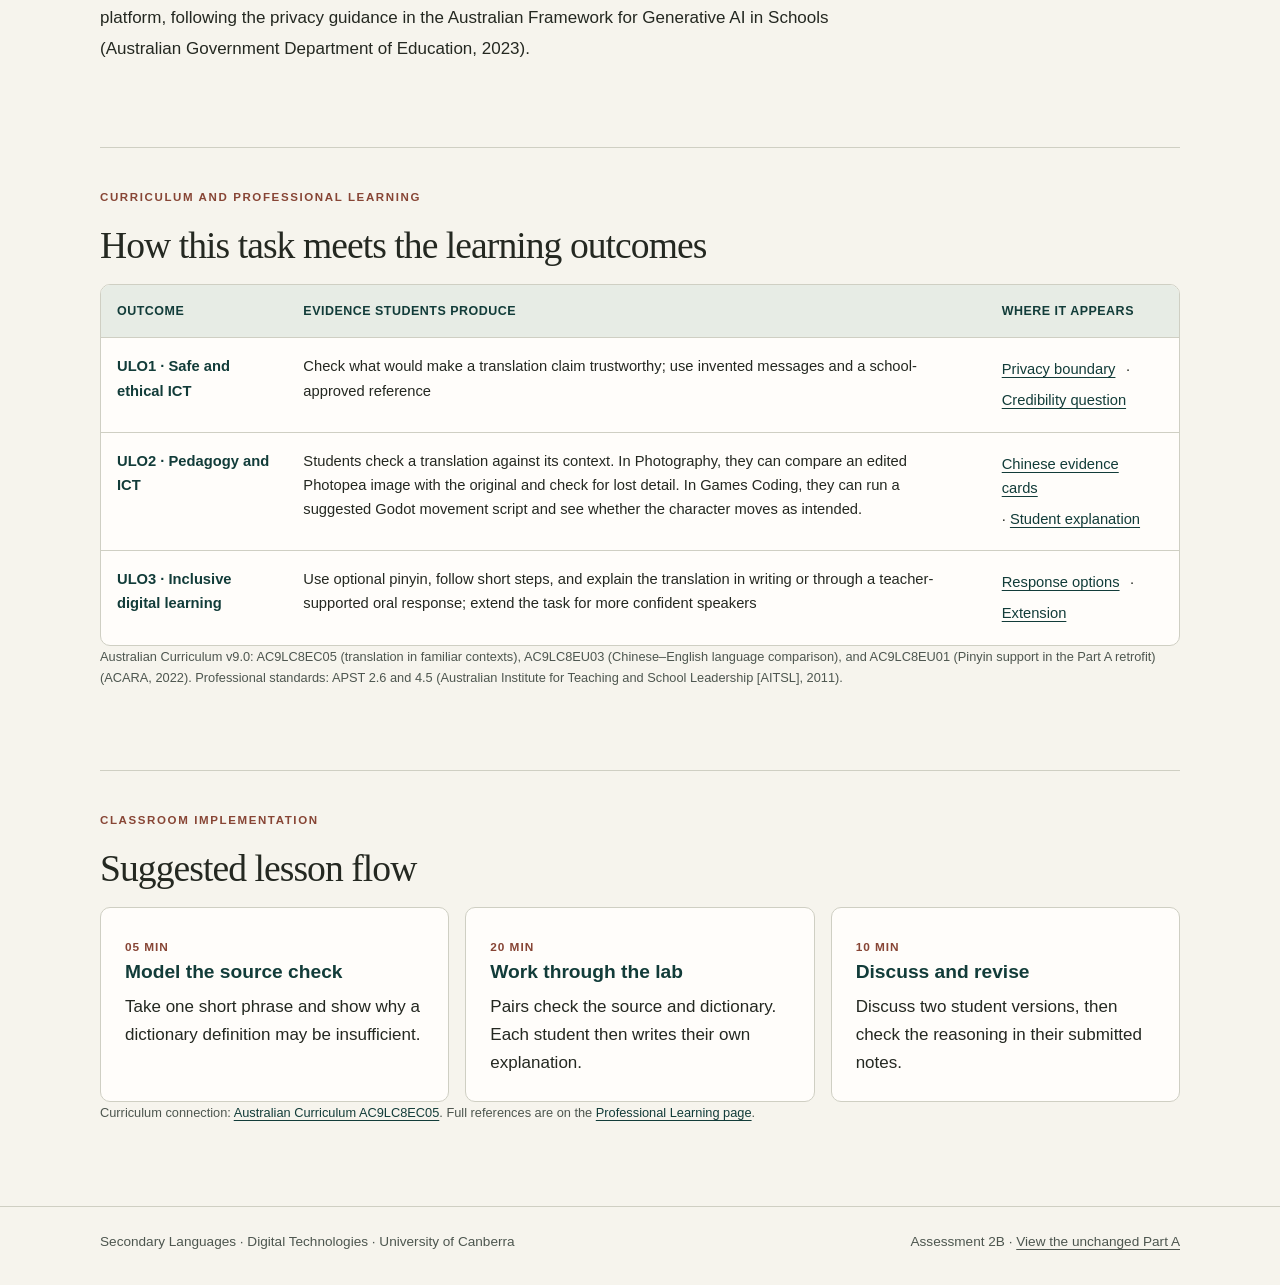
<file: part-b/resources.html>
<!doctype html>
<html lang="en">
<head>
<meta charset="utf-8"><meta name="viewport" content="width=device-width,initial-scale=1">
<meta name="description" content="New Year 7-8 Chinese digital information literacy task and pedagogical justification.">
<title>Teaching Resources | Digital Education Portfolio · Part B</title>
<link rel="stylesheet" href="assets/site.css">
</head>
<body>
<a class="skip" href="#main">Skip to main content</a>
<header class="site-header"><div class="shell header-inner">
<a class="brand" href="index.html">Digital Education Portfolio<small>Assessment 2B · Professional Portfolio</small></a>
<nav class="site-nav" aria-label="Main navigation"><ul><li><a href="index.html">Home</a></li><li><a href="inclusive.html">Inclusive Practice</a></li><li><a href="resources.html" aria-current="page">Teaching Resources</a></li><li><a href="professional.html">Professional Learning</a></li></ul></nav>
</div></header>
<main id="main">
<section class="page-intro shell"><p class="eyebrow">Teaching Resources · Information literacy</p>
<h1>The Translation Evidence Lab</h1>
<p class="page-lead">Would you trust a translation because the English sounds natural? In this Year 7–8 Chinese lesson, students check the source and the situation before choosing their words.</p>
<div class="inline-meta"><span>35–40 minutes</span><span>Browser / Chromebook</span><span>AC9LC8EC05</span><span>Formative assessment</span></div>
<div class="button-row"><a class="btn" href="lab.html">Open the student task</a><a class="btn secondary" href="inclusive.html#retrofit-log">See the UDL audit</a></div>
</section>
<section class="section shell"><div class="callout"><p><strong>Part A retrofit:</strong> <a href="citizenship.html">Can AI Translate This?</a> · <strong>New Part B task:</strong> <a href="lab.html">The Translation Evidence Lab</a>. The teaching rationale below relates to the new task.</p></div></section>
<section class="section shell"><p class="eyebrow">At a glance</p><h2>What students produce</h2>
<div class="columns-3"><div class="card"><span class="number">01</span><h3>Inspect</h3><p>Read the Chinese message and work out who it is for.</p></div>
<div class="card"><span class="number">02</span><h3>Verify</h3><p>Check a teacher-made AI-style suggestion against the context and a dictionary.</p></div>
<div class="card"><span class="number">03</span><h3>Justify</h3><p>Write a translation and show which evidence supports it.</p></div></div>
<p class="mini">These are teacher-written AI-style examples. Students check them with a school-approved dictionary; no login is required.</p>
</section>
<section class="section shell" id="learning-evidence">
<p class="eyebrow">Teaching design · Assessment evidence</p>
<h2>Learning intention &amp; success criteria</h2>
<div class="columns-2">
<div class="card"><h3>Learning intention</h3><p>Students examine a suggested translation, identify what needs checking, and use source evidence to explain an English version that fits the conversation.</p>
<h3>Success criteria</h3><ol><li>Explain what they would check before trusting Source A.</li><li>Compare the suggestion with the situation and a named dictionary or approved source.</li><li>Write their English version and use a detail from the conversation to justify it.</li></ol>
</div>
<div class="card"><h3>Access and differentiation</h3><p>Students can turn on pinyin, choose a school situation and use the writing prompt. They can also explain their translation to me in a short conference or record it through a school-approved platform. I would ask for the same source check and explanation either way. Students with more Chinese can compare <span lang="zh-Hans">麻烦你了</span>, <span lang="zh-Hans">谢谢</span> and <span lang="zh-Hans">辛苦了</span>.</p>
<h3>Formative check</h3><p>I would look for a named source, a finding from the check, and a reason tied to the audience. If students copy a dictionary definition without using the context, we would revisit the phrase in two different conversations.</p></div></div>
</section>
<section class="section shell" id="justification">
<p class="eyebrow">Pedagogical justification · Approximately 500 words</p><h2>Why I designed it this way</h2>
<div class="prose">
<p>In my first resource, <em>Can AI Translate This?</em>, students chose a translation and explained it. I had supplied most of what they needed to decide. In this new task, I wanted them to identify what a convincing English sentence leaves uncertain. They record a credibility question, consult another source, and explain a revision.</p>
<p>Ducar and Schocket (2018) discuss ways to help language learners examine machine translation critically. I considered using a live translator, but its use would need school approval and could produce different examples for each pair. I wrote two plausible English suggestions and labelled them as simulations. This gives everyone a common starting point for checking a phrase with a dictionary or another approved source.</p>
<p>McGrew et al. (2018) found that evaluating online sources was difficult for many students. In this task, students record a question about Source A, check a named source and explain what that check can establish. Their notes show me how they reached their interpretation.</p>
<p>In the photo case, Source A thanks the classmate for sending an image, even though Source B says the classmate has not yet replied. Students need to work out why the suggested wording changes what happened. A dictionary can explain the phrase, but it cannot tell them whether the photograph has already been sent.</p>
<p>I chose expressions such as <span lang="zh-Hans">麻烦你了</span> and <span lang="zh-Hans">辛苦了</span> because their English meaning depends on the people and the situation. Liddicoat and Scarino (2013) describe interpretation and intercultural meaning-making as part of language learning. Students compare wording and context, as addressed by AC9LC8EC05 (Australian Curriculum, Assessment and Reporting Authority [ACARA], 2022). I would accept different translations when students can explain their choice.</p>
<p>The digital page puts the Chinese message, source labels and students' checking notes together so they can refer back to them while revising their English. This choice draws on TPACK (Mishra &amp; Koehler, 2006): the layout supports the comparison students need to make. I read their exported explanations and give feedback on the evidence they used.</p>
<p>Comparing expressions such as <span lang="zh-Hans">麻烦你了</span> and <span lang="zh-Hans">辛苦了</span> also helps students notice how meaning is expressed differently in Chinese and English (ACARA, 2022, AC9LC8EU03). In a mixed Chinese classroom, some students may already speak Chinese at home, while others are learning to read the characters. Optional pinyin and writing prompts offer different entry points (CAST, 2024). Students with more experience can compare three expressions in an extension. Everyone still has to justify meaning in context.</p>
<p>After the lesson, I would group responses by the evidence students used. If students relied on a dictionary definition alone, I would compare two uses of the same expression in the next class. I could put two anonymous explanations on the screen, ask the class which one accounts for the context, and have students revise their own answer. That second response would show whether the discussion changed their reasoning. Students would submit through a school-approved platform, following the privacy guidance in the Australian Framework for Generative AI in Schools (Australian Government Department of Education, 2023).</p>
</div>
</section>
<section class="section shell" id="assessment-map">
<p class="eyebrow">Curriculum and professional learning</p><h2>How this task meets the learning outcomes</h2>
<div class="audit-table-wrap"><table class="audit-table">
<thead><tr><th scope="col">Outcome</th><th scope="col">Evidence students produce</th><th scope="col">Where it appears</th></tr></thead>
<tbody>
<tr><td>ULO1 · Safe and ethical ICT</td><td>Check what would make a translation claim trustworthy; use invented messages and a school-approved reference</td><td><a href="lab.html#privacy">Privacy boundary</a> · <a href="lab.html#response">Credibility question</a></td></tr>
<tr><td>ULO2 · Pedagogy and ICT</td><td>Students check a translation against its context. In Photography, they can compare an edited Photopea image with the original and check for lost detail. In Games Coding, they can run a suggested Godot movement script and see whether the character moves as intended.</td><td><a href="lab.html#evidence">Chinese evidence cards</a> · <a href="lab.html#response">Student explanation</a></td></tr>
<tr><td>ULO3 · Inclusive digital learning</td><td>Use optional pinyin, follow short steps, and explain the translation in writing or through a teacher-supported oral response; extend the task for more confident speakers</td><td><a href="lab.html#response">Response options</a> · <a href="lab.html#extension">Extension</a></td></tr>
</tbody></table></div>
<p class="fine">Australian Curriculum v9.0: AC9LC8EC05 (translation in familiar contexts), AC9LC8EU03 (Chinese–English language comparison), and AC9LC8EU01 (Pinyin support in the Part A retrofit) (ACARA, 2022). Professional standards: APST 2.6 and 4.5 (Australian Institute for Teaching and School Leadership [AITSL], 2011).</p>
</section>
<section class="section shell"><p class="eyebrow">Classroom implementation</p><h2>Suggested lesson flow</h2>
<div class="columns-3"><div class="card"><span class="number">05 MIN</span><h3>Model the source check</h3><p>Take one short phrase and show why a dictionary definition may be insufficient.</p></div><div class="card"><span class="number">20 MIN</span><h3>Work through the lab</h3><p>Pairs check the source and dictionary. Each student then writes their own explanation.</p></div><div class="card"><span class="number">10 MIN</span><h3>Discuss and revise</h3><p>Discuss two student versions, then check the reasoning in their submitted notes.</p></div></div>
<p class="fine">Curriculum connection: <a href="https://www.scootle.edu.au/ec/search?accContentId=AC9LC8EC05">Australian Curriculum AC9LC8EC05</a>. Full references are on the <a href="professional.html#references">Professional Learning page</a>.</p></section>
</main>
<footer class="footer"><div class="shell footer-inner"><span>Secondary Languages · Digital Technologies · University of Canberra</span><span>Assessment 2B · <a href="../index.html">View the unchanged Part A</a></span></div></footer>
</body></html>
</file>
<file: style.css>
:root {
  --paper: #f7f4ed;
  --paper-deep: #eee9df;
  --surface: #fffdf8;
  --ink: #252823;
  --ink-soft: #555a52;
  --accent: #765447;
  --accent-deep: #54382f;
  --sage: #667061;
  --line: #d6d0c4;
  --line-dark: #aaa397;
  --focus: #155c75;
  --white: #ffffff;
  --max-width: 1120px;
  --reading-width: 760px;
  --radius: 10px;
  --shadow: 0 12px 32px rgba(52, 45, 37, 0.07);
}

*,
*::before,
*::after {
  box-sizing: border-box;
}

html {
  scroll-behavior: smooth;
}

body {
  min-height: 100vh;
  margin: 0;
  display: flex;
  flex-direction: column;
  background: var(--paper);
  color: var(--ink);
  font-family: "Aptos", "Segoe UI", Arial, sans-serif;
  font-size: 1rem;
  line-height: 1.65;
  text-rendering: optimizeLegibility;
}

main {
  flex: 1;
}

h1,
h2,
h3,
p {
  margin-top: 0;
}

h1,
h2,
h3 {
  color: var(--ink);
  font-family: Georgia, "Times New Roman", serif;
  font-weight: 500;
  line-height: 1.16;
  text-wrap: balance;
}

h1 {
  max-width: 900px;
  margin-bottom: 0.35em;
  font-size: clamp(2.65rem, 7vw, 5.8rem);
  letter-spacing: -0.045em;
}

h2 {
  font-size: clamp(1.8rem, 4vw, 2.8rem);
  letter-spacing: -0.025em;
}

h3 {
  font-size: clamp(1.2rem, 2vw, 1.5rem);
}

a {
  color: var(--accent-deep);
  text-underline-offset: 0.2em;
}

a:hover {
  text-decoration-thickness: 2px;
}

a:focus-visible,
button:focus-visible,
[tabindex]:focus-visible {
  outline: 3px solid var(--focus);
  outline-offset: 4px;
}

.skip-link {
  position: fixed;
  top: 0.75rem;
  left: 0.75rem;
  z-index: 100;
  padding: 0.7rem 1rem;
  transform: translateY(-180%);
  border-radius: 6px;
  background: var(--ink);
  color: var(--white);
  font-weight: 700;
}

.skip-link:focus {
  transform: translateY(0);
}

.visually-hidden {
  position: absolute !important;
  width: 1px !important;
  height: 1px !important;
  padding: 0 !important;
  margin: -1px !important;
  overflow: hidden !important;
  clip: rect(0, 0, 0, 0) !important;
  white-space: nowrap !important;
  border: 0 !important;
}

.section-shell,
.header-inner,
.footer-inner {
  width: min(calc(100% - 3rem), var(--max-width));
  margin-inline: auto;
}

.site-header {
  border-bottom: 1px solid var(--line);
  background: rgba(247, 244, 237, 0.98);
}

.header-inner {
  display: flex;
  align-items: center;
  justify-content: space-between;
  gap: 2rem;
  min-height: 86px;
}

.site-name {
  flex: 0 0 auto;
  color: var(--ink);
  font-family: Georgia, "Times New Roman", serif;
  font-size: 1rem;
  font-weight: 600;
  letter-spacing: 0.01em;
  text-decoration: none;
}

.site-nav ul {
  display: flex;
  align-items: center;
  justify-content: flex-end;
  gap: 0.35rem 1.25rem;
  margin: 0;
  padding: 0;
  list-style: none;
}

.site-nav a {
  display: block;
  padding: 0.55rem 0;
  border-bottom: 2px solid transparent;
  color: var(--ink-soft);
  font-size: 0.88rem;
  font-weight: 650;
  line-height: 1.2;
  text-decoration: none;
}

.site-nav a:hover {
  color: var(--ink);
  border-bottom-color: var(--line-dark);
}

.site-nav a[aria-current="page"] {
  border-bottom-color: var(--accent);
  color: var(--accent-deep);
}

.hero {
  padding-block: clamp(5rem, 11vw, 9.5rem) clamp(4.5rem, 9vw, 8rem);
}

.eyebrow,
.section-kicker,
.check-label,
.challenge-label,
.ulo-label {
  margin-bottom: 1rem;
  color: var(--accent-deep);
  font-size: 0.76rem;
  font-weight: 800;
  letter-spacing: 0.14em;
  line-height: 1.35;
  text-transform: uppercase;
}

.hero-subtitle {
  max-width: 720px;
  margin-bottom: 0;
  color: var(--ink-soft);
  font-family: Georgia, "Times New Roman", serif;
  font-size: clamp(1.2rem, 2.8vw, 1.75rem);
  line-height: 1.4;
}

.hero-rule {
  width: 80px;
  height: 3px;
  margin-block: clamp(2.5rem, 5vw, 4.5rem);
  background: var(--accent);
}

.prose {
  max-width: var(--reading-width);
}

.prose p,
.lede {
  color: var(--ink-soft);
  font-size: clamp(1.05rem, 2vw, 1.25rem);
  line-height: 1.8;
}

.biography p {
  margin-bottom: 0;
}

.principles {
  padding-block: 0 clamp(5rem, 10vw, 9rem);
}

.section-heading-row {
  max-width: 780px;
  margin-bottom: clamp(2rem, 4vw, 3.5rem);
}

.section-heading-row h2,
.section-heading-row p {
  margin-bottom: 0;
}

.principle-list {
  display: grid;
  grid-template-columns: repeat(3, 1fr);
  border-top: 1px solid var(--line-dark);
}

.principle-list article {
  min-height: 175px;
  padding: 1.5rem 1.5rem 1rem 0;
  border-bottom: 1px solid var(--line);
}

.principle-list article + article {
  padding-left: 1.5rem;
  border-left: 1px solid var(--line);
}

.principle-number {
  margin-bottom: 2.5rem;
  color: var(--accent);
  font-size: 0.78rem;
  font-weight: 800;
}

.principle-list h3 {
  margin-bottom: 0;
}

.page-main {
  padding-block: clamp(4rem, 9vw, 7rem) clamp(5rem, 10vw, 8rem);
}

.page-intro {
  max-width: 870px;
  margin-bottom: clamp(4rem, 8vw, 7rem);
}

.page-intro h1 {
  font-size: clamp(2.75rem, 6vw, 5rem);
}

.page-intro .lede {
  max-width: 720px;
  margin-top: 1.5rem;
  margin-bottom: 0;
}

.featured-resource {
  display: grid;
  grid-template-columns: minmax(160px, 0.55fr) minmax(220px, 0.85fr) minmax(260px, 1fr) auto;
  align-items: center;
  gap: 2rem;
  padding: clamp(1.5rem, 4vw, 2.5rem);
  border: 1px solid var(--line);
  border-left: 5px solid var(--accent);
  border-radius: var(--radius);
  background: var(--surface);
  color: var(--ink);
  text-decoration: none;
  box-shadow: var(--shadow);
}

.featured-resource:hover {
  border-color: var(--line-dark);
  border-left-color: var(--accent-deep);
}

.resource-meta {
  color: var(--accent-deep);
  font-size: 0.75rem;
  font-weight: 800;
  letter-spacing: 0.08em;
  line-height: 1.5;
  text-transform: uppercase;
}

.resource-title {
  font-family: Georgia, "Times New Roman", serif;
  font-size: 1.55rem;
  line-height: 1.2;
}

.resource-description {
  color: var(--ink-soft);
  line-height: 1.55;
}

.resource-link {
  color: var(--accent-deep);
  font-weight: 750;
  white-space: nowrap;
}

.placeholder-page {
  display: flex;
  flex-direction: column;
  justify-content: center;
}

.placeholder-note {
  max-width: 680px;
  padding-top: 1.5rem;
  border-top: 1px solid var(--line-dark);
  color: var(--ink-soft);
}

.resource-hero {
  padding-block: clamp(4rem, 9vw, 7.5rem) clamp(3rem, 6vw, 5rem);
}

.resource-hero h1 {
  font-size: clamp(3rem, 8vw, 6.2rem);
}

.resource-facts {
  display: flex;
  flex-wrap: wrap;
  gap: 1.5rem 4rem;
  margin: clamp(3rem, 6vw, 4.5rem) 0 0;
  padding-top: 1.5rem;
  border-top: 1px solid var(--line-dark);
}

.resource-facts div {
  min-width: 220px;
}

.resource-facts dt {
  margin-bottom: 0.3rem;
  color: var(--accent-deep);
  font-size: 0.73rem;
  font-weight: 800;
  letter-spacing: 0.12em;
  text-transform: uppercase;
}

.resource-facts dd {
  margin: 0;
  color: var(--ink);
  font-weight: 650;
}

.resource-body {
  padding-bottom: clamp(5rem, 10vw, 9rem);
}

.student-intro {
  max-width: var(--reading-width);
  margin-bottom: clamp(4rem, 8vw, 7rem);
  padding: 1.5rem 0;
  border-block: 1px solid var(--line);
}

.student-intro p {
  margin: 0;
  color: var(--ink-soft);
  font-size: clamp(1.05rem, 2vw, 1.2rem);
  line-height: 1.8;
}

.check-copy {
  margin: 1rem 0 0;
  color: var(--ink-soft);
  line-height: 1.65;
}

.check-copy strong {
  color: var(--ink);
}

.source-note {
  margin-top: 1rem !important;
  font-size: 0.9rem;
}

.transcript p {
  font-size: 1rem;
  line-height: 1.7;
}

.five-c {
  margin-bottom: clamp(5rem, 10vw, 8rem);
}

.check-list {
  display: grid;
  grid-template-columns: repeat(2, minmax(0, 1fr));
  gap: 1rem;
  margin: 0;
  padding: 0;
  list-style: none;
}

.check-section {
  display: grid;
  grid-template-columns: auto 1fr;
  align-items: start;
  gap: 1.25rem;
  min-height: 175px;
  padding: clamp(1.35rem, 3vw, 2rem);
  border: 1px solid var(--line);
  border-radius: var(--radius);
  background: var(--surface);
}

.check-section:last-child {
  grid-column: 1 / -1;
}

.check-section.context { border-top: 5px solid #765447; }
.check-section.check { border-top: 5px solid #546978; }
.check-section.culture { border-top: 5px solid #7a6a3f; }
.check-section.confidentiality { border-top: 5px solid #6a5c73; }
.check-section.create { border-top: 5px solid #5d7059; }

.check-marker {
  display: grid;
  width: 2.5rem;
  height: 2.5rem;
  place-items: center;
  border: 1px solid var(--line-dark);
  border-radius: 50%;
  color: var(--accent-deep);
  font-family: Georgia, "Times New Roman", serif;
  font-size: 1.15rem;
}

.check-label {
  margin-bottom: 0.6rem;
}

.check-section h3 {
  max-width: 360px;
  margin-bottom: 0;
  font-size: clamp(1.35rem, 2.5vw, 1.8rem);
}

.worked-example {
  margin-bottom: clamp(5rem, 10vw, 8rem);
  padding: clamp(2rem, 5vw, 4.5rem);
  border-block: 1px solid var(--line-dark);
}

.worked-example h2 {
  margin-bottom: 2.5rem;
}

.translation-line {
  display: flex;
  flex-wrap: wrap;
  align-items: baseline;
  gap: 1rem 1.5rem;
  margin-bottom: 2.25rem;
}

.chinese {
  font-family: "Songti SC", "Noto Serif CJK SC", Georgia, serif;
  font-size: clamp(3.5rem, 10vw, 7rem);
  line-height: 1;
}

.arrow {
  color: var(--accent);
  font-size: clamp(2rem, 5vw, 3.5rem);
}

.literal {
  color: var(--ink-soft);
  font-family: Georgia, "Times New Roman", serif;
  font-size: clamp(1.7rem, 4vw, 2.8rem);
}

.example-prompt {
  max-width: 680px;
  color: var(--ink-soft);
}

.translation-options {
  display: flex;
  flex-wrap: wrap;
  gap: 0.75rem;
  margin: 1.25rem 0 0;
  padding: 0;
  list-style: none;
}

.translation-options li {
  padding: 0.7rem 1rem;
  border: 1px solid var(--line-dark);
  border-radius: 999px;
  background: var(--surface);
  font-weight: 700;
}

.classroom-challenge {
  margin-bottom: clamp(4rem, 8vw, 7rem);
  padding: clamp(2rem, 6vw, 5rem);
  border-radius: var(--radius);
  background: var(--ink);
  color: var(--white);
}

.classroom-challenge h2,
.classroom-challenge strong {
  color: var(--white);
}

.section-kicker.light,
.challenge-label {
  color: #dcc7bb;
}

.challenge-pair {
  display: grid;
  grid-template-columns: repeat(2, minmax(0, 1fr));
  gap: 2rem;
  margin-block: 2.5rem;
  padding-block: 2rem;
  border-block: 1px solid #5d6159;
}

.challenge-pair p:last-child {
  margin-bottom: 0;
  font-family: Georgia, "Times New Roman", serif;
  font-size: clamp(1.35rem, 3vw, 2rem);
}

.challenge-chinese {
  font-family: "Songti SC", "Noto Serif CJK SC", Georgia, serif !important;
  font-size: clamp(2.3rem, 5vw, 4rem) !important;
}

.challenge-question {
  max-width: 780px;
  margin-bottom: 2rem;
  font-size: clamp(1.25rem, 2.5vw, 1.65rem);
}

.choice-list {
  display: grid;
  grid-template-columns: repeat(3, minmax(0, 1fr));
  gap: 0.75rem;
  margin: 0 0 2.5rem;
  padding: 0;
  list-style: none;
}

.choice-list li {
  padding: 1rem;
  border: 2px solid #d8cfc6;
  border-radius: 8px;
  color: var(--white);
  font-weight: 850;
  letter-spacing: 0.08em;
  text-align: center;
  text-transform: uppercase;
}

.response-stem {
  margin-bottom: 0;
  font-family: Georgia, "Times New Roman", serif;
  font-size: clamp(1.1rem, 2vw, 1.35rem);
  line-height: 2.25;
}

.blank {
  display: inline-block;
  border-bottom: 2px solid #d8cfc6;
  transform: translateY(-0.15em);
}

.blank.short { width: 6rem; }
.blank.long { width: min(16rem, 35vw); }

.curriculum-connection {
  max-width: 900px;
  padding: clamp(1.5rem, 4vw, 2.5rem);
  border: 1px solid var(--line-dark);
  border-left: 5px solid var(--sage);
  border-radius: var(--radius);
  background: var(--surface);
}

.curriculum-connection h2 {
  margin-bottom: 0.7rem;
  font-size: clamp(1.65rem, 3vw, 2.2rem);
}

.curriculum-connection p:last-child {
  max-width: 760px;
  margin-bottom: 0;
  color: var(--ink-soft);
}

.academic-page .page-intro {
  max-width: 960px;
  margin-bottom: 3.5rem;
}

.on-page-nav {
  margin-bottom: clamp(4rem, 8vw, 7rem);
  padding: 1.5rem 0;
  border-block: 1px solid var(--line);
}

.on-page-nav > p {
  margin-bottom: 0.75rem;
  color: var(--ink-soft);
  font-size: 0.76rem;
  font-weight: 800;
  letter-spacing: 0.12em;
  text-transform: uppercase;
}

.on-page-nav ul {
  display: flex;
  flex-wrap: wrap;
  gap: 0.5rem 1.5rem;
  margin: 0;
  padding: 0;
  list-style: none;
}

.on-page-nav a {
  color: var(--ink);
  font-size: 0.92rem;
  font-weight: 700;
}

.academic-content {
  max-width: 900px;
}

.academic-content > section {
  margin-bottom: clamp(4.5rem, 9vw, 7.5rem);
  scroll-margin-top: 2rem;
}

.academic-content > section > h2 {
  margin-bottom: 2rem;
  padding-bottom: 1rem;
  border-bottom: 1px solid var(--line-dark);
}

.content-placeholder {
  max-width: var(--reading-width);
  padding: 1.2rem 1.4rem;
  border: 1px dashed var(--line-dark);
  border-radius: var(--radius);
  color: var(--ink-soft);
}

.content-placeholder p {
  margin: 0;
}

.ulo-list {
  border-top: 1px solid var(--line-dark);
}

.ulo-list section {
  display: grid;
  grid-template-columns: 90px minmax(220px, 0.8fr) minmax(260px, 1fr);
  gap: 1.5rem;
  padding-block: 1.75rem;
  border-bottom: 1px solid var(--line);
}

.ulo-list p,
.ulo-list h3 {
  margin-bottom: 0;
}

.ulo-list > section > p:last-child {
  color: var(--ink-soft);
}

.ulo-label {
  padding-top: 0.2rem;
}

.video-placeholder {
  position: relative;
  display: grid;
  width: 100%;
  aspect-ratio: 16 / 9;
  place-items: center;
  overflow: hidden;
  border: 1px solid var(--line-dark);
  border-radius: var(--radius);
  background: var(--paper-deep);
  color: var(--ink-soft);
  text-align: center;
}

.video-placeholder::before,
.video-placeholder::after {
  content: "";
  position: absolute;
  width: 45%;
  height: 1px;
  background: var(--line-dark);
}

.video-placeholder::before { transform: rotate(28deg); }
.video-placeholder::after { transform: rotate(-28deg); }

.video-placeholder > div {
  position: relative;
  z-index: 1;
  padding: 1.5rem;
  background: var(--paper-deep);
}

.video-placeholder p {
  margin-bottom: 0;
}

.video-placeholder .video-title {
  margin-bottom: 0.3rem;
  color: var(--ink);
  font-family: Georgia, "Times New Roman", serif;
  font-size: clamp(1.4rem, 3vw, 2rem);
}

.reference-list {
  max-width: var(--reading-width);
}

.reference-list p {
  padding-left: 2rem;
  color: var(--ink-soft);
  text-indent: -2rem;
}

.site-footer {
  border-top: 1px solid var(--line);
}

.footer-inner {
  display: flex;
  justify-content: space-between;
  gap: 2rem;
  padding-block: 2rem;
}

.footer-inner p {
  margin: 0;
  color: var(--ink-soft);
  font-size: 0.82rem;
}

@media (max-width: 900px) {
  .header-inner {
    align-items: flex-start;
    flex-direction: column;
    gap: 0.75rem;
    padding-block: 1.25rem;
  }

  .site-nav ul {
    justify-content: flex-start;
    flex-wrap: wrap;
  }

  .featured-resource {
    grid-template-columns: 1fr 1fr;
  }

  .resource-description,
  .resource-link {
    align-self: start;
  }

  .ulo-list section {
    grid-template-columns: 75px 1fr;
  }

  .ulo-list > section > p:last-child {
    grid-column: 2;
  }
}

@media (max-width: 680px) {
  .section-shell,
  .header-inner,
  .footer-inner {
    width: min(calc(100% - 2rem), var(--max-width));
  }

  .site-name {
    font-size: 1.05rem;
  }

  .site-nav ul {
    gap: 0.2rem 1rem;
  }

  .site-nav a {
    font-size: 0.82rem;
  }

  .hero {
    padding-top: 4rem;
  }

  .principle-list,
  .check-list,
  .challenge-pair,
  .choice-list,
  .featured-resource {
    grid-template-columns: 1fr;
  }

  .principle-list article,
  .principle-list article + article {
    min-height: 0;
    padding: 1.25rem 0;
    border-left: 0;
  }

  .principle-number {
    margin-bottom: 1rem;
  }

  .featured-resource {
    gap: 1rem;
  }

  .check-section:last-child {
    grid-column: auto;
  }

  .check-section {
    min-height: 0;
  }

  .worked-example {
    padding-inline: 0;
  }

  .challenge-pair {
    gap: 1.5rem;
  }

  .choice-list {
    gap: 0.6rem;
  }

  .choice-list li {
    padding: 0.75rem;
  }

  .ulo-list section {
    grid-template-columns: 1fr;
    gap: 0.6rem;
  }

  .ulo-list > section > p:last-child {
    grid-column: auto;
  }

  .footer-inner {
    flex-direction: column;
    gap: 0.25rem;
  }
}

@media (prefers-reduced-motion: reduce) {
  html {
    scroll-behavior: auto;
  }
}

@media print {
  .skip-link,
  .site-nav,
  .on-page-nav {
    display: none;
  }

  body {
    background: var(--white);
  }

  .site-header,
  .site-footer {
    border-color: #777;
  }

  .classroom-challenge {
    border: 2px solid var(--ink);
    background: var(--white);
    color: var(--ink);
  }

  .classroom-challenge h2,
  .classroom-challenge strong,
  .challenge-label,
  .section-kicker.light,
  .choice-list li {
    color: var(--ink);
  }

  .choice-list li,
  .blank {
    border-color: var(--ink);
  }
}


/* Context-based AI translation resource */
.scenario-list {
  display: grid;
  gap: 0;
  margin: 2rem 0;
  border-top: 1px solid var(--line-dark);
}

.scenario-item {
  display: grid;
  grid-template-columns: minmax(220px, 0.9fr) minmax(260px, 1fr);
  gap: 1.5rem;
  padding-block: 1.35rem;
  border-bottom: 1px solid var(--line);
}

.scenario-item p {
  margin: 0;
}

.scenario-chinese {
  font-family: "Songti SC", "Noto Serif CJK SC", Georgia, serif;
  font-size: 1.2rem;
}

.guidance-grid {
  display: grid;
  grid-template-columns: repeat(3, minmax(0, 1fr));
  gap: 1.5rem;
  margin-bottom: clamp(4rem, 8vw, 7rem);
}

.guidance-item {
  padding-top: 1.25rem;
  border-top: 3px solid var(--accent);
}

.guidance-number {
  margin-bottom: 1.75rem;
  color: var(--accent);
  font-size: 0.78rem;
  font-weight: 800;
  letter-spacing: 0.08em;
}

.guidance-item h3 {
  margin-bottom: 0.8rem;
}

.guidance-item p:last-child {
  margin-bottom: 0;
  color: var(--ink-soft);
}

.privacy-note,
.evidence-note {
  max-width: 900px;
  margin-bottom: clamp(4rem, 8vw, 7rem);
  padding: clamp(1.5rem, 4vw, 2.5rem);
  border-left: 5px solid var(--sage);
  background: var(--surface);
}

.privacy-note h2,
.evidence-note h2 {
  margin-bottom: 0.8rem;
  font-size: clamp(1.55rem, 3vw, 2.1rem);
}

.privacy-note p:last-child,
.evidence-note p:last-child {
  margin-bottom: 0;
  color: var(--ink-soft);
}

.ai-option-list {
  display: grid;
  gap: 0.75rem;
  margin: 0 0 2.25rem;
  padding: 0;
  list-style: none;
}

.ai-option-list li {
  padding: 1rem 1.15rem;
  border: 1px solid #686c65;
  border-radius: 8px;
  font-family: Georgia, "Times New Roman", serif;
  font-size: 1.08rem;
}

@media (max-width: 680px) {
  .scenario-item,
  .guidance-grid {
    grid-template-columns: 1fr;
  }

  .scenario-item {
    gap: 0.35rem;
  }
}
</file>
<file: part-b/assets/site.css>
:root{
  --paper:#f6f4ed;--surface:#fffdfa;--ink:#242821;--sub:#4d564f;--line:#cfcfc3;
  --teal:#205c58;--teal-dark:#123c39;--rust:#874535;--soft:#e6eee9;
  --focus:#0b62aa;--max:1080px;--reading:750px;
}
*{box-sizing:border-box}html{scroll-behavior:smooth}
body{margin:0;min-height:100vh;display:flex;flex-direction:column;background:var(--paper);color:var(--ink);font:17px/1.65 -apple-system,BlinkMacSystemFont,"Segoe UI",Arial,sans-serif}
main{flex:1}h1,h2,h3,p{margin-top:0}h1,h2,h3{line-height:1.2}
h1,h2,.brand,.display{font-family:Georgia,"Times New Roman",serif;font-weight:500;letter-spacing:-.025em}
h1{font-size:clamp(2.65rem,6vw,5.1rem);margin-bottom:1rem}h2{font-size:clamp(1.7rem,3.5vw,2.35rem);margin-bottom:1rem}h3{font-size:1.2rem;margin-bottom:.6rem}
p{margin-bottom:1.15rem}a{color:var(--teal-dark);text-underline-offset:.2em}
a:hover{text-decoration-thickness:2px}a:focus-visible,button:focus-visible,input:focus-visible,select:focus-visible,textarea:focus-visible,summary:focus-visible{outline:3px solid var(--focus);outline-offset:3px}
button,input,select,textarea{font:inherit}button{cursor:pointer}
.skip{position:absolute;left:1rem;top:0;background:var(--ink);padding:.65rem 1rem;color:#fff;transform:translateY(-180%);z-index:100}.skip:focus{transform:none}
.shell{width:min(calc(100% - 2.5rem),var(--max));margin-inline:auto}.narrow{max-width:var(--reading)}
.site-header{background:var(--surface);border-bottom:1px solid var(--line)}
.header-inner{min-height:82px;display:flex;align-items:center;justify-content:space-between;gap:1rem}
.brand{font-size:1.1rem;color:var(--ink);text-decoration:none;line-height:1.25}
.brand small{display:block;color:var(--sub);font:600 .65rem/1.5 system-ui,sans-serif;letter-spacing:.12em;text-transform:uppercase}
.site-nav ul{display:flex;flex-wrap:wrap;gap:.4rem .85rem;list-style:none;margin:0;padding:0}
.site-nav a{display:block;padding:.4rem .1rem;border-bottom:2px solid transparent;color:var(--sub);text-decoration:none;font-size:.85rem;font-weight:600}
.site-nav a[aria-current="page"]{border-color:var(--teal);color:var(--teal-dark)}
.site-nav a:hover{color:var(--ink);border-color:var(--line)}
.pill{display:inline-flex;align-items:center;gap:.5rem;background:#e3ece7;border:1px solid #c5d8ce;border-radius:99px;color:var(--teal-dark);font-size:.74rem;letter-spacing:.04em;font-weight:750;padding:.25rem .7rem;text-transform:uppercase}
.eyebrow{color:var(--rust);letter-spacing:.14em;font-size:.72rem;font-weight:800;text-transform:uppercase;margin-bottom:1rem}
.hero{padding-block:clamp(3.5rem,8vw,7rem) clamp(2rem,5vw,4rem)}
.hero .lead,.page-lead{font:clamp(1.1rem,2.4vw,1.45rem)/1.55 Georgia,"Times New Roman",serif;color:var(--sub);max-width:750px}
.hero-split{display:grid;grid-template-columns:1.5fr .7fr;gap:clamp(2rem,6vw,5rem);align-items:end}
.hero-note{border-top:3px solid var(--teal);padding-top:1rem;color:var(--sub);font-size:.92rem}
.hero-note strong{color:var(--ink)}
.underline{height:4px;width:68px;background:var(--rust);margin:2rem 0}
.section{padding-block:2.5rem 4rem}.section+.section{border-top:1px solid var(--line)}
.page-intro{padding-block:clamp(3.5rem,8vw,6rem) 2.4rem}.page-intro .page-lead{margin-bottom:0}
.prose{max-width:var(--reading)}.prose p{line-height:1.8}.prose h3{margin-top:1.5rem}
.columns-3{display:grid;grid-template-columns:repeat(3,minmax(0,1fr));gap:1rem}.columns-2{display:grid;grid-template-columns:repeat(2,minmax(0,1fr));gap:1.2rem}
.card,.step,.panel{background:var(--surface);border:1px solid var(--line);border-radius:10px;padding:1.5rem}
.card h3{color:var(--teal-dark)}.card p:last-child{margin-bottom:0}
.number{font-size:.74rem;font-weight:800;color:var(--rust);letter-spacing:.08em}
.link-card{display:block;color:var(--ink);text-decoration:none;transition:border .15s,transform .15s}
.link-card:hover{border-color:var(--teal);transform:translateY(-2px)}
.link-card strong{display:block;margin-top:1rem;color:var(--teal-dark)}
.text-link{font-weight:750}
.inline-meta{display:flex;flex-wrap:wrap;gap:.5rem;margin:1.4rem 0 0}
.inline-meta span{padding:.32rem .7rem;border:1px solid var(--line);font-size:.8rem;border-radius:6px}
.callout{background:var(--soft);border-left:4px solid var(--teal);padding:1.1rem 1.3rem;border-radius:0 8px 8px 0}
.callout p:last-child{margin-bottom:0}
.button-row{display:flex;flex-wrap:wrap;align-items:center;gap:.7rem;margin-top:1rem}
.btn{display:inline-block;padding:.7rem 1.1rem;border-radius:7px;border:2px solid var(--teal-dark);color:var(--surface);background:var(--teal-dark);font-weight:750;text-decoration:none;line-height:1.25}
.btn:hover{background:#215f59;color:#fff}.btn.secondary{background:transparent;color:var(--teal-dark)}.btn.secondary:hover{background:var(--soft)}
.btn:disabled{opacity:.55;cursor:not-allowed}
.audit-table-wrap{overflow-x:auto;border:1px solid var(--line);border-radius:10px;background:var(--surface)}
.audit-table{border-collapse:collapse;width:100%;min-width:730px;font-size:.92rem}
.audit-table th,.audit-table td{padding:1rem;text-align:left;vertical-align:top;border-bottom:1px solid var(--line)}
.audit-table th{background:#e7ece5;color:var(--teal-dark);font-size:.78rem;letter-spacing:.04em;text-transform:uppercase}
.audit-table tr:last-child td{border-bottom:0}.audit-table td:first-child{font-weight:750;color:var(--teal-dark);min-width:150px}
.audit-table a{display:inline-block;margin:.2rem .4rem .2rem 0}
.compare-grid{display:grid;grid-template-columns:repeat(2,minmax(0,1fr));gap:1rem}
.compare-pane{background:var(--surface);border:1px solid var(--line);padding:1.2rem;border-radius:10px}
.compare-pane h3{font-size:1rem}.compare-pane iframe{width:100%;height:340px;border:1px solid var(--line);background:#fff}
.mini{color:var(--sub);font-size:.88rem}.fine{font-size:.8rem;color:var(--sub)}
.student-app{max-width:900px;margin-inline:auto}
.app-progress{display:flex;gap:.5rem;flex-wrap:wrap;list-style:none;padding:0;margin:0 0 1.6rem}
.app-progress li{border:1px solid var(--line);padding:.35rem .8rem;border-radius:99px;background:var(--surface);font-size:.84rem;font-weight:650}
.lab-box{border:1px solid var(--line);border-radius:12px;background:var(--surface);padding:clamp(1.25rem,3vw,2rem);margin:0 0 1.4rem}
.lab-box h2{font-size:1.65rem}.lab-box h3{font-size:1.08rem}.lab-box>p:last-child{margin-bottom:0}
.step-label{font-weight:800;color:var(--rust);font-size:.75rem;letter-spacing:.1em;text-transform:uppercase}
.scenario-top{display:flex;justify-content:space-between;gap:1.2rem;align-items:center;flex-wrap:wrap}
.field{display:grid;gap:.4rem;margin-top:1rem}
.field label,.field>span{font-size:.92rem;font-weight:750}
select,textarea,input[type="text"]{width:100%;padding:.75rem .85rem;border:1px solid #8a938a;border-radius:7px;color:var(--ink);background:#fff}
textarea{min-height:110px;resize:vertical}
.chinese-box{background:#f0eee5;border-radius:8px;padding:1rem 1.3rem;margin:1.1rem 0}
.zh{font-family:"Songti SC","STSong","Noto Serif CJK SC",serif;font-size:clamp(1.5rem,4vw,2.1rem);line-height:1.7;color:#1f3431;margin:.2rem 0}
.pinyin{color:var(--sub);font-size:.98rem;margin:0}.pinyin[hidden]{display:none}
.evidence-grid{display:grid;grid-template-columns:repeat(3,minmax(0,1fr));gap:.75rem;margin-top:1rem}
.evidence{border:1px solid #c8d0c9;border-top:4px solid var(--teal);border-radius:8px;padding:1rem;background:#fff}
.evidence small{display:block;color:var(--rust);font-weight:800;letter-spacing:.08em;text-transform:uppercase;margin-bottom:.5rem}
.evidence p{font-size:.94rem;margin-bottom:.45rem}
.evidence footer{font-size:.77rem;color:var(--sub);margin-top:.7rem}
.checks{border:0;padding:0;margin:1.4rem 0}.checks legend{font-weight:800;margin-bottom:.6rem}
.checks label{display:flex;align-items:flex-start;gap:.7rem;margin:.5rem 0}
.checks input{width:1.25rem;height:1.25rem;flex:0 0 auto;margin-top:.13rem;accent-color:var(--teal)}
.result{margin-top:1.3rem;white-space:pre-wrap;background:var(--soft);border-radius:8px;padding:1.2rem;font-size:.9rem;line-height:1.6}
.result[hidden]{display:none}
.inline-error{color:#8a261c;font-weight:700}
.details{border:1px solid var(--line);border-radius:8px;background:var(--surface);padding:1rem 1.25rem;margin:1rem 0}
.details summary{cursor:pointer;font-weight:750;color:var(--teal-dark)}
.video-slot{aspect-ratio:16/9;background:#e4e8e1;border:2px dashed #84988b;border-radius:10px;display:grid;place-content:center;text-align:center;padding:2rem}
.video-slot h3{margin-bottom:.5rem}.video-slot p{max-width:500px;margin-inline:auto}
.refs{font-size:.85rem;line-height:1.55;overflow-wrap:anywhere}.refs li{margin:.6rem 0}
.footer{border-top:1px solid var(--line);padding:1.5rem 0 2rem;color:var(--sub);font-size:.85rem}
.footer-inner{display:flex;justify-content:space-between;gap:1rem;flex-wrap:wrap}
.footer a{color:var(--sub)}
@media(max-width:800px){.header-inner{align-items:flex-start;flex-direction:column;padding-block:1rem}.hero-split,.columns-2,.columns-3,.compare-grid{grid-template-columns:1fr}.evidence-grid{grid-template-columns:1fr}}
@media(max-width:540px){body{font-size:16px}.shell{width:min(calc(100% - 2rem),var(--max))}.site-nav ul{gap:.25rem .65rem}.site-nav a{font-size:.81rem}.lab-box{padding:1.1rem}.compare-pane iframe{height:270px}}
@media(prefers-reduced-motion:reduce){html{scroll-behavior:auto}*,*::before,*::after{transition:none!important;animation:none!important}}
@media print{.site-header,.footer,.skip,.button-row,.app-progress,.no-print{display:none!important}body{background:#fff;color:#000}.shell{width:100%}.lab-box,.evidence{break-inside:avoid}textarea{border:1px solid #aaa}.result[hidden]{display:block}.compare-grid iframe{display:none}}

/* Part B formative check and independent verification */
.task-goals{background:#f1f5f0;border-left:5px solid var(--teal);margin:1.4rem 0 1.7rem}
.task-goals h2{font-size:1.4rem}.task-goals h3{font-size:1.05rem}
.task-goals ul{margin:0;padding-left:1.4rem}.task-goals li{margin:.3rem 0}
.verification-panel{background:#f1f5f0;border-left:4px solid var(--teal);margin-top:1.25rem;padding:1.3rem 1.4rem;border-radius:0 8px 8px 0}
.verification-panel h3{font-size:1.25rem;margin-bottom:.7rem}
.verification-panel .field{margin-top:1.2rem}
@media print{.verification-panel{background:#fff;border:1px solid #aaa}}

/* Accessible choice controls for the retrofitted Part A resource */
.retro-choice{display:flex;align-items:center;gap:.75rem;padding:.75rem;margin:.55rem 0;border:1px solid var(--line);border-radius:8px;background:#fff}
.retro-choice input{height:1.15rem;width:1.15rem;flex:0 0 auto;accent-color:var(--teal)}
.retro-choice:has(input:checked){border-color:var(--teal);background:var(--soft)}
.retro-choice:focus-within{outline:3px solid var(--focus);outline-offset:3px}
.retro-choice span{flex:1}

/* APA 7 reference list: alphabetic order, unnumbered, hanging indents */
.refs{max-width:860px;margin-top:1.4rem;font-size:.94rem;line-height:1.6}
.refs p{padding-left:2rem;text-indent:-2rem;margin:0 0 1.1rem;overflow-wrap:anywhere}
.refs a{overflow-wrap:anywhere}

/* Screenshot comparisons in the UDL audit */
.audit-visuals{margin-top:3.2rem;border-top:1px solid var(--line);padding-top:2.2rem}
.audit-visual-pairs{display:grid;gap:1.7rem}
.audit-pair{background:var(--surface);border:1px solid var(--line);border-radius:10px;padding:1.3rem}
.audit-pair h3{font-size:1.12rem;margin-bottom:1rem}
.audit-comparison{display:grid;grid-template-columns:repeat(2,minmax(0,1fr));gap:1rem;align-items:start}
.audit-comparison figure{margin:0;min-width:0}
.audit-comparison img{display:block;width:100%;height:auto;max-height:340px;object-fit:contain;object-position:top left;border:1px solid var(--line);border-radius:5px;background:#fff}
.audit-comparison figcaption{font-size:.86rem;color:var(--sub);padding-top:.45rem}
@media(max-width:700px){.audit-comparison{grid-template-columns:1fr}.audit-comparison img{max-height:500px}}

/* Embedded Part B process walkthrough */
.video-embed{width:100%;max-width:960px;aspect-ratio:16/9;background:#111;border-radius:10px;overflow:hidden;margin:1.5rem 0 1rem}
.video-embed iframe{display:block;width:100%;height:100%;border:0}
.video-fallback{margin-bottom:2.5rem}
.transcript{margin-top:1.2rem}
.transcript h3{font-size:1.18rem;margin-top:2rem}
.transcript p{margin-bottom:1rem}
</file>
<file: interaction.css>
:root {
  --vermilion: #a44736;
  --vermilion-deep: #7f3027;
  --vermilion-soft: #f0ded8;
  --ink-black: #24231f;
}

.student-resource {
  --chinese-serif: "Songti SC", "STSong", "Noto Serif CJK SC", "Source Han Serif SC", Georgia, serif;
}

.resource-hero {
  position: relative;
  overflow: hidden;
  padding-right: clamp(5rem, 12vw, 9rem);
}

.resource-hero::after {
  content: "";
  position: absolute;
  left: 0;
  right: 0;
  bottom: 0;
  height: 1px;
  background: linear-gradient(90deg, var(--vermilion) 0 86px, var(--line) 86px 100%);
}

.subject-seal {
  position: absolute;
  top: clamp(4.2rem, 9vw, 7.5rem);
  right: 0;
  display: grid;
  width: clamp(3.3rem, 6vw, 4.5rem);
  aspect-ratio: 1;
  place-items: center;
  border: 2px solid var(--vermilion);
  color: var(--vermilion);
  font-family: var(--chinese-serif);
  font-size: clamp(1rem, 2.2vw, 1.35rem);
  font-weight: 700;
  letter-spacing: 0.08em;
  line-height: 1.05;
  text-align: center;
}

.student-resource .eyebrow,
.student-resource .section-kicker,
.student-resource .challenge-label {
  color: var(--vermilion-deep);
}

.student-resource [lang="zh-Hans"] {
  font-family: var(--chinese-serif);
}

.worked-example {
  position: relative;
  border-top-color: var(--vermilion);
}

.worked-example::before {
  content: "语境";
  position: absolute;
  top: -0.85rem;
  right: clamp(1rem, 4vw, 3rem);
  padding: 0 0.55rem;
  background: var(--paper);
  color: var(--vermilion);
  font-family: var(--chinese-serif);
  font-size: 0.84rem;
  letter-spacing: 0.18em;
}

.worked-example h2 [lang="zh-Hans"] {
  color: var(--vermilion-deep);
  font-size: 1.08em;
}

.scenario-list {
  gap: 0;
  border-top: 1px solid var(--line);
}

.scenario-item {
  position: relative;
  padding-left: 1.25rem;
  border-left: 3px solid transparent;
}

.scenario-item:hover {
  border-left-color: var(--vermilion);
}

.scenario-chinese {
  color: var(--ink-black);
  font-size: clamp(1.3rem, 3vw, 1.7rem);
}

.guidance-number {
  color: var(--vermilion) !important;
}

.guidance-item {
  position: relative;
}

.guidance-item::after {
  content: "";
  position: absolute;
  top: 0;
  right: 0;
  width: 2rem;
  height: 2rem;
  border-top: 1px solid var(--vermilion-soft);
  border-right: 1px solid var(--vermilion-soft);
}

.privacy-note {
  border-left: 5px solid var(--vermilion) !important;
  background: #f3e7e1 !important;
}

.responsibility-strip {
  margin-bottom: clamp(4rem, 8vw, 7rem);
  padding: clamp(2rem, 4vw, 3rem) 0;
  border-block: 1px solid var(--line-dark);
}

.responsibility-strip h2 {
  max-width: 650px;
  margin-bottom: 2rem;
}

.responsibility-grid {
  display: grid;
  grid-template-columns: repeat(3, minmax(0, 1fr));
  gap: 0;
}

.responsibility-grid article {
  min-height: 150px;
  padding: 1.35rem 1.5rem 1.2rem 0;
  border-top: 3px solid var(--vermilion);
}

.responsibility-grid article + article {
  padding-left: 1.5rem;
  border-left: 1px solid var(--line);
}

.responsibility-role {
  margin-bottom: 0.5rem;
  color: var(--vermilion-deep);
  font-size: 0.76rem;
  font-weight: 800;
  letter-spacing: 0.12em;
  text-transform: uppercase;
}

.responsibility-grid h3 {
  margin-bottom: 0.6rem;
  font-size: 1.25rem;
}

.responsibility-grid p:last-child {
  margin-bottom: 0;
  color: var(--ink-soft);
}

.classroom-challenge {
  position: relative;
  overflow: hidden;
  background: var(--ink-black);
}

.classroom-challenge::before {
  content: "选择";
  position: absolute;
  top: 1.4rem;
  right: 1.6rem;
  color: rgba(255, 255, 255, 0.09);
  font-family: var(--chinese-serif);
  font-size: clamp(3rem, 9vw, 6rem);
  line-height: 1;
}

.classroom-challenge .section-kicker.light {
  color: #e6a89a;
}

.challenge-chinese {
  color: var(--white);
  font-size: clamp(2rem, 5vw, 3.4rem);
  letter-spacing: 0.02em;
}

.choice-set {
  margin: 1.75rem 0 0;
  padding: 0;
  border: 0;
}

.choice-set legend {
  margin-bottom: 1rem;
  color: var(--white);
  font-weight: 700;
}

.choice-options {
  display: grid;
  gap: 0.75rem;
}

.choice-option {
  display: flex;
  align-items: center;
  gap: 0.85rem;
  padding: 0.95rem 1rem;
  border: 1px solid rgba(255, 255, 255, 0.34);
  border-radius: 8px;
  background: rgba(255, 255, 255, 0.045);
  transition: background 150ms ease, border-color 150ms ease, transform 150ms ease;
}

.choice-option:hover {
  border-color: #df9a8b;
  background: rgba(164, 71, 54, 0.16);
}

.choice-option input[type="radio"] {
  flex: 0 0 auto;
  width: 1.15rem;
  height: 1.15rem;
  margin: 0;
  accent-color: var(--vermilion);
  cursor: pointer;
}

.choice-option label {
  flex: 1;
  margin: 0;
  color: var(--white);
  cursor: pointer;
  line-height: 1.45;
}

.choice-option:has(input:checked) {
  border-color: #e6a89a;
  background: var(--vermilion);
  transform: translateX(3px);
}

.choice-option:has(input:checked) label {
  color: var(--white);
}

.choice-option:has(input:checked) input[type="radio"] {
  accent-color: var(--white);
}

.choice-option input[type="radio"]:focus-visible {
  outline: 3px solid #8fd3ea;
  outline-offset: 3px;
}

.choice-reflection {
  margin-top: 1.25rem;
  padding: 1rem 1.1rem;
  border-left: 3px solid #e6a89a;
  background: rgba(164, 71, 54, 0.2);
}

.choice-reflection p {
  margin: 0;
}

.choice-reflection strong {
  color: var(--white);
}

.choice-reflection[hidden] {
  display: none;
}

.curriculum-connection {
  border-top: 3px solid var(--vermilion) !important;
}

.curriculum-connection h2 {
  color: var(--vermilion-deep);
}

.evidence-note a,
.curriculum-connection a {
  text-decoration-color: var(--vermilion);
}

@media (max-width: 760px) {
  .resource-hero {
    padding-right: 0;
  }

  .subject-seal {
    position: static;
    width: 3.4rem;
    margin-top: 2rem;
  }

  .responsibility-grid {
    grid-template-columns: 1fr;
  }

  .responsibility-grid article {
    min-height: 0;
    padding: 1.25rem 0;
  }

  .responsibility-grid article + article {
    padding-left: 0;
    border-left: 0;
  }
}
</file>
